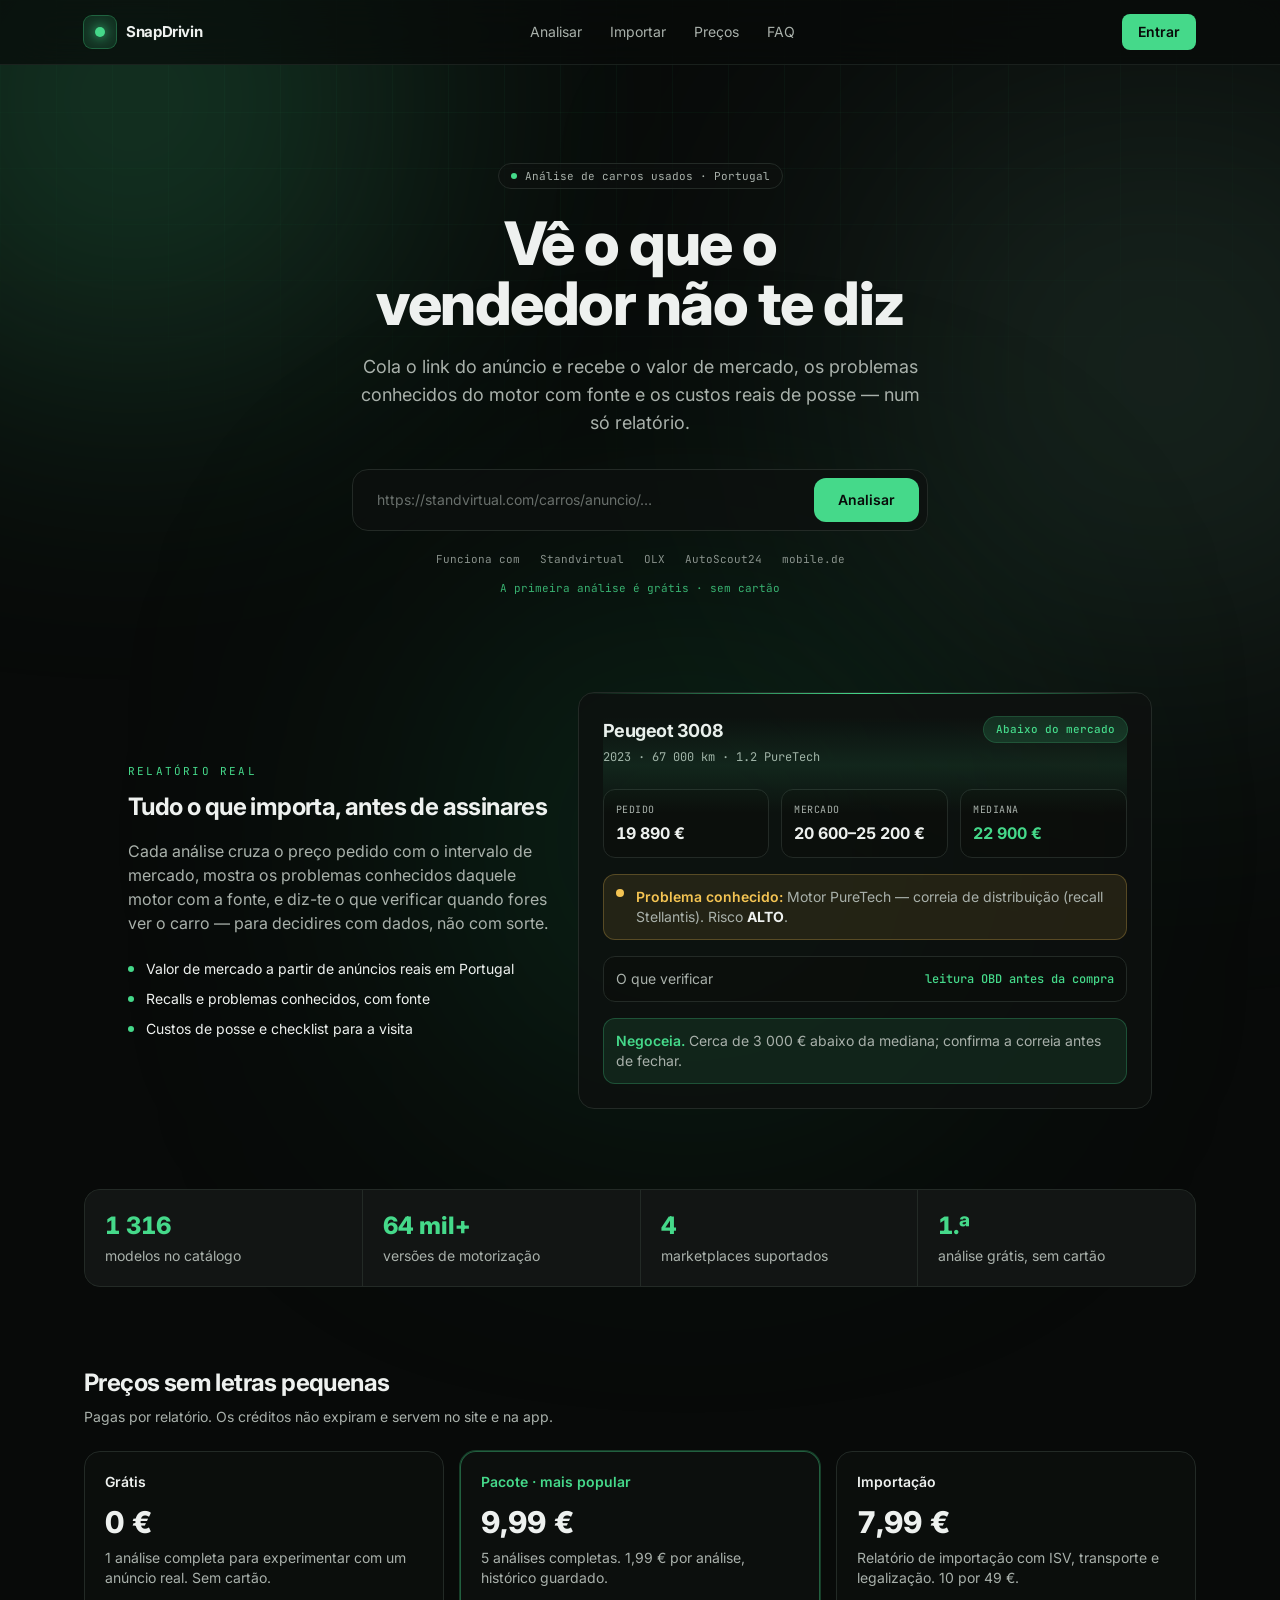
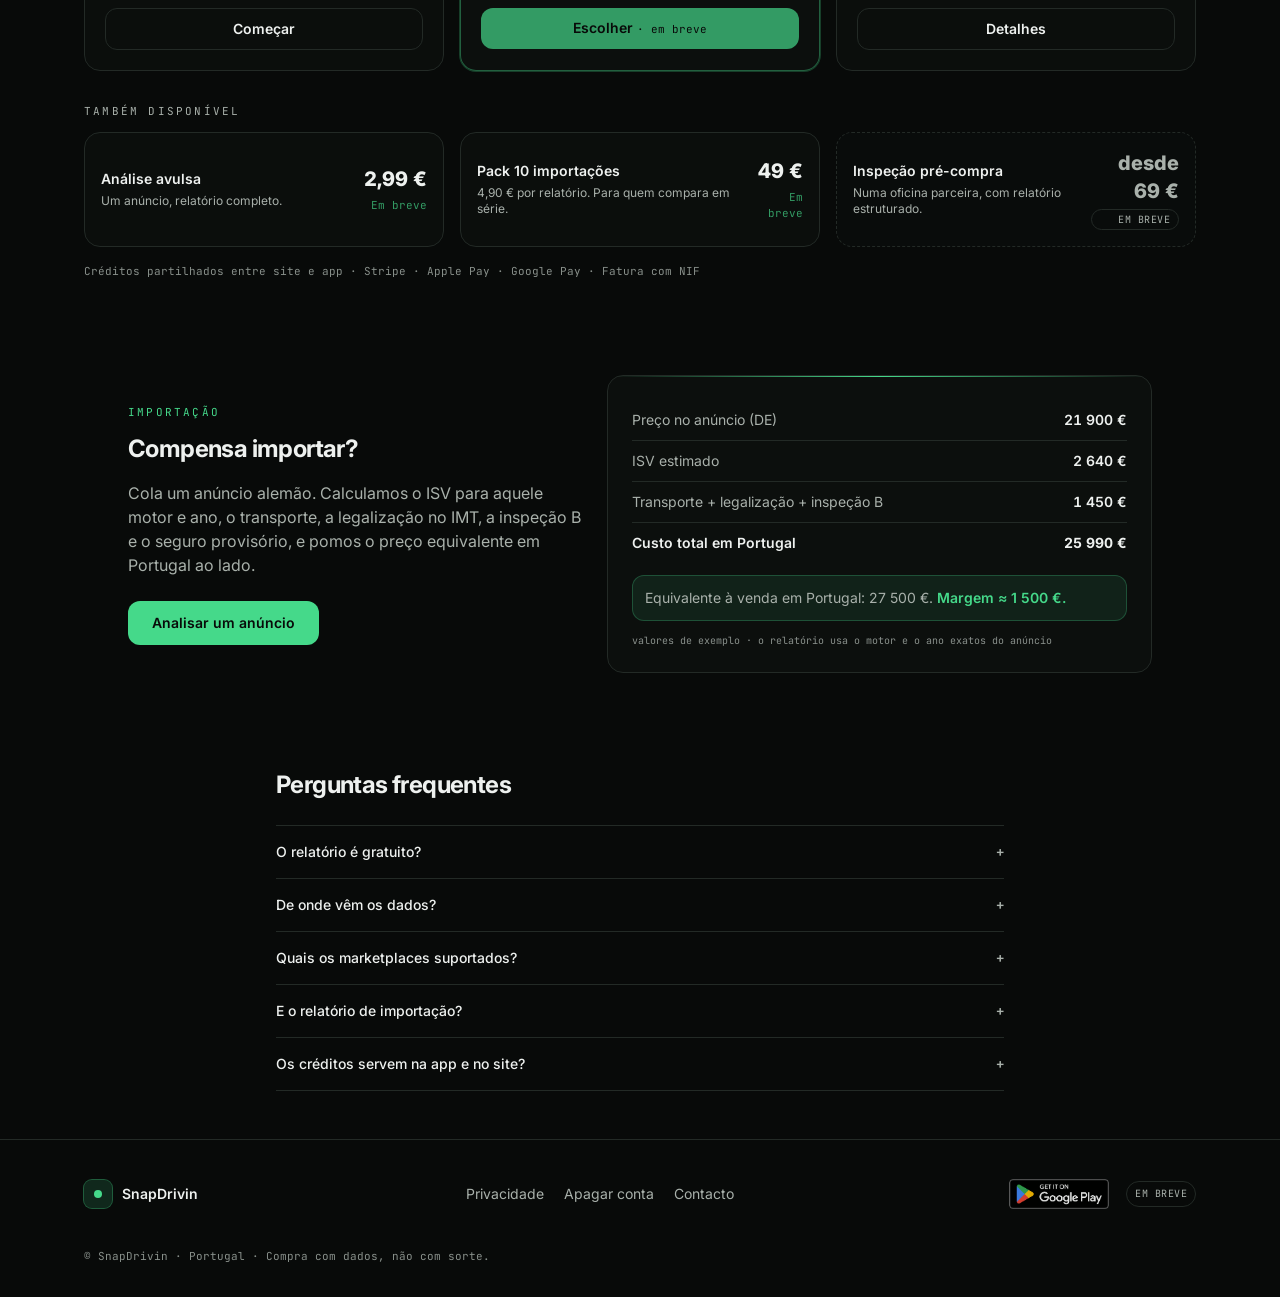
<file: index.html>
<!DOCTYPE html><html lang="pt"> <head><meta charset="utf-8"><meta name="viewport" content="width=device-width, initial-scale=1"><meta name="color-scheme" content="dark"><title>SnapDrivin — vê o que o vendedor não te diz</title><meta name="description" content="Cola o link do anúncio e recebe o valor de mercado, os problemas conhecidos do motor com fonte e os custos reais de posse — num só relatório."><link rel="canonical" href="https://snapdrivin.pt/"><link rel="icon" type="image/png" href="/favicon.png"><!-- Open Graph --><meta property="og:type" content="website"><meta property="og:site_name" content="SnapDrivin"><meta property="og:title" content="SnapDrivin — vê o que o vendedor não te diz"><meta property="og:description" content="Cola o link do anúncio e recebe o valor de mercado, os problemas conhecidos do motor com fonte e os custos reais de posse — num só relatório."><meta property="og:url" content="https://snapdrivin.pt/"><meta property="og:image" content="https://snapdrivin.pt/favicon.png"><meta property="og:locale" content="pt_PT"><!-- Twitter --><meta name="twitter:card" content="summary_large_image"><meta name="twitter:title" content="SnapDrivin — vê o que o vendedor não te diz"><meta name="twitter:description" content="Cola o link do anúncio e recebe o valor de mercado, os problemas conhecidos do motor com fonte e os custos reais de posse — num só relatório."><meta name="twitter:image" content="https://snapdrivin.pt/favicon.png"><!-- Fonts: Inter (body/display) + JetBrains Mono (mono) --><link rel="preconnect" href="https://fonts.googleapis.com"><link rel="preconnect" href="https://fonts.gstatic.com" crossorigin><link rel="stylesheet" href="https://fonts.googleapis.com/css2?family=Inter:wght@400;500;600;700;800&family=JetBrains+Mono:wght@400;500&display=swap"><link rel="stylesheet" href="/_astro/analisar.nRE-r0Nr.css"></head> <body class="bare">  <div class="min-h-screen bg-ink text-paper font-sans antialiased relative overflow-x-hidden"> <!-- glows --> <div class="pointer-events-none fixed inset-0 z-0"> <div class="absolute inset-0 bg-[linear-gradient(to_right,rgba(69,217,138,0.05)_1px,transparent_1px),linear-gradient(to_bottom,rgba(69,217,138,0.05)_1px,transparent_1px)] bg-[size:56px_56px] [mask-image:radial-gradient(ellipse_80%_60%_at_50%_0%,black,transparent)]"></div> <div class="absolute -top-40 -left-32 h-[520px] w-[520px] rounded-full bg-brine/25 blur-[140px]"></div> <div class="absolute top-[10%] -right-40 h-[560px] w-[560px] rounded-full bg-halo/15 blur-[160px]"></div> <div class="absolute bottom-[-20%] left-[35%] h-[480px] w-[480px] rounded-full bg-brine-deep/20 blur-[150px]"></div> </div> <div class="relative z-10"> <!-- HEADER --> <header class="sticky top-0 z-30 border-b border-line/70 bg-ink/70 backdrop-blur-xl"> <div class="mx-auto flex max-w-6xl items-center justify-between px-5 py-3.5"> <a href="#analisar" class="flex items-center gap-2.5"> <span class="grid size-8 place-items-center rounded-lg bg-brine/15 ring-1 ring-brine/40"><span class="size-2.5 rounded-full bg-brine shadow-[0_0_12px_2px_rgba(69,217,138,0.6)]"></span></span> <span class="text-[15px] font-bold tracking-tight">SnapDrivin</span> </a> <nav class="hidden items-center gap-7 text-sm text-mist md:flex"> <a href="#analisar" class="transition-colors hover:text-paper">Analisar</a> <a href="/importar/" class="transition-colors hover:text-paper">Importar</a> <a href="/precos/" class="transition-colors hover:text-paper">Preços</a> <a href="#faq" class="transition-colors hover:text-paper">FAQ</a> </nav> <div class="flex items-center gap-2"> <a href="#entrar" class="rounded-lg bg-brine px-4 py-2 text-sm font-semibold text-ink transition-colors hover:bg-halo">Entrar</a> <label for="m" class="grid size-9 cursor-pointer place-items-center rounded-lg border border-line bg-ink-soft/60 md:hidden"><span class="sr-only">Abrir menu</span><span class="block h-px w-4 bg-paper shadow-[0_5px_0_#eef1ef,0_-5px_0_#eef1ef]"></span></label> </div> </div> <input id="m" type="checkbox" class="hidden"> <div class="drawer hidden border-t border-line bg-ink/95 backdrop-blur-xl md:!hidden"> <nav class="mx-auto flex max-w-6xl flex-col px-5 py-2 text-[15px] text-mist"> <a href="#analisar" class="border-b border-line py-3.5 transition-colors hover:text-paper">Analisar</a> <a href="/importar/" class="border-b border-line py-3.5 transition-colors hover:text-paper">Importar</a> <a href="/precos/" class="border-b border-line py-3.5 transition-colors hover:text-paper">Preços</a> <a href="#faq" class="py-3.5 transition-colors hover:text-paper">FAQ</a> </nav> </div> </header> <main> <!-- HERO --> <section id="analisar" class="mx-auto max-w-6xl px-5 pt-16 pb-12 md:pt-24"> <div class="rise mx-auto max-w-2xl text-center" style="animation-delay:60ms"> <span class="inline-flex items-center gap-2 rounded-full border border-line bg-ink-soft/60 px-3 py-1 font-mono text-[11px] text-mist"><span class="size-1.5 rounded-full bg-brine"></span> Análise de carros
            usados · Portugal</span> <h1 class="mt-6 text-4xl font-extrabold leading-[1.05] tracking-tight text-balance md:text-6xl">
Vê o que o vendedor não te diz
</h1> <p class="mx-auto mt-5 max-w-xl text-pretty text-mist md:text-lg">
Cola o link do anúncio e recebe o valor de mercado, os problemas
            conhecidos do motor com fonte e os custos reais de posse — num só
            relatório.
</p> </div> <div class="rise mx-auto mt-8 max-w-xl" style="animation-delay:240ms"> <form id="analyze-form" method="get" action="/analisar" class="flex flex-col gap-2 rounded-2xl border border-line bg-ink-soft/70 p-2 backdrop-blur-md sm:flex-row"> <input name="url" type="url" inputmode="url" placeholder="https://standvirtual.com/carros/anuncio/…" aria-label="Link do anúncio" class="min-w-0 flex-1 rounded-xl bg-transparent px-4 py-3 text-sm text-paper outline-none placeholder:text-mist/60"> <button type="submit" class="rounded-xl bg-brine px-6 py-3 text-sm font-semibold text-ink transition-colors hover:bg-halo">Analisar</button> </form> <div class="mt-5 flex flex-wrap items-center justify-center gap-x-5 gap-y-2 font-mono text-[11px] text-mist/80"> <span>Funciona com</span><span>Standvirtual</span><span>OLX</span><span>AutoScout24</span><span>mobile.de</span> </div> <p class="mt-3 text-center font-mono text-[11px] text-brine/80">
A primeira análise é grátis · sem cartão
</p> </div> </section> <!-- REPORT --> <section id="relatorio" class="mx-auto max-w-6xl px-5 py-12"> <div class="rise mx-auto grid max-w-5xl gap-6 md:grid-cols-[1fr_1.35fr]" style="animation-delay:420ms"> <div class="flex flex-col justify-center"> <p class="font-mono text-[11px] uppercase tracking-[0.2em] text-brine">
Relatório real
</p> <h2 class="mt-3 text-2xl font-bold tracking-tight text-balance">
Tudo o que importa, antes de assinares
</h2> <p class="mt-4 text-pretty text-mist">
Cada análise cruza o preço pedido com o intervalo de mercado,
              mostra os problemas conhecidos daquele motor com a fonte, e diz-te
              o que verificar quando fores ver o carro — para decidires com
              dados, não com sorte.
</p> <ul class="mt-6 space-y-2.5 text-sm"> <li class="flex items-center gap-3"> <span class="size-1.5 rounded-full bg-brine"></span> Valor de mercado
                a partir de anúncios reais em Portugal
</li> <li class="flex items-center gap-3"> <span class="size-1.5 rounded-full bg-brine"></span> Recalls e problemas
                conhecidos, com fonte
</li> <li class="flex items-center gap-3"> <span class="size-1.5 rounded-full bg-brine"></span> Custos de posse
                e checklist para a visita
</li> </ul> </div> <div class="relative overflow-hidden rounded-2xl border border-line bg-ink-soft/80 p-6 backdrop-blur-md"> <div class="pointer-events-none absolute inset-x-0 top-0 h-px bg-gradient-to-r from-transparent via-brine to-transparent"></div> <div class="scan pointer-events-none absolute inset-x-6 h-24 bg-gradient-to-b from-transparent via-brine/10 to-transparent"></div> <div class="flex items-start justify-between"> <div> <p class="text-lg font-bold tracking-tight">Peugeot 3008</p> <p class="mt-1 font-mono text-xs text-mist">
2023 · 67 000 km · 1.2 PureTech
</p> </div> <span class="rounded-full bg-brine/15 px-3 py-1 font-mono text-[11px] font-medium text-brine ring-1 ring-brine/30">Abaixo do mercado</span> </div> <div class="mt-6 grid grid-cols-3 gap-3"> <div class="rounded-xl border border-line bg-ink/40 p-3"> <p class="font-mono text-[10px] uppercase tracking-wider text-mist">
Pedido
</p> <p class="fill mt-1 text-base font-bold tabular-nums">
19 890 €
</p> </div> <div class="rounded-xl border border-line bg-ink/40 p-3"> <p class="font-mono text-[10px] uppercase tracking-wider text-mist">
Mercado
</p> <p class="fill mt-1 text-base font-bold tabular-nums">
20 600–25 200 €
</p> </div> <div class="rounded-xl border border-line bg-ink/40 p-3"> <p class="font-mono text-[10px] uppercase tracking-wider text-mist">
Mediana
</p> <p class="fill mt-1 text-base font-bold tabular-nums text-brine">
22 900 €
</p> </div> </div> <div class="mt-4 flex items-start gap-3 rounded-xl border border-amber/25 bg-amber/10 p-3"> <span class="mt-0.5 size-2 shrink-0 rounded-full bg-amber"></span> <p class="text-sm"> <span class="font-semibold text-amber">Problema conhecido:</span> <span class="text-mist">Motor PureTech — correia de distribuição (recall Stellantis).
                  Risco <b class="text-paper">ALTO</b>.</span> </p> </div> <div class="mt-4 flex items-center justify-between rounded-xl border border-line bg-ink/40 px-3 py-3"> <span class="text-sm text-mist">O que verificar</span> <span class="font-mono text-xs font-medium text-brine">leitura OBD antes da compra</span> </div> <div class="mt-4 rounded-xl border border-brine/25 bg-brine/10 px-3 py-3 text-sm"> <span class="font-semibold text-brine">Negoceia.</span> <span class="text-mist">Cerca de 3 000 € abaixo da mediana; confirma a correia antes de
                fechar.</span> </div> </div> </div> </section> <!-- STATS --> <section class="mx-auto max-w-6xl px-5 py-8"> <div class="rise grid grid-cols-2 gap-px overflow-hidden rounded-2xl border border-line bg-line md:grid-cols-4" style="animation-delay:560ms"> <div class="bg-ink-soft/80 p-5"> <p class="text-2xl font-extrabold tabular-nums text-brine">1 316</p> <p class="mt-1 text-sm text-mist">modelos no catálogo</p> </div> <div class="bg-ink-soft/80 p-5"> <p class="text-2xl font-extrabold tabular-nums text-brine">
64 mil+
</p> <p class="mt-1 text-sm text-mist">versões de motorização</p> </div> <div class="bg-ink-soft/80 p-5"> <p class="text-2xl font-extrabold tabular-nums text-brine">4</p> <p class="mt-1 text-sm text-mist">marketplaces suportados</p> </div> <div class="bg-ink-soft/80 p-5"> <p class="text-2xl font-extrabold tabular-nums text-brine">1.ª</p> <p class="mt-1 text-sm text-mist">análise grátis, sem cartão</p> </div> </div> </section> <!-- PRICING --> <section id="precos" class="mx-auto max-w-6xl px-5 py-12"> <div class="rise" style="animation-delay:680ms"> <h2 class="text-2xl font-bold tracking-tight text-balance">
Preços sem letras pequenas
</h2> <p class="mt-2 text-sm text-mist">
Pagas por relatório. Os créditos não expiram e servem no site e na
            app.
</p> <div class="mt-6 grid gap-4 md:grid-cols-3"> <div class="rounded-2xl border border-line bg-ink-soft/60 p-5 backdrop-blur-md transition-colors hover:border-mist/40"> <p class="text-sm font-semibold">Grátis</p> <p class="mt-3 text-3xl font-extrabold tabular-nums">0 €</p> <p class="mt-2 text-sm text-mist">
1 análise completa para experimentar com um anúncio real. Sem
                cartão.
</p> <a href="#analisar" class="mt-5 block rounded-xl border border-line py-2.5 text-center text-sm font-semibold transition-colors hover:text-brine">Começar</a> </div> <div class="rounded-2xl border border-brine/40 bg-ink-soft/80 p-5 ring-1 ring-brine/25 transition-colors hover:border-brine/70"> <p class="text-sm font-semibold text-brine">
Pacote · mais popular
</p> <p class="mt-3 text-3xl font-extrabold tabular-nums">9,99 €</p> <p class="mt-2 text-sm text-mist">
5 análises completas. 1,99 € por análise, histórico guardado.
</p> <button type="button" disabled aria-disabled="true" title="em breve" class="mt-5 block w-full cursor-not-allowed rounded-xl bg-brine py-2.5 text-center text-sm font-semibold text-ink opacity-70">
Escolher  <span class="font-mono text-[11px] font-normal">
· em breve
</span> </button> </div> <div class="rounded-2xl border border-line bg-ink-soft/60 p-5 backdrop-blur-md transition-colors hover:border-mist/40"> <p class="text-sm font-semibold">Importação</p> <p class="mt-3 text-3xl font-extrabold tabular-nums">7,99 €</p> <p class="mt-2 text-sm text-mist">
Relatório de importação com ISV, transporte e legalização. 10
                por 49 €.
</p> <a href="#importar" class="mt-5 block rounded-xl border border-line py-2.5 text-center text-sm font-semibold transition-colors hover:text-brine">Detalhes</a> </div> </div> <p class="mt-8 font-mono text-[11px] uppercase tracking-[0.2em] text-mist">
Também disponível
</p> <div class="mt-3 grid gap-4 md:grid-cols-3"> <div class="flex items-center justify-between gap-4 rounded-2xl border border-line bg-ink-soft/60 p-4 backdrop-blur-md transition-colors hover:border-mist/40"> <div> <p class="text-sm font-semibold">Análise avulsa</p> <p class="mt-1 text-xs text-mist">
Um anúncio, relatório completo.
</p> </div> <div class="text-right"> <p class="text-xl font-extrabold tabular-nums">2,99 €</p> <span aria-disabled="true" title="em breve" class="mt-1 block cursor-not-allowed font-mono text-[11px] text-brine opacity-70">
Em breve
</span> </div> </div> <div class="flex items-center justify-between gap-4 rounded-2xl border border-line bg-ink-soft/60 p-4 backdrop-blur-md transition-colors hover:border-mist/40"> <div> <p class="text-sm font-semibold">Pack 10 importações</p> <p class="mt-1 text-xs text-mist">
4,90 € por relatório. Para quem compara em série.
</p> </div> <div class="text-right"> <p class="text-xl font-extrabold tabular-nums">49 €</p> <span aria-disabled="true" title="em breve" class="mt-1 block cursor-not-allowed font-mono text-[11px] text-brine opacity-70">
Em breve
</span> </div> </div> <div class="flex items-center justify-between gap-4 rounded-2xl border border-dashed border-line bg-ink-soft/40 p-4 backdrop-blur-md"> <div> <p class="text-sm font-semibold">Inspeção pré-compra</p> <p class="mt-1 text-xs text-mist">
Numa oficina parceira, com relatório estruturado.
</p> </div> <div class="text-right"> <p class="text-xl font-extrabold tabular-nums text-mist">
desde 69 €
</p> <span class="mt-1 block rounded-full border border-line px-2 py-0.5 font-mono text-[10px] uppercase tracking-wider text-mist">Em breve</span> </div> </div> </div> <p class="mt-4 font-mono text-[11px] text-mist/80">
Créditos partilhados entre site e app · Stripe · Apple Pay · Google
            Pay · Fatura com NIF
</p> </div> </section> <!-- IMPORT --> <section id="importar" class="mx-auto max-w-6xl px-5 py-12"> <div class="rise mx-auto grid max-w-5xl gap-6 md:grid-cols-[1fr_1.2fr]" style="animation-delay:740ms"> <div class="flex flex-col justify-center"> <p class="font-mono text-[11px] uppercase tracking-[0.2em] text-brine">
Importação
</p> <h2 class="mt-3 text-2xl font-bold tracking-tight text-balance">
Compensa importar?
</h2> <p class="mt-4 text-pretty text-mist">
Cola um anúncio alemão. Calculamos o ISV para aquele motor e ano,
              o transporte, a legalização no IMT, a inspeção B e o seguro
              provisório, e pomos o preço equivalente em Portugal ao lado.
</p> <a href="#analisar" class="mt-6 inline-block w-fit rounded-xl bg-brine px-6 py-3 text-sm font-semibold text-ink transition-colors hover:bg-halo">Analisar um anúncio</a> </div> <div class="relative overflow-hidden rounded-2xl border border-line bg-ink-soft/80 p-6 backdrop-blur-md"> <div class="pointer-events-none absolute inset-x-0 top-0 h-px bg-gradient-to-r from-transparent via-brine to-transparent"></div> <div class="space-y-0 text-sm"> <div class="flex justify-between border-b border-line py-2.5"> <span class="text-mist">Preço no anúncio (DE)</span><span class="tabular-nums font-semibold">21 900 €</span> </div> <div class="flex justify-between border-b border-line py-2.5"> <span class="text-mist">ISV estimado</span><span class="tabular-nums font-semibold">2 640 €</span> </div> <div class="flex justify-between border-b border-line py-2.5"> <span class="text-mist">Transporte + legalização + inspeção B</span><span class="tabular-nums font-semibold">1 450 €</span> </div> <div class="flex justify-between py-2.5"> <span class="font-semibold">Custo total em Portugal</span><span class="tabular-nums font-bold">25 990 €</span> </div> </div> <div class="mt-3 rounded-xl border border-brine/25 bg-brine/10 px-3 py-3 text-sm"> <span class="text-mist">Equivalente à venda em Portugal: 27 500 €.</span> <span class="font-semibold text-brine">Margem ≈ 1 500 €.</span> </div> <p class="mt-3 font-mono text-[10px] text-mist/80">
valores de exemplo · o relatório usa o motor e o ano exatos do
              anúncio
</p> </div> </div> </section> <!-- FAQ --> <section id="faq" class="mx-auto max-w-3xl px-5 py-12"> <div class="rise" style="animation-delay:780ms"> <h2 class="text-2xl font-bold tracking-tight text-balance">
Perguntas frequentes
</h2> <div class="mt-6 divide-y divide-line border-y border-line"> <details class="group py-4"> <summary class="flex cursor-pointer list-none items-center justify-between text-sm font-medium"><span>O relatório é gratuito?</span><span class="font-mono text-mist transition-transform group-open:rotate-45">+</span></summary> <p class="mt-3 text-sm text-mist">
A primeira análise é grátis, sem cartão. Depois pagas por
                relatório: 2,99 € a unidade ou 9,99 € por cinco. Os créditos não
                expiram.
</p> </details> <details class="group py-4"> <summary class="flex cursor-pointer list-none items-center justify-between text-sm font-medium"><span>De onde vêm os dados?</span><span class="font-mono text-mist transition-transform group-open:rotate-45">+</span></summary> <p class="mt-3 text-sm text-mist">
O preço de mercado vem de anúncios reais de carros semelhantes à
                venda em Portugal. Os problemas conhecidos vêm de fontes que
                podes verificar: recalls, fóruns de proprietários e manuais do
                fabricante.
</p> </details> <details class="group py-4"> <summary class="flex cursor-pointer list-none items-center justify-between text-sm font-medium"><span>Quais os marketplaces suportados?</span><span class="font-mono text-mist transition-transform group-open:rotate-45">+</span></summary> <p class="mt-3 text-sm text-mist">
Standvirtual, OLX, AutoScout24 e mobile.de. Basta colar o link
                do anúncio; se não for reconhecido, podes introduzir os dados à
                mão.
</p> </details> <details class="group py-4"> <summary class="flex cursor-pointer list-none items-center justify-between text-sm font-medium"><span>E o relatório de importação?</span><span class="font-mono text-mist transition-transform group-open:rotate-45">+</span></summary> <p class="mt-3 text-sm text-mist">
Para anúncios do AutoScout24 e mobile.de: ISV para o motor e ano,
                transporte, legalização, inspeção B e seguro provisório, com o
                preço equivalente em Portugal ao lado. 7,99 € por relatório ou
                10 por 49 €.
</p> </details> <details class="group py-4"> <summary class="flex cursor-pointer list-none items-center justify-between text-sm font-medium"><span>Os créditos servem na app e no site?</span><span class="font-mono text-mist transition-transform group-open:rotate-45">+</span></summary> <p class="mt-3 text-sm text-mist">
Sim. A conta é a mesma; o saldo e o histórico aparecem nos dois.
</p> </details> </div> </div> </section> </main> <!-- FOOTER --> <footer id="entrar" class="border-t border-line"> <div class="mx-auto flex max-w-6xl flex-col items-center justify-between gap-4 px-5 py-8 text-sm text-mist md:flex-row"> <div class="flex items-center gap-2.5"> <span class="grid size-7 place-items-center rounded-lg bg-brine/15 ring-1 ring-brine/40"><span class="size-2 rounded-full bg-brine"></span></span> <span class="font-semibold text-paper">SnapDrivin</span> </div> <nav class="flex items-center gap-5"> <a href="/privacy" class="py-2 transition-colors hover:text-paper">Privacidade</a> <a href="/delete-account" class="py-2 transition-colors hover:text-paper">Apagar conta</a> <a href="/contacto/" class="py-2 transition-colors hover:text-paper">Contacto</a> </nav> <div class="inline-flex items-center gap-2.5"> <img src="/google-play-badge.png" alt="Brevemente no Google Play" class="h-11 w-auto opacity-90"> <span class="rounded-full border border-line px-2 py-0.5 font-mono text-[10px] uppercase tracking-wider text-mist">
Em breve
</span> </div> </div> <p class="mx-auto max-w-6xl px-5 pb-8 text-center font-mono text-[11px] text-mist/80 md:text-left">
© SnapDrivin · Portugal · Compra com dados, não com sorte.
</p> </footer> </div> </div> <script type="module">function r(e){return`/analisar/?url=${encodeURIComponent(e)}`}const t=document.getElementById("analyze-form");t?.addEventListener("submit",e=>{const n=t.querySelector("input[name='url']")?.value.trim();n&&(e.preventDefault(),window.location.href=r(n))});</script>   </body> </html>
</file>
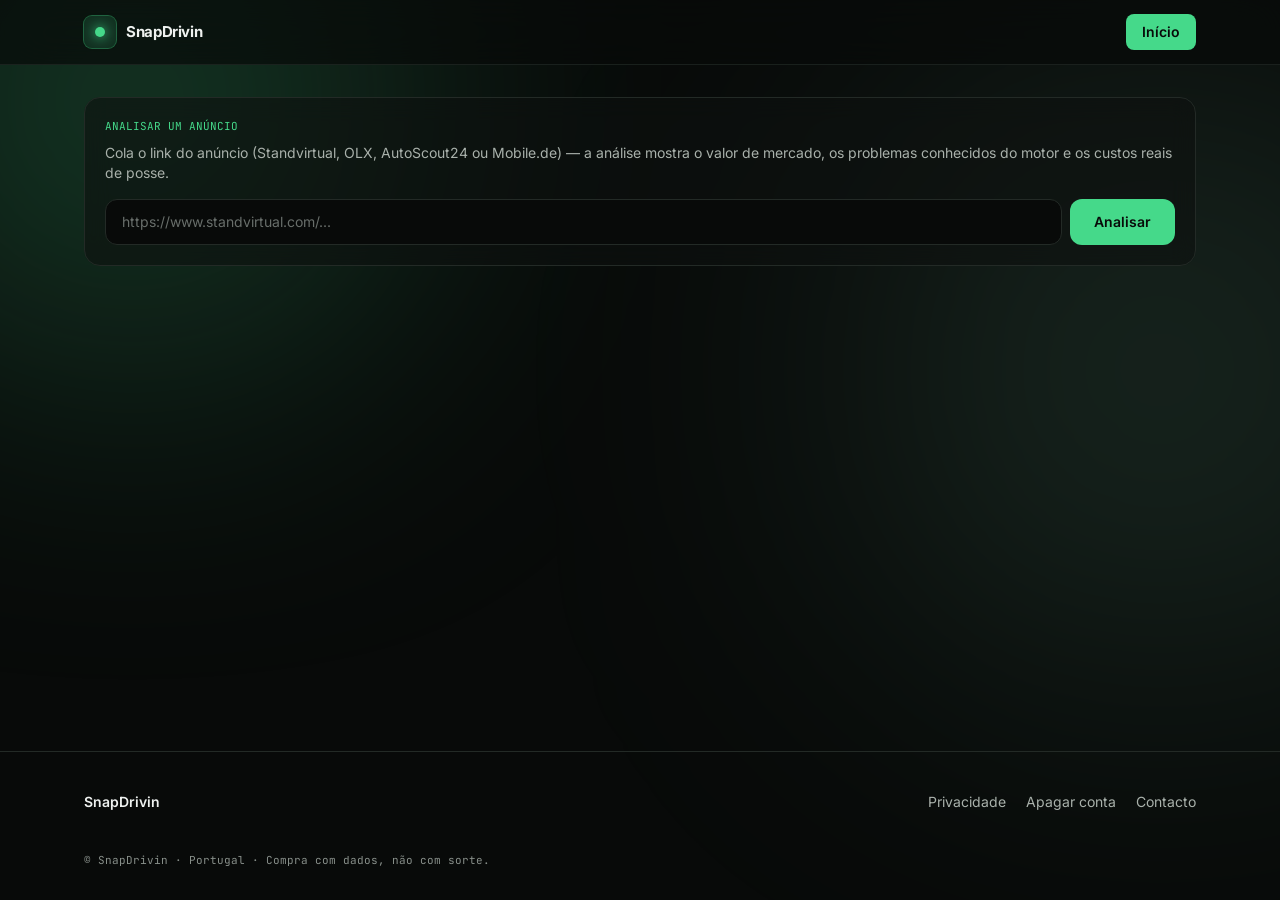
<file: analisar/index.html>
<!DOCTYPE html><html lang="pt"> <head><meta charset="utf-8"><meta name="viewport" content="width=device-width, initial-scale=1"><meta name="color-scheme" content="dark"><title>Analisar anúncio — SnapDrivin</title><meta name="description" content="Cola o link de um anúncio de carro usado e recebe o valor de mercado, os problemas conhecidos do motor e os custos reais de posse."><meta name="robots" content="noindex, nofollow"><link rel="canonical" href="https://snapdrivin.pt/analisar"><link rel="icon" type="image/png" href="/favicon.png"><!-- Open Graph --><meta property="og:type" content="website"><meta property="og:site_name" content="SnapDrivin"><meta property="og:title" content="Analisar anúncio — SnapDrivin"><meta property="og:description" content="Cola o link de um anúncio de carro usado e recebe o valor de mercado, os problemas conhecidos do motor e os custos reais de posse."><meta property="og:url" content="https://snapdrivin.pt/analisar"><meta property="og:image" content="https://snapdrivin.pt/favicon.png"><meta property="og:locale" content="pt_PT"><!-- Twitter --><meta name="twitter:card" content="summary_large_image"><meta name="twitter:title" content="Analisar anúncio — SnapDrivin"><meta name="twitter:description" content="Cola o link de um anúncio de carro usado e recebe o valor de mercado, os problemas conhecidos do motor e os custos reais de posse."><meta name="twitter:image" content="https://snapdrivin.pt/favicon.png"><!-- Fonts: Inter (body/display) + JetBrains Mono (mono) --><link rel="preconnect" href="https://fonts.googleapis.com"><link rel="preconnect" href="https://fonts.gstatic.com" crossorigin><link rel="stylesheet" href="https://fonts.googleapis.com/css2?family=Inter:wght@400;500;600;700;800&family=JetBrains+Mono:wght@400;500&display=swap"><link rel="stylesheet" href="/_astro/analisar.nRE-r0Nr.css"></head> <body class="bare">  <div class="min-h-screen bg-ink text-paper font-sans antialiased relative overflow-x-hidden"> <!-- glows --> <div class="pointer-events-none fixed inset-0 z-0"> <div class="absolute -top-40 -left-32 h-[520px] w-[520px] rounded-full bg-brine/25 blur-[140px]"></div> <div class="absolute top-[10%] -right-40 h-[560px] w-[560px] rounded-full bg-halo/15 blur-[160px]"></div> </div> <div class="relative z-10 flex min-h-screen flex-col"> <!-- HEADER --> <header class="sticky top-0 z-30 border-b border-line/70 bg-ink/70 backdrop-blur-xl"> <div class="mx-auto flex max-w-6xl items-center justify-between px-5 py-3.5"> <a href="/" class="flex items-center gap-2.5"> <span class="grid size-8 place-items-center rounded-lg bg-brine/15 ring-1 ring-brine/40"><span class="size-2.5 rounded-full bg-brine shadow-[0_0_12px_2px_rgba(69,217,138,0.6)]"></span></span> <span class="text-[15px] font-bold tracking-tight">SnapDrivin</span> </a> <a href="/" class="rounded-lg bg-brine px-4 py-2 text-sm font-semibold text-ink transition-colors hover:bg-halo">Início</a> </div> </header> <!-- REPORT ISLAND --> <main class="mx-auto w-full max-w-6xl flex-1 px-5 py-8"> <style>astro-island,astro-slot,astro-static-slot{display:contents}</style><script>(()=>{var e=async t=>{await(await t())()};(self.Astro||(self.Astro={})).only=e;window.dispatchEvent(new Event("astro:only"));})();</script><script>(()=>{var A=Object.defineProperty;var g=(i,o,a)=>o in i?A(i,o,{enumerable:!0,configurable:!0,writable:!0,value:a}):i[o]=a;var d=(i,o,a)=>g(i,typeof o!="symbol"?o+"":o,a);{let i={0:t=>m(t),1:t=>a(t),2:t=>new RegExp(t),3:t=>new Date(t),4:t=>new Map(a(t)),5:t=>new Set(a(t)),6:t=>BigInt(t),7:t=>new URL(t),8:t=>new Uint8Array(t),9:t=>new Uint16Array(t),10:t=>new Uint32Array(t),11:t=>1/0*t},o=t=>{let[l,e]=t;return l in i?i[l](e):void 0},a=t=>t.map(o),m=t=>typeof t!="object"||t===null?t:Object.fromEntries(Object.entries(t).map(([l,e])=>[l,o(e)]));class y extends HTMLElement{constructor(){super(...arguments);d(this,"Component");d(this,"hydrator");d(this,"hydrate",async()=>{var b;if(!this.hydrator||!this.isConnected)return;let e=(b=this.parentElement)==null?void 0:b.closest("astro-island[ssr]");if(e){e.addEventListener("astro:hydrate",this.hydrate,{once:!0});return}let c=this.querySelectorAll("astro-slot"),n={},h=this.querySelectorAll("template[data-astro-template]");for(let r of h){let s=r.closest(this.tagName);s!=null&&s.isSameNode(this)&&(n[r.getAttribute("data-astro-template")||"default"]=r.innerHTML,r.remove())}for(let r of c){let s=r.closest(this.tagName);s!=null&&s.isSameNode(this)&&(n[r.getAttribute("name")||"default"]=r.innerHTML)}let p;try{p=this.hasAttribute("props")?m(JSON.parse(this.getAttribute("props"))):{}}catch(r){let s=this.getAttribute("component-url")||"<unknown>",v=this.getAttribute("component-export");throw v&&(s+=` (export ${v})`),console.error(`[hydrate] Error parsing props for component ${s}`,this.getAttribute("props"),r),r}let u;await this.hydrator(this)(this.Component,p,n,{client:this.getAttribute("client")}),this.removeAttribute("ssr"),this.dispatchEvent(new CustomEvent("astro:hydrate"))});d(this,"unmount",()=>{this.isConnected||this.dispatchEvent(new CustomEvent("astro:unmount"))})}disconnectedCallback(){document.removeEventListener("astro:after-swap",this.unmount),document.addEventListener("astro:after-swap",this.unmount,{once:!0})}connectedCallback(){if(!this.hasAttribute("await-children")||document.readyState==="interactive"||document.readyState==="complete")this.childrenConnectedCallback();else{let e=()=>{document.removeEventListener("DOMContentLoaded",e),c.disconnect(),this.childrenConnectedCallback()},c=new MutationObserver(()=>{var n;((n=this.lastChild)==null?void 0:n.nodeType)===Node.COMMENT_NODE&&this.lastChild.nodeValue==="astro:end"&&(this.lastChild.remove(),e())});c.observe(this,{childList:!0}),document.addEventListener("DOMContentLoaded",e)}}async childrenConnectedCallback(){let e=this.getAttribute("before-hydration-url");e&&await import(e),this.start()}async start(){let e=JSON.parse(this.getAttribute("opts")),c=this.getAttribute("client");if(Astro[c]===void 0){window.addEventListener(`astro:${c}`,()=>this.start(),{once:!0});return}try{await Astro[c](async()=>{let n=this.getAttribute("renderer-url"),[h,{default:p}]=await Promise.all([import(this.getAttribute("component-url")),n?import(n):()=>()=>{}]),u=this.getAttribute("component-export")||"default";if(!u.includes("."))this.Component=h[u];else{this.Component=h;for(let f of u.split("."))this.Component=this.Component[f]}return this.hydrator=p,this.hydrate},e,this)}catch(n){console.error(`[astro-island] Error hydrating ${this.getAttribute("component-url")}`,n)}}attributeChangedCallback(){this.hydrate()}}d(y,"observedAttributes",["props"]),customElements.get("astro-island")||customElements.define("astro-island",y)}})();</script><astro-island uid="Z2fTBxH" component-url="/_astro/Analisar.BvgOyRf6.js" component-export="default" renderer-url="/_astro/client.DyaY0Adv.js" props="{}" ssr client="only" opts="{&quot;name&quot;:&quot;Analisar&quot;,&quot;value&quot;:&quot;preact&quot;}"></astro-island> <noscript> <p class="mt-4 text-sm text-mist">A análise precisa de JavaScript ativado.</p> </noscript> </main> <!-- FOOTER --> <footer class="border-t border-line"> <div class="mx-auto flex max-w-6xl flex-col items-center justify-between gap-4 px-5 py-8 text-sm text-mist md:flex-row"> <span class="font-semibold text-paper">SnapDrivin</span> <nav class="flex items-center gap-5"> <a href="/privacy" class="py-2 transition-colors hover:text-paper">Privacidade</a> <a href="/delete-account" class="py-2 transition-colors hover:text-paper">Apagar conta</a> <a href="/contacto/" class="py-2 transition-colors hover:text-paper">Contacto</a> </nav> </div> <p class="mx-auto max-w-6xl px-5 pb-8 text-center font-mono text-[11px] text-mist/80 md:text-left">
© SnapDrivin · Portugal · Compra com dados, não com sorte.
</p> </footer> </div> </div>   </body> </html>
</file>
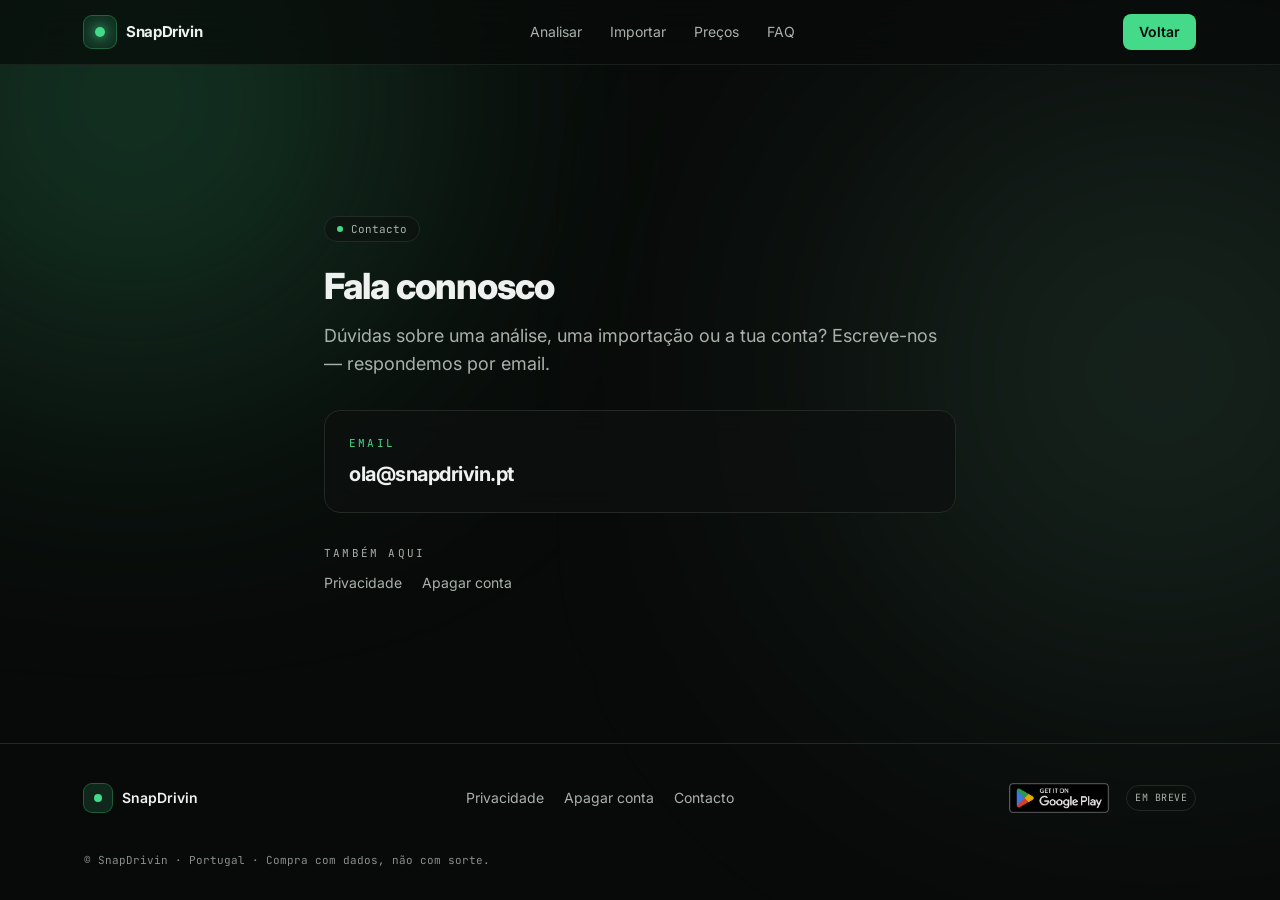
<file: contacto/index.html>
<!DOCTYPE html><html lang="pt"> <head><meta charset="utf-8"><meta name="viewport" content="width=device-width, initial-scale=1"><meta name="color-scheme" content="dark"><title>Contacto — SnapDrivin</title><meta name="description" content="Fala connosco. Dúvidas sobre uma análise, importação ou a tua conta — respondemos por email."><link rel="canonical" href="https://snapdrivin.pt/contacto"><link rel="icon" type="image/png" href="/favicon.png"><!-- Open Graph --><meta property="og:type" content="website"><meta property="og:site_name" content="SnapDrivin"><meta property="og:title" content="Contacto — SnapDrivin"><meta property="og:description" content="Fala connosco. Dúvidas sobre uma análise, importação ou a tua conta — respondemos por email."><meta property="og:url" content="https://snapdrivin.pt/contacto"><meta property="og:image" content="https://snapdrivin.pt/favicon.png"><meta property="og:locale" content="pt_PT"><!-- Twitter --><meta name="twitter:card" content="summary_large_image"><meta name="twitter:title" content="Contacto — SnapDrivin"><meta name="twitter:description" content="Fala connosco. Dúvidas sobre uma análise, importação ou a tua conta — respondemos por email."><meta name="twitter:image" content="https://snapdrivin.pt/favicon.png"><!-- Fonts: Inter (body/display) + JetBrains Mono (mono) --><link rel="preconnect" href="https://fonts.googleapis.com"><link rel="preconnect" href="https://fonts.gstatic.com" crossorigin><link rel="stylesheet" href="https://fonts.googleapis.com/css2?family=Inter:wght@400;500;600;700;800&family=JetBrains+Mono:wght@400;500&display=swap"><link rel="stylesheet" href="/_astro/analisar.nRE-r0Nr.css"></head> <body class="bare">  <div class="min-h-screen bg-ink text-paper font-sans antialiased relative overflow-x-hidden"> <!-- glows --> <div class="pointer-events-none fixed inset-0 z-0"> <div class="absolute -top-40 -left-32 h-[520px] w-[520px] rounded-full bg-brine/25 blur-[140px]"></div> <div class="absolute top-[10%] -right-40 h-[560px] w-[560px] rounded-full bg-halo/15 blur-[160px]"></div> </div> <div class="relative z-10 flex min-h-screen flex-col"> <!-- HEADER --> <header class="sticky top-0 z-30 border-b border-line/70 bg-ink/70 backdrop-blur-xl"> <div class="mx-auto flex max-w-6xl items-center justify-between px-5 py-3.5"> <a href="/" class="flex items-center gap-2.5"> <span class="grid size-8 place-items-center rounded-lg bg-brine/15 ring-1 ring-brine/40"><span class="size-2.5 rounded-full bg-brine shadow-[0_0_12px_2px_rgba(69,217,138,0.6)]"></span></span> <span class="text-[15px] font-bold tracking-tight">SnapDrivin</span> </a> <nav class="hidden items-center gap-7 text-sm text-mist md:flex"> <a href="/#analisar" class="transition-colors hover:text-paper">Analisar</a> <a href="/#importar" class="transition-colors hover:text-paper">Importar</a> <a href="/#precos" class="transition-colors hover:text-paper">Preços</a> <a href="/#faq" class="transition-colors hover:text-paper">FAQ</a> </nav> <div class="flex items-center gap-2"> <a href="/#analisar" class="rounded-lg bg-brine px-4 py-2 text-sm font-semibold text-ink transition-colors hover:bg-halo">Voltar</a> </div> </div> </header> <!-- CONTACT --> <main class="mx-auto flex w-full max-w-2xl flex-1 flex-col justify-center px-5 py-20"> <div class="rise" style="animation-delay:60ms"> <span class="inline-flex items-center gap-2 rounded-full border border-line bg-ink-soft/60 px-3 py-1 font-mono text-[11px] text-mist"><span class="size-1.5 rounded-full bg-brine"></span> Contacto</span> <h1 class="mt-6 text-3xl font-extrabold leading-[1.08] tracking-tight text-balance md:text-4xl">
Fala connosco
</h1> <p class="mt-4 text-pretty text-mist md:text-lg">
Dúvidas sobre uma análise, uma importação ou a tua conta? Escreve-nos
            — respondemos por email.
</p> <div class="mt-8 rounded-2xl border border-line bg-ink-soft/70 p-6 backdrop-blur-md"> <p class="font-mono text-[11px] uppercase tracking-[0.2em] text-brine">
Email
</p> <a href="mailto:ola@snapdrivin.pt" class="mt-2 block text-xl font-bold tracking-tight text-paper transition-colors hover:text-brine">ola@snapdrivin.pt</a> </div> <p class="mt-8 font-mono text-[11px] uppercase tracking-[0.2em] text-mist">
Também aqui
</p> <nav class="mt-3 flex flex-wrap items-center gap-x-5 gap-y-2 text-sm"> <a href="/privacy" class="text-mist transition-colors hover:text-paper">Privacidade</a> <a href="/delete-account" class="text-mist transition-colors hover:text-paper">Apagar conta</a> </nav> </div> </main> <!-- FOOTER --> <footer class="border-t border-line"> <div class="mx-auto flex max-w-6xl flex-col items-center justify-between gap-4 px-5 py-8 text-sm text-mist md:flex-row"> <div class="flex items-center gap-2.5"> <span class="grid size-7 place-items-center rounded-lg bg-brine/15 ring-1 ring-brine/40"><span class="size-2 rounded-full bg-brine"></span></span> <span class="font-semibold text-paper">SnapDrivin</span> </div> <nav class="flex items-center gap-5"> <a href="/privacy" class="py-2 transition-colors hover:text-paper">Privacidade</a> <a href="/delete-account" class="py-2 transition-colors hover:text-paper">Apagar conta</a> <a href="/contacto/" class="py-2 transition-colors hover:text-paper">Contacto</a> </nav> <div class="inline-flex items-center gap-2.5"> <img src="/google-play-badge.png" alt="Brevemente no Google Play" class="h-11 w-auto opacity-90"> <span class="rounded-full border border-line px-2 py-0.5 font-mono text-[10px] uppercase tracking-wider text-mist">
Em breve
</span> </div> </div> <p class="mx-auto max-w-6xl px-5 pb-8 text-center font-mono text-[11px] text-mist/80 md:text-left">
© SnapDrivin · Portugal · Compra com dados, não com sorte.
</p> </footer> </div> </div>   </body> </html>
</file>
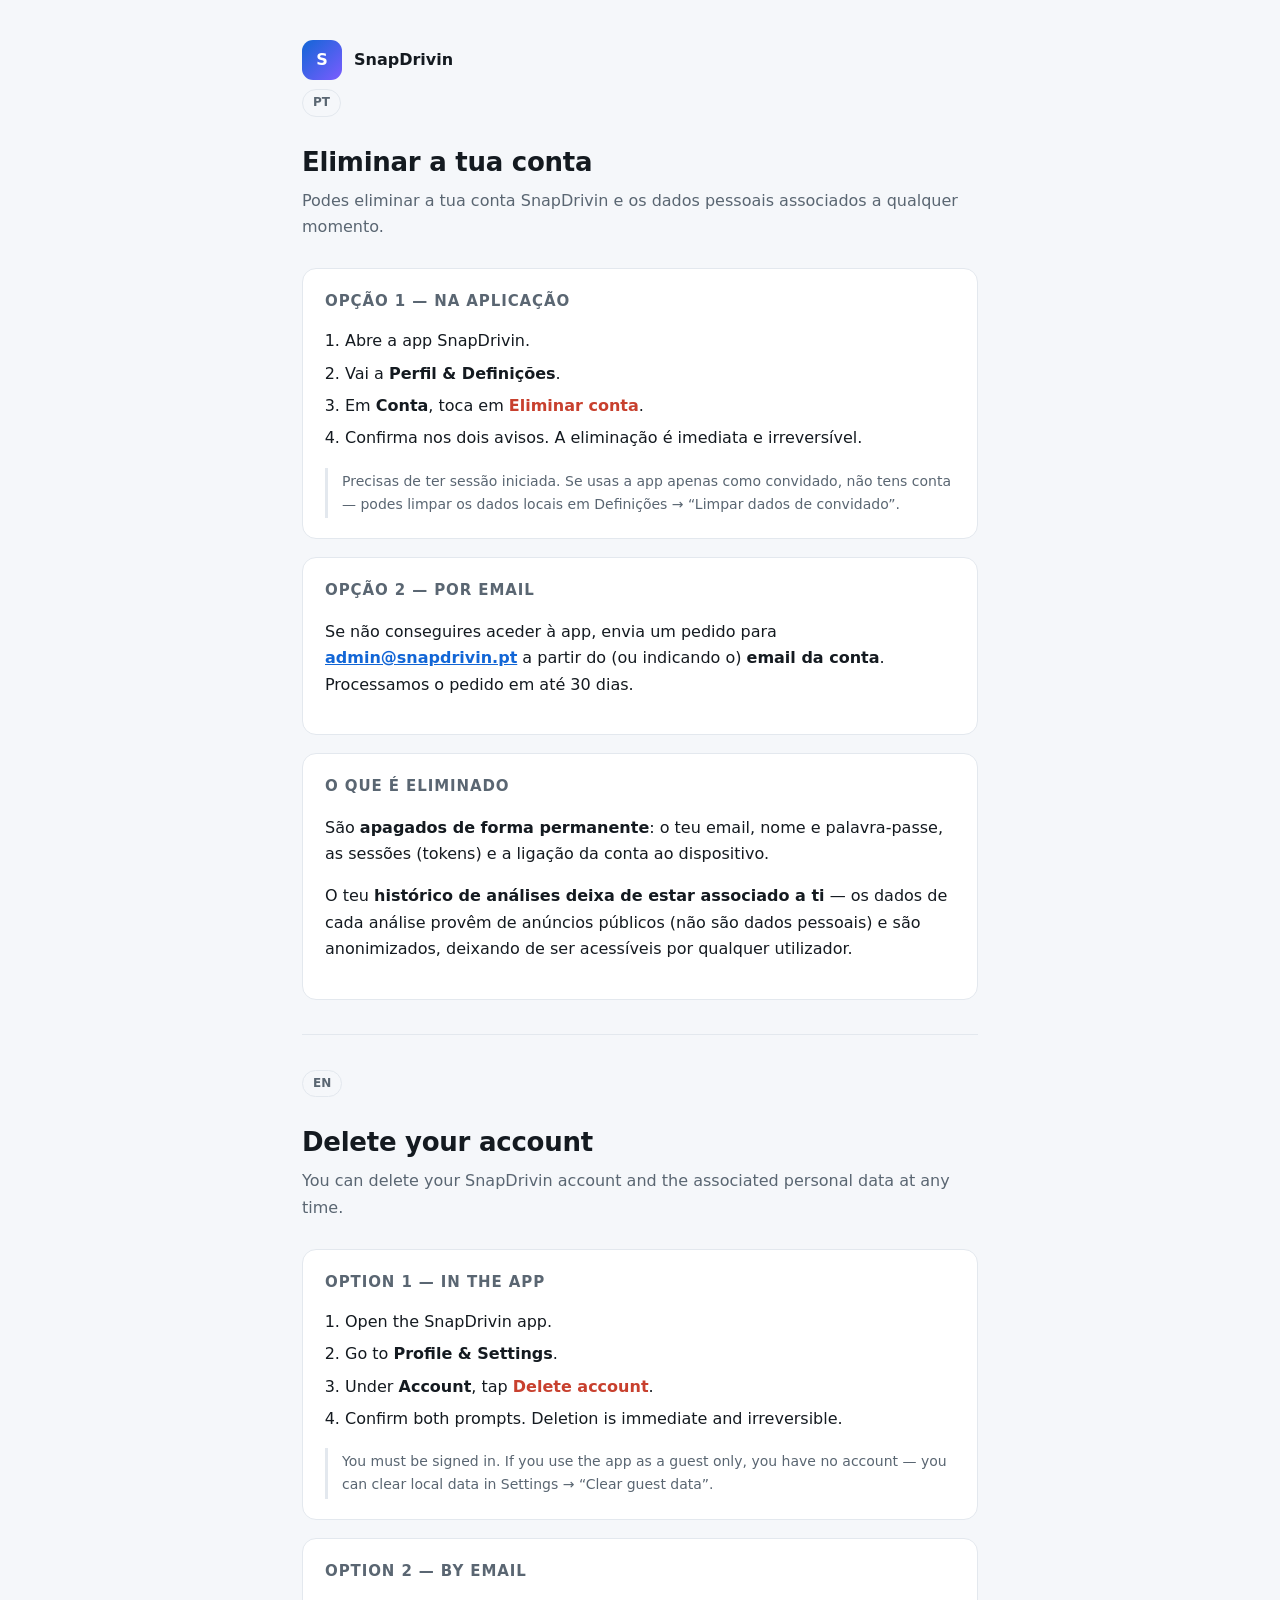
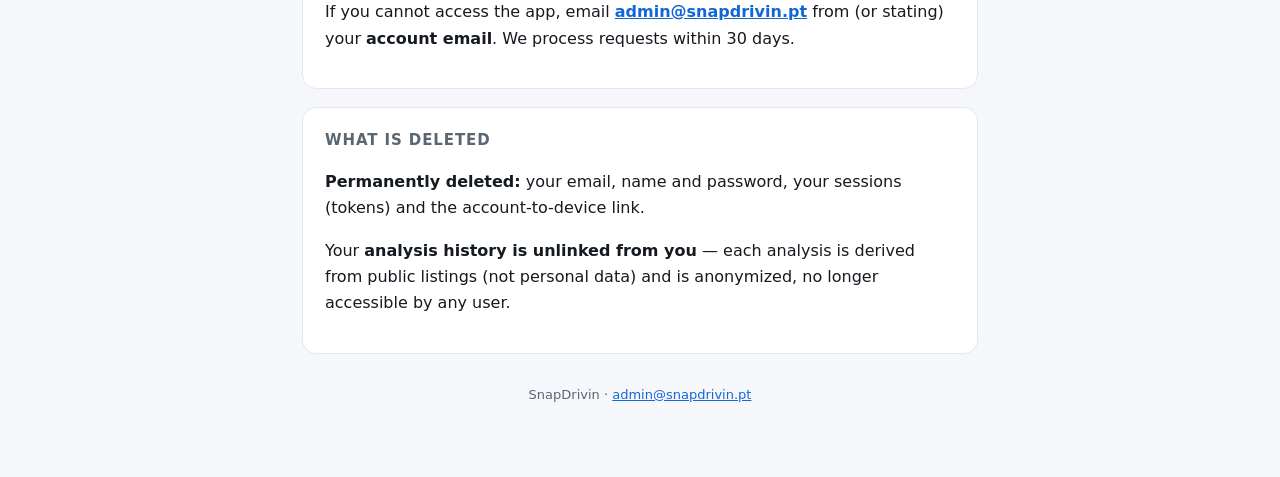
<file: delete-account/index.html>
<!doctype html>
<html lang="pt">
<head>
  <meta charset="utf-8">
  <meta name="viewport" content="width=device-width, initial-scale=1">
  <title>Eliminar conta · SnapDrivin</title>
  <meta name="description" content="Como eliminar a tua conta SnapDrivin e os dados associados — How to delete your SnapDrivin account and associated data.">
  <style>
    :root {
      --bg:#0f1216; --card:#171b21; --fg:#e7edf3; --mut:#9aa7b4; --acc:#4f9dff; --line:#252b33; --danger:#f0604d;
    }
    @media (prefers-color-scheme: light) {
      :root { --bg:#f5f7fa; --card:#ffffff; --fg:#141a20; --mut:#5a6672; --acc:#1266d6; --line:#e3e8ee; --danger:#c8402e; }
    }
    * { box-sizing:border-box; }
    body { margin:0; background:var(--bg); color:var(--fg); font:16px/1.65 -apple-system,BlinkMacSystemFont,"Segoe UI",Roboto,system-ui,sans-serif; }
    .wrap { max-width:720px; margin:0 auto; padding:40px 22px 72px; }
    header { display:flex; align-items:center; gap:12px; margin-bottom:8px; }
    .logo { width:40px; height:40px; border-radius:11px; background:linear-gradient(135deg,var(--acc),#7b5cff); display:flex; align-items:center; justify-content:center; font-weight:800; color:#fff; }
    h1 { font-size:26px; margin:18px 0 4px; letter-spacing:-.01em; }
    .sub { color:var(--mut); margin:0 0 28px; }
    .card { background:var(--card); border:1px solid var(--line); border-radius:14px; padding:20px 22px; margin:0 0 18px; }
    h2 { font-size:15px; text-transform:uppercase; letter-spacing:.06em; color:var(--mut); margin:0 0 14px; }
    h3 { font-size:17px; margin:18px 0 6px; }
    ol { margin:8px 0 0; padding-left:20px; } li { margin:6px 0; }
    a { color:var(--acc); }
    .mail { font-weight:700; }
    .note { font-size:14px; color:var(--mut); border-left:3px solid var(--line); padding:2px 0 2px 14px; margin:16px 0 0; }
    .lang { display:inline-block; font-size:12px; font-weight:700; color:var(--mut); border:1px solid var(--line); border-radius:999px; padding:3px 10px; margin-bottom:6px; }
    hr { border:none; border-top:1px solid var(--line); margin:34px 0; }
    footer { color:var(--mut); font-size:13px; text-align:center; margin-top:30px; }
    .del { color:var(--danger); font-weight:700; }
  </style>
</head>
<body>
  <div class="wrap">
    <header>
      <div class="logo">S</div>
      <strong>SnapDrivin</strong>
    </header>

    <!-- ───────────────────────── Português ───────────────────────── -->
    <span class="lang">PT</span>
    <h1>Eliminar a tua conta</h1>
    <p class="sub">Podes eliminar a tua conta SnapDrivin e os dados pessoais associados a qualquer momento.</p>

    <div class="card">
      <h2>Opção 1 — Na aplicação</h2>
      <ol>
        <li>Abre a app SnapDrivin.</li>
        <li>Vai a <strong>Perfil &amp; Definições</strong>.</li>
        <li>Em <strong>Conta</strong>, toca em <span class="del">Eliminar conta</span>.</li>
        <li>Confirma nos dois avisos. A eliminação é imediata e irreversível.</li>
      </ol>
      <p class="note">Precisas de ter sessão iniciada. Se usas a app apenas como convidado, não tens conta — podes limpar os dados locais em Definições → “Limpar dados de convidado”.</p>
    </div>

    <div class="card">
      <h2>Opção 2 — Por email</h2>
      <p>Se não conseguires aceder à app, envia um pedido para
        <a class="mail" href="mailto:admin@snapdrivin.pt?subject=Eliminar%20conta%20SnapDrivin">admin@snapdrivin.pt</a>
        a partir do (ou indicando o) <strong>email da conta</strong>. Processamos o pedido em até 30 dias.</p>
    </div>

    <div class="card">
      <h2>O que é eliminado</h2>
      <p>São <strong>apagados de forma permanente</strong>: o teu email, nome e palavra-passe, as sessões (tokens) e a ligação da conta ao dispositivo.</p>
      <p>O teu <strong>histórico de análises deixa de estar associado a ti</strong> — os dados de cada análise provêm de anúncios públicos (não são dados pessoais) e são anonimizados, deixando de ser acessíveis por qualquer utilizador.</p>
    </div>

    <hr>

    <!-- ───────────────────────── English ───────────────────────── -->
    <span class="lang">EN</span>
    <h1>Delete your account</h1>
    <p class="sub">You can delete your SnapDrivin account and the associated personal data at any time.</p>

    <div class="card">
      <h2>Option 1 — In the app</h2>
      <ol>
        <li>Open the SnapDrivin app.</li>
        <li>Go to <strong>Profile &amp; Settings</strong>.</li>
        <li>Under <strong>Account</strong>, tap <span class="del">Delete account</span>.</li>
        <li>Confirm both prompts. Deletion is immediate and irreversible.</li>
      </ol>
      <p class="note">You must be signed in. If you use the app as a guest only, you have no account — you can clear local data in Settings → “Clear guest data”.</p>
    </div>

    <div class="card">
      <h2>Option 2 — By email</h2>
      <p>If you cannot access the app, email
        <a class="mail" href="mailto:admin@snapdrivin.pt?subject=Delete%20SnapDrivin%20account">admin@snapdrivin.pt</a>
        from (or stating) your <strong>account email</strong>. We process requests within 30 days.</p>
    </div>

    <div class="card">
      <h2>What is deleted</h2>
      <p><strong>Permanently deleted:</strong> your email, name and password, your sessions (tokens) and the account-to-device link.</p>
      <p>Your <strong>analysis history is unlinked from you</strong> — each analysis is derived from public listings (not personal data) and is anonymized, no longer accessible by any user.</p>
    </div>

    <footer>SnapDrivin · <a href="mailto:admin@snapdrivin.pt">admin@snapdrivin.pt</a></footer>
  </div>
</body>
</html>
</file>
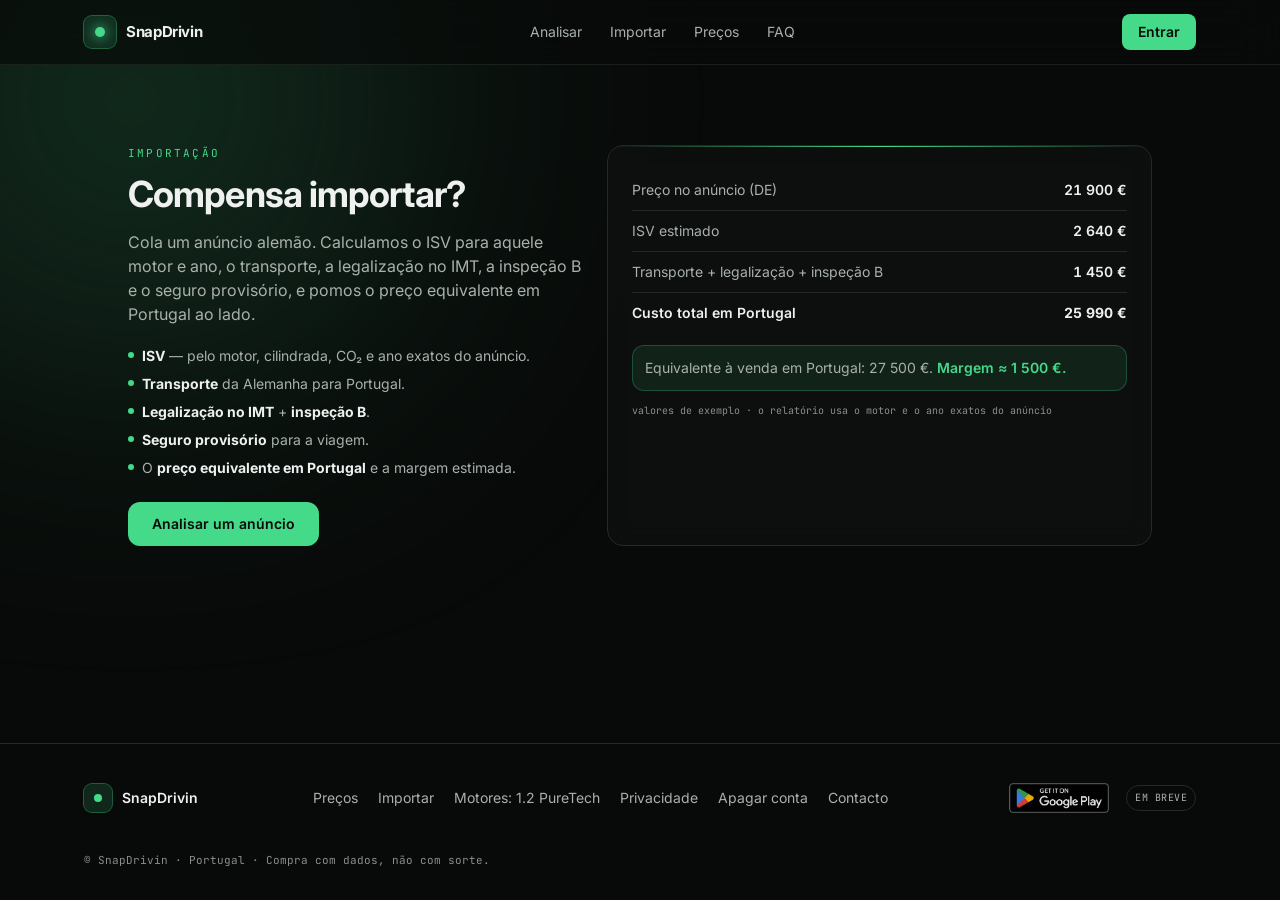
<file: importar/index.html>
<!DOCTYPE html><html lang="pt"> <head><meta charset="utf-8"><meta name="viewport" content="width=device-width, initial-scale=1"><meta name="color-scheme" content="dark"><title>Importar um carro — SnapDrivin</title><meta name="description" content="Cola um anúncio alemão e vê se compensa importar: ISV, transporte, legalização no IMT, inspeção B e seguro provisório, com o preço equivalente em Portugal ao lado."><link rel="canonical" href="https://snapdrivin.pt/importar"><link rel="icon" type="image/png" href="/favicon.png"><!-- Open Graph --><meta property="og:type" content="website"><meta property="og:site_name" content="SnapDrivin"><meta property="og:title" content="Importar um carro — SnapDrivin"><meta property="og:description" content="Cola um anúncio alemão e vê se compensa importar: ISV, transporte, legalização no IMT, inspeção B e seguro provisório, com o preço equivalente em Portugal ao lado."><meta property="og:url" content="https://snapdrivin.pt/importar"><meta property="og:image" content="https://snapdrivin.pt/favicon.png"><meta property="og:locale" content="pt_PT"><!-- Twitter --><meta name="twitter:card" content="summary_large_image"><meta name="twitter:title" content="Importar um carro — SnapDrivin"><meta name="twitter:description" content="Cola um anúncio alemão e vê se compensa importar: ISV, transporte, legalização no IMT, inspeção B e seguro provisório, com o preço equivalente em Portugal ao lado."><meta name="twitter:image" content="https://snapdrivin.pt/favicon.png"><!-- Fonts: Inter (body/display) + JetBrains Mono (mono) --><link rel="preconnect" href="https://fonts.googleapis.com"><link rel="preconnect" href="https://fonts.gstatic.com" crossorigin><link rel="stylesheet" href="https://fonts.googleapis.com/css2?family=Inter:wght@400;500;600;700;800&family=JetBrains+Mono:wght@400;500&display=swap"><link rel="stylesheet" href="/_astro/analisar.nRE-r0Nr.css"></head> <body class="bare">  <div class="min-h-screen bg-ink text-paper font-sans antialiased relative overflow-x-hidden"> <!-- glows --> <div class="pointer-events-none fixed inset-0 z-0"> <div class="absolute -top-40 -left-32 h-[520px] w-[520px] rounded-full bg-brine/20 blur-[140px]"></div> <div class="absolute top-[10%] -right-40 h-[560px] w-[560px] rounded-full bg-halo/12 blur-[160px]"></div> </div> <div class="relative z-10 flex min-h-screen flex-col"> <header class="sticky top-0 z-30 border-b border-line/70 bg-ink/70 backdrop-blur-xl"> <div class="mx-auto flex max-w-6xl items-center justify-between px-5 py-3.5"> <a href="/" class="flex items-center gap-2.5"> <span class="grid size-8 place-items-center rounded-lg bg-brine/15 ring-1 ring-brine/40"><span class="size-2.5 rounded-full bg-brine shadow-[0_0_12px_2px_rgba(69,217,138,0.6)]"></span></span> <span class="text-[15px] font-bold tracking-tight">SnapDrivin</span> </a> <nav class="hidden items-center gap-7 text-sm text-mist md:flex"> <a href="/#analisar" class="transition-colors hover:text-paper">Analisar</a> <a href="/importar/" class="transition-colors hover:text-paper">Importar</a> <a href="/precos/" class="transition-colors hover:text-paper">Preços</a> <a href="/#faq" class="transition-colors hover:text-paper">FAQ</a> </nav> <div class="flex items-center gap-2"> <a href="/#entrar" class="rounded-lg bg-brine px-4 py-2 text-sm font-semibold text-ink transition-colors hover:bg-halo">Entrar</a> <label for="m" class="grid size-9 cursor-pointer place-items-center rounded-lg border border-line bg-ink-soft/60 md:hidden"><span class="sr-only">Abrir menu</span><span class="block h-px w-4 bg-paper shadow-[0_5px_0_#eef1ef,0_-5px_0_#eef1ef]"></span></label> </div> </div> <input id="m" type="checkbox" class="hidden"> <div class="drawer hidden border-t border-line bg-ink/95 backdrop-blur-xl md:!hidden"> <nav class="mx-auto flex max-w-6xl flex-col px-5 py-2 text-[15px] text-mist"> <a href="/#analisar" class="border-b border-line py-3.5 transition-colors hover:text-paper">Analisar</a> <a href="/importar/" class="border-b border-line py-3.5 transition-colors hover:text-paper">Importar</a> <a href="/precos/" class="border-b border-line py-3.5 transition-colors hover:text-paper">Preços</a> <a href="/#faq" class="py-3.5 transition-colors hover:text-paper">FAQ</a> </nav> </div> </header> <main class="flex-1"> <section class="mx-auto max-w-6xl px-5 pt-16 pb-12 md:pt-20"> <div class="rise mx-auto grid max-w-5xl gap-6 md:grid-cols-[1fr_1.2fr]"> <div class="flex flex-col justify-center"> <p class="font-mono text-[11px] uppercase tracking-[0.2em] text-brine">Importação</p> <h1 class="mt-3 text-3xl font-bold tracking-tight text-balance md:text-4xl">Compensa importar?</h1> <p class="mt-4 text-pretty text-mist">
Cola um anúncio alemão. Calculamos o ISV para aquele motor e ano, o transporte, a legalização no IMT, a inspeção B e o seguro provisório, e pomos o preço equivalente em Portugal ao lado.
</p> <ul class="mt-5 space-y-2 text-sm text-mist"> <li class="flex items-start gap-2"><span class="mt-1.5 size-1.5 shrink-0 rounded-full bg-brine"></span> <span><strong class="text-paper">ISV</strong> — pelo motor, cilindrada, CO₂ e ano exatos do anúncio.</span></li> <li class="flex items-start gap-2"><span class="mt-1.5 size-1.5 shrink-0 rounded-full bg-brine"></span> <span><strong class="text-paper">Transporte</strong> da Alemanha para Portugal.</span></li> <li class="flex items-start gap-2"><span class="mt-1.5 size-1.5 shrink-0 rounded-full bg-brine"></span> <span><strong class="text-paper">Legalização no IMT</strong> + <strong class="text-paper">inspeção B</strong>.</span></li> <li class="flex items-start gap-2"><span class="mt-1.5 size-1.5 shrink-0 rounded-full bg-brine"></span> <span><strong class="text-paper">Seguro provisório</strong> para a viagem.</span></li> <li class="flex items-start gap-2"><span class="mt-1.5 size-1.5 shrink-0 rounded-full bg-brine"></span> <span>O <strong class="text-paper">preço equivalente em Portugal</strong> e a margem estimada.</span></li> </ul> <a href="/analisar/" class="mt-6 inline-block w-fit rounded-xl bg-brine px-6 py-3 text-sm font-semibold text-ink transition-colors hover:bg-halo">Analisar um anúncio</a> </div> <div class="relative overflow-hidden rounded-2xl border border-line bg-ink-soft/80 p-6 backdrop-blur-md"> <div class="pointer-events-none absolute inset-x-0 top-0 h-px bg-gradient-to-r from-transparent via-brine to-transparent"></div> <div class="space-y-0 text-sm"> <div class="flex justify-between border-b border-line py-2.5"> <span class="text-mist">Preço no anúncio (DE)</span><span class="tabular-nums font-semibold">21 900 €</span> </div> <div class="flex justify-between border-b border-line py-2.5"> <span class="text-mist">ISV estimado</span><span class="tabular-nums font-semibold">2 640 €</span> </div> <div class="flex justify-between border-b border-line py-2.5"> <span class="text-mist">Transporte + legalização + inspeção B</span><span class="tabular-nums font-semibold">1 450 €</span> </div> <div class="flex justify-between py-2.5"> <span class="font-semibold">Custo total em Portugal</span><span class="tabular-nums font-bold">25 990 €</span> </div> </div> <div class="mt-3 rounded-xl border border-brine/25 bg-brine/10 px-3 py-3 text-sm"> <span class="text-mist">Equivalente à venda em Portugal: 27 500 €.</span> <span class="font-semibold text-brine">Margem ≈ 1 500 €.</span> </div> <p class="mt-3 font-mono text-[10px] text-mist/80">valores de exemplo · o relatório usa o motor e o ano exatos do anúncio</p> </div> </div> </section> </main> <footer id="entrar" class="border-t border-line"> <div class="mx-auto flex max-w-6xl flex-col items-center justify-between gap-4 px-5 py-8 text-sm text-mist md:flex-row"> <div class="flex items-center gap-2.5"> <span class="grid size-7 place-items-center rounded-lg bg-brine/15 ring-1 ring-brine/40"><span class="size-2 rounded-full bg-brine"></span></span> <span class="font-semibold text-paper">SnapDrivin</span> </div> <nav class="flex items-center gap-5"> <a href="/precos/" class="py-2 transition-colors hover:text-paper">Preços</a> <a href="/importar/" class="py-2 transition-colors hover:text-paper">Importar</a> <a href="/motores/1-2-puretech/" class="py-2 transition-colors hover:text-paper">Motores: 1.2 PureTech</a> <a href="/privacy" class="py-2 transition-colors hover:text-paper">Privacidade</a> <a href="/delete-account" class="py-2 transition-colors hover:text-paper">Apagar conta</a> <a href="/contacto/" class="py-2 transition-colors hover:text-paper">Contacto</a> </nav> <div class="inline-flex items-center gap-2.5"> <img src="/google-play-badge.png" alt="Brevemente no Google Play" class="h-11 w-auto opacity-90"> <span class="rounded-full border border-line px-2 py-0.5 font-mono text-[10px] uppercase tracking-wider text-mist">
Em breve
</span> </div> </div> <p class="mx-auto max-w-6xl px-5 pb-8 text-center font-mono text-[11px] text-mist/80 md:text-left">
© SnapDrivin · Portugal · Compra com dados, não com sorte.
</p> </footer> </div> </div>   </body> </html>
</file>
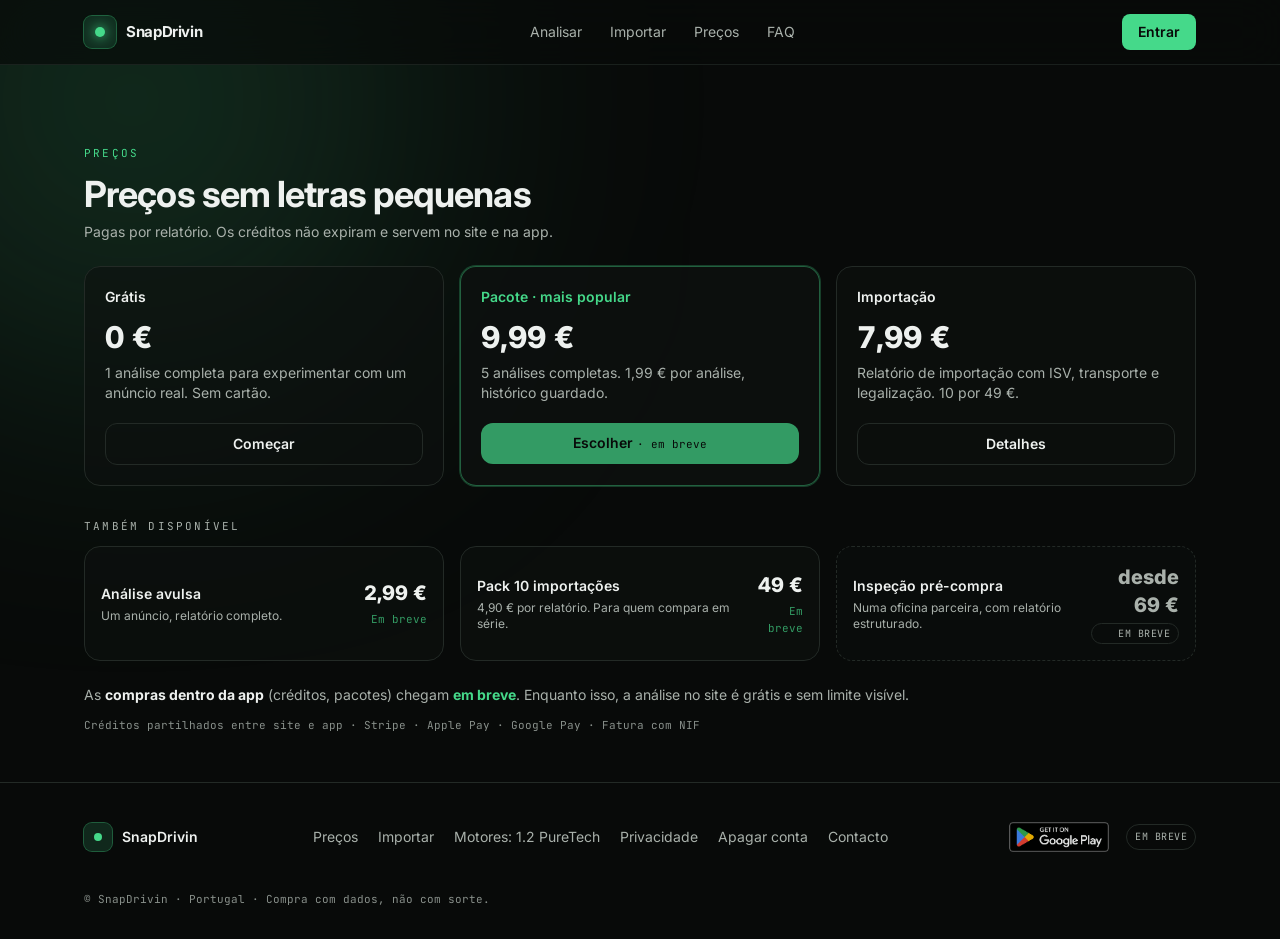
<file: precos/index.html>
<!DOCTYPE html><html lang="pt"> <head><meta charset="utf-8"><meta name="viewport" content="width=device-width, initial-scale=1"><meta name="color-scheme" content="dark"><title>Preços — SnapDrivin</title><meta name="description" content="Pagas por relatório, sem letras pequenas. Créditos partilhados entre o site e a app; análise de anúncios e relatórios de importação."><link rel="canonical" href="https://snapdrivin.pt/precos"><link rel="icon" type="image/png" href="/favicon.png"><!-- Open Graph --><meta property="og:type" content="website"><meta property="og:site_name" content="SnapDrivin"><meta property="og:title" content="Preços — SnapDrivin"><meta property="og:description" content="Pagas por relatório, sem letras pequenas. Créditos partilhados entre o site e a app; análise de anúncios e relatórios de importação."><meta property="og:url" content="https://snapdrivin.pt/precos"><meta property="og:image" content="https://snapdrivin.pt/favicon.png"><meta property="og:locale" content="pt_PT"><!-- Twitter --><meta name="twitter:card" content="summary_large_image"><meta name="twitter:title" content="Preços — SnapDrivin"><meta name="twitter:description" content="Pagas por relatório, sem letras pequenas. Créditos partilhados entre o site e a app; análise de anúncios e relatórios de importação."><meta name="twitter:image" content="https://snapdrivin.pt/favicon.png"><!-- Fonts: Inter (body/display) + JetBrains Mono (mono) --><link rel="preconnect" href="https://fonts.googleapis.com"><link rel="preconnect" href="https://fonts.gstatic.com" crossorigin><link rel="stylesheet" href="https://fonts.googleapis.com/css2?family=Inter:wght@400;500;600;700;800&family=JetBrains+Mono:wght@400;500&display=swap"><link rel="stylesheet" href="/_astro/analisar.nRE-r0Nr.css"></head> <body class="bare">  <div class="min-h-screen bg-ink text-paper font-sans antialiased relative overflow-x-hidden"> <!-- glows --> <div class="pointer-events-none fixed inset-0 z-0"> <div class="absolute -top-40 -left-32 h-[520px] w-[520px] rounded-full bg-brine/20 blur-[140px]"></div> <div class="absolute top-[10%] -right-40 h-[560px] w-[560px] rounded-full bg-halo/12 blur-[160px]"></div> </div> <div class="relative z-10 flex min-h-screen flex-col"> <header class="sticky top-0 z-30 border-b border-line/70 bg-ink/70 backdrop-blur-xl"> <div class="mx-auto flex max-w-6xl items-center justify-between px-5 py-3.5"> <a href="/" class="flex items-center gap-2.5"> <span class="grid size-8 place-items-center rounded-lg bg-brine/15 ring-1 ring-brine/40"><span class="size-2.5 rounded-full bg-brine shadow-[0_0_12px_2px_rgba(69,217,138,0.6)]"></span></span> <span class="text-[15px] font-bold tracking-tight">SnapDrivin</span> </a> <nav class="hidden items-center gap-7 text-sm text-mist md:flex"> <a href="/#analisar" class="transition-colors hover:text-paper">Analisar</a> <a href="/importar/" class="transition-colors hover:text-paper">Importar</a> <a href="/precos/" class="transition-colors hover:text-paper">Preços</a> <a href="/#faq" class="transition-colors hover:text-paper">FAQ</a> </nav> <div class="flex items-center gap-2"> <a href="/#entrar" class="rounded-lg bg-brine px-4 py-2 text-sm font-semibold text-ink transition-colors hover:bg-halo">Entrar</a> <label for="m" class="grid size-9 cursor-pointer place-items-center rounded-lg border border-line bg-ink-soft/60 md:hidden"><span class="sr-only">Abrir menu</span><span class="block h-px w-4 bg-paper shadow-[0_5px_0_#eef1ef,0_-5px_0_#eef1ef]"></span></label> </div> </div> <input id="m" type="checkbox" class="hidden"> <div class="drawer hidden border-t border-line bg-ink/95 backdrop-blur-xl md:!hidden"> <nav class="mx-auto flex max-w-6xl flex-col px-5 py-2 text-[15px] text-mist"> <a href="/#analisar" class="border-b border-line py-3.5 transition-colors hover:text-paper">Analisar</a> <a href="/importar/" class="border-b border-line py-3.5 transition-colors hover:text-paper">Importar</a> <a href="/precos/" class="border-b border-line py-3.5 transition-colors hover:text-paper">Preços</a> <a href="/#faq" class="py-3.5 transition-colors hover:text-paper">FAQ</a> </nav> </div> </header> <main class="flex-1"> <section class="mx-auto max-w-6xl px-5 pt-16 pb-12 md:pt-20"> <div class="rise"> <p class="font-mono text-[11px] uppercase tracking-[0.2em] text-brine">Preços</p> <h1 class="mt-3 text-3xl font-bold tracking-tight text-balance md:text-4xl">Preços sem letras pequenas</h1> <p class="mt-2 text-sm text-mist">Pagas por relatório. Os créditos não expiram e servem no site e na app.</p> <div class="mt-6 grid gap-4 md:grid-cols-3"> <div class="rounded-2xl border border-line bg-ink-soft/60 p-5 backdrop-blur-md transition-colors hover:border-mist/40"> <p class="text-sm font-semibold">Grátis</p> <p class="mt-3 text-3xl font-extrabold tabular-nums">0 €</p> <p class="mt-2 text-sm text-mist">1 análise completa para experimentar com um anúncio real. Sem cartão.</p> <a href="/#analisar" class="mt-5 block rounded-xl border border-line py-2.5 text-center text-sm font-semibold transition-colors hover:text-brine">Começar</a> </div> <div class="rounded-2xl border border-brine/40 bg-ink-soft/80 p-5 ring-1 ring-brine/25 transition-colors hover:border-brine/70"> <p class="text-sm font-semibold text-brine">Pacote · mais popular</p> <p class="mt-3 text-3xl font-extrabold tabular-nums">9,99 €</p> <p class="mt-2 text-sm text-mist">5 análises completas. 1,99 € por análise, histórico guardado.</p> <button type="button" disabled aria-disabled="true" title="em breve" class="mt-5 block w-full cursor-not-allowed rounded-xl bg-brine py-2.5 text-center text-sm font-semibold text-ink opacity-70">
Escolher <span class="font-mono text-[11px] font-normal">· em breve</span> </button> </div> <div class="rounded-2xl border border-line bg-ink-soft/60 p-5 backdrop-blur-md transition-colors hover:border-mist/40"> <p class="text-sm font-semibold">Importação</p> <p class="mt-3 text-3xl font-extrabold tabular-nums">7,99 €</p> <p class="mt-2 text-sm text-mist">Relatório de importação com ISV, transporte e legalização. 10 por 49 €.</p> <a href="/importar/" class="mt-5 block rounded-xl border border-line py-2.5 text-center text-sm font-semibold transition-colors hover:text-brine">Detalhes</a> </div> </div> <p class="mt-8 font-mono text-[11px] uppercase tracking-[0.2em] text-mist">Também disponível</p> <div class="mt-3 grid gap-4 md:grid-cols-3"> <div class="flex items-center justify-between gap-4 rounded-2xl border border-line bg-ink-soft/60 p-4 backdrop-blur-md transition-colors hover:border-mist/40"> <div> <p class="text-sm font-semibold">Análise avulsa</p> <p class="mt-1 text-xs text-mist">Um anúncio, relatório completo.</p> </div> <div class="text-right"> <p class="text-xl font-extrabold tabular-nums">2,99 €</p> <span aria-disabled="true" title="em breve" class="mt-1 block cursor-not-allowed font-mono text-[11px] text-brine opacity-70">Em breve</span> </div> </div> <div class="flex items-center justify-between gap-4 rounded-2xl border border-line bg-ink-soft/60 p-4 backdrop-blur-md transition-colors hover:border-mist/40"> <div> <p class="text-sm font-semibold">Pack 10 importações</p> <p class="mt-1 text-xs text-mist">4,90 € por relatório. Para quem compara em série.</p> </div> <div class="text-right"> <p class="text-xl font-extrabold tabular-nums">49 €</p> <span aria-disabled="true" title="em breve" class="mt-1 block cursor-not-allowed font-mono text-[11px] text-brine opacity-70">Em breve</span> </div> </div> <div class="flex items-center justify-between gap-4 rounded-2xl border border-dashed border-line bg-ink-soft/40 p-4 backdrop-blur-md"> <div> <p class="text-sm font-semibold">Inspeção pré-compra</p> <p class="mt-1 text-xs text-mist">Numa oficina parceira, com relatório estruturado.</p> </div> <div class="text-right"> <p class="text-xl font-extrabold tabular-nums text-mist">desde 69 €</p> <span class="mt-1 block rounded-full border border-line px-2 py-0.5 font-mono text-[10px] uppercase tracking-wider text-mist">Em breve</span> </div> </div> </div> <p class="mt-6 text-sm text-mist">
As <strong class="text-paper">compras dentro da app</strong> (créditos, pacotes) chegam <strong class="text-brine">em breve</strong>. Enquanto isso, a análise no site é grátis e sem limite visível.
</p> <p class="mt-3 font-mono text-[11px] text-mist/80">
Créditos partilhados entre site e app · Stripe · Apple Pay · Google Pay · Fatura com NIF
</p> </div> </section> </main> <footer id="entrar" class="border-t border-line"> <div class="mx-auto flex max-w-6xl flex-col items-center justify-between gap-4 px-5 py-8 text-sm text-mist md:flex-row"> <div class="flex items-center gap-2.5"> <span class="grid size-7 place-items-center rounded-lg bg-brine/15 ring-1 ring-brine/40"><span class="size-2 rounded-full bg-brine"></span></span> <span class="font-semibold text-paper">SnapDrivin</span> </div> <nav class="flex items-center gap-5"> <a href="/precos/" class="py-2 transition-colors hover:text-paper">Preços</a> <a href="/importar/" class="py-2 transition-colors hover:text-paper">Importar</a> <a href="/motores/1-2-puretech/" class="py-2 transition-colors hover:text-paper">Motores: 1.2 PureTech</a> <a href="/privacy" class="py-2 transition-colors hover:text-paper">Privacidade</a> <a href="/delete-account" class="py-2 transition-colors hover:text-paper">Apagar conta</a> <a href="/contacto/" class="py-2 transition-colors hover:text-paper">Contacto</a> </nav> <div class="inline-flex items-center gap-2.5"> <img src="/google-play-badge.png" alt="Brevemente no Google Play" class="h-11 w-auto opacity-90"> <span class="rounded-full border border-line px-2 py-0.5 font-mono text-[10px] uppercase tracking-wider text-mist">
Em breve
</span> </div> </div> <p class="mx-auto max-w-6xl px-5 pb-8 text-center font-mono text-[11px] text-mist/80 md:text-left">
© SnapDrivin · Portugal · Compra com dados, não com sorte.
</p> </footer> </div> </div>   </body> </html>
</file>
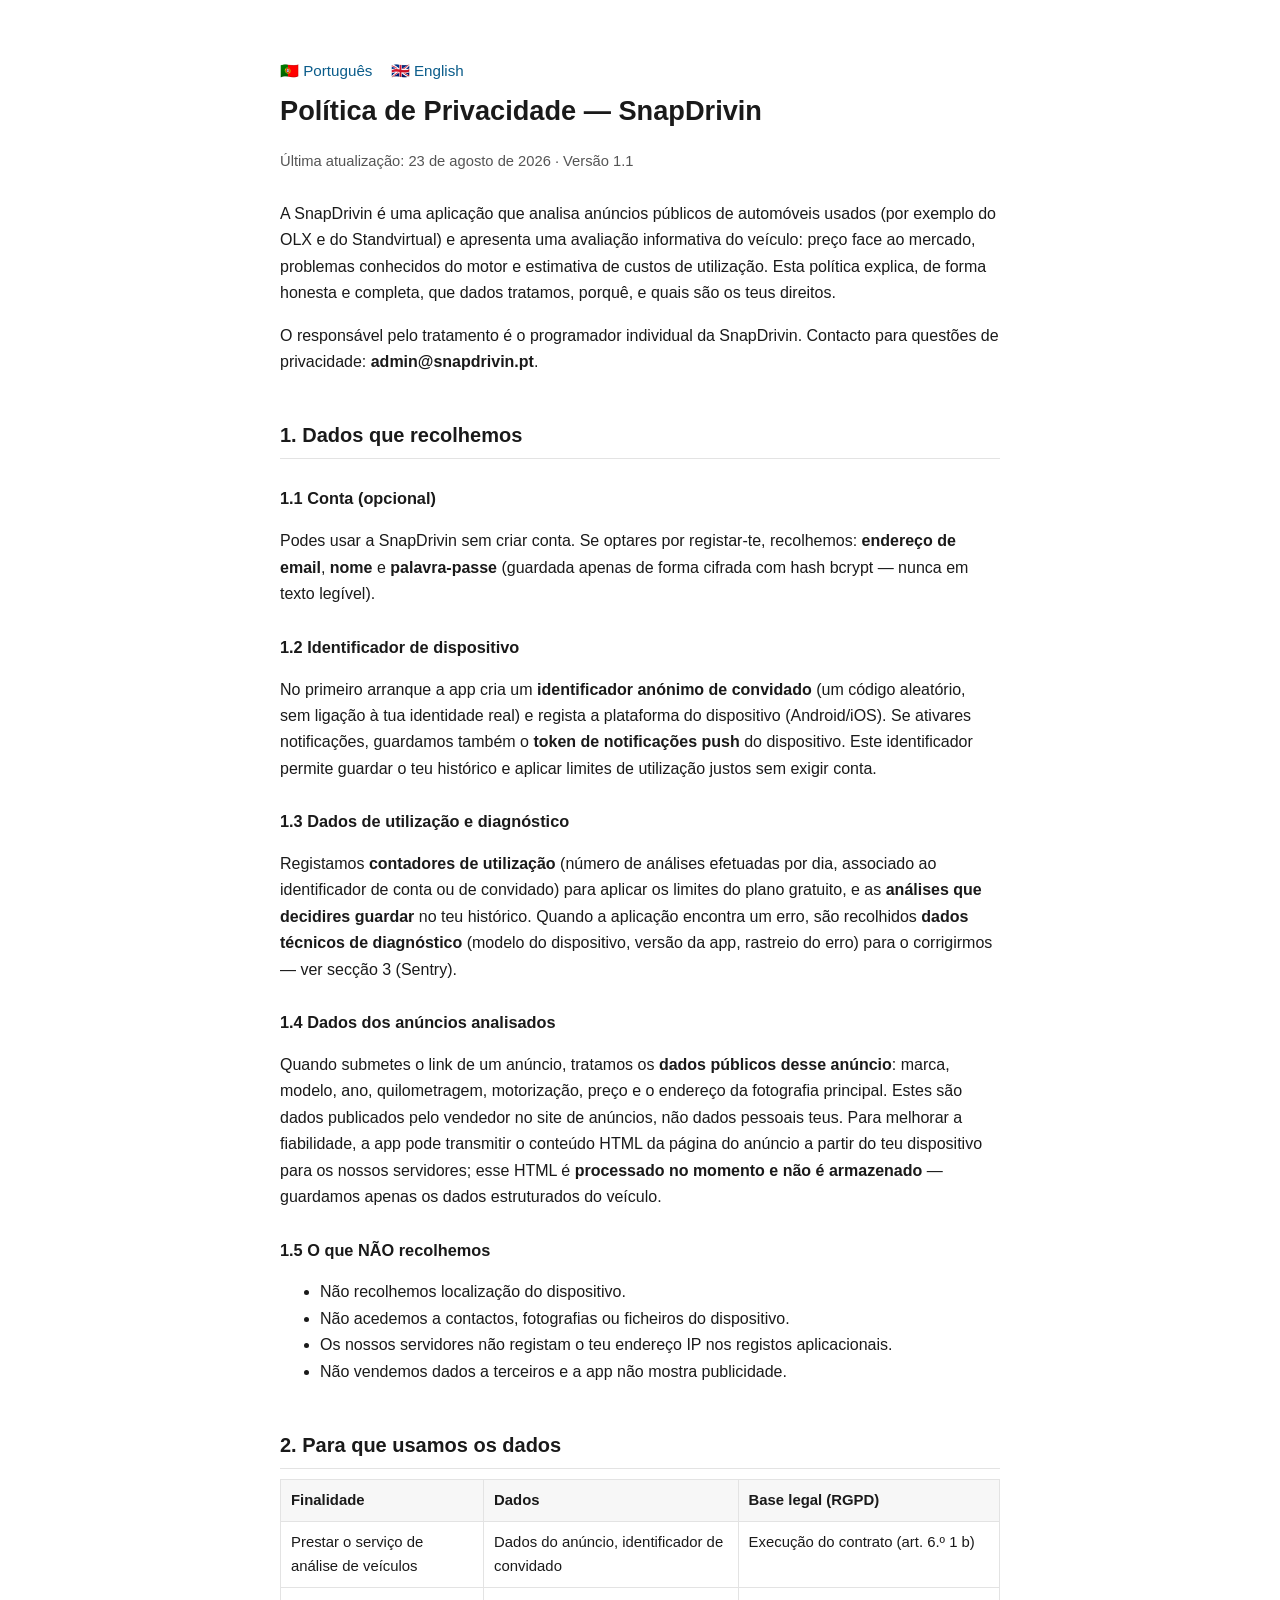
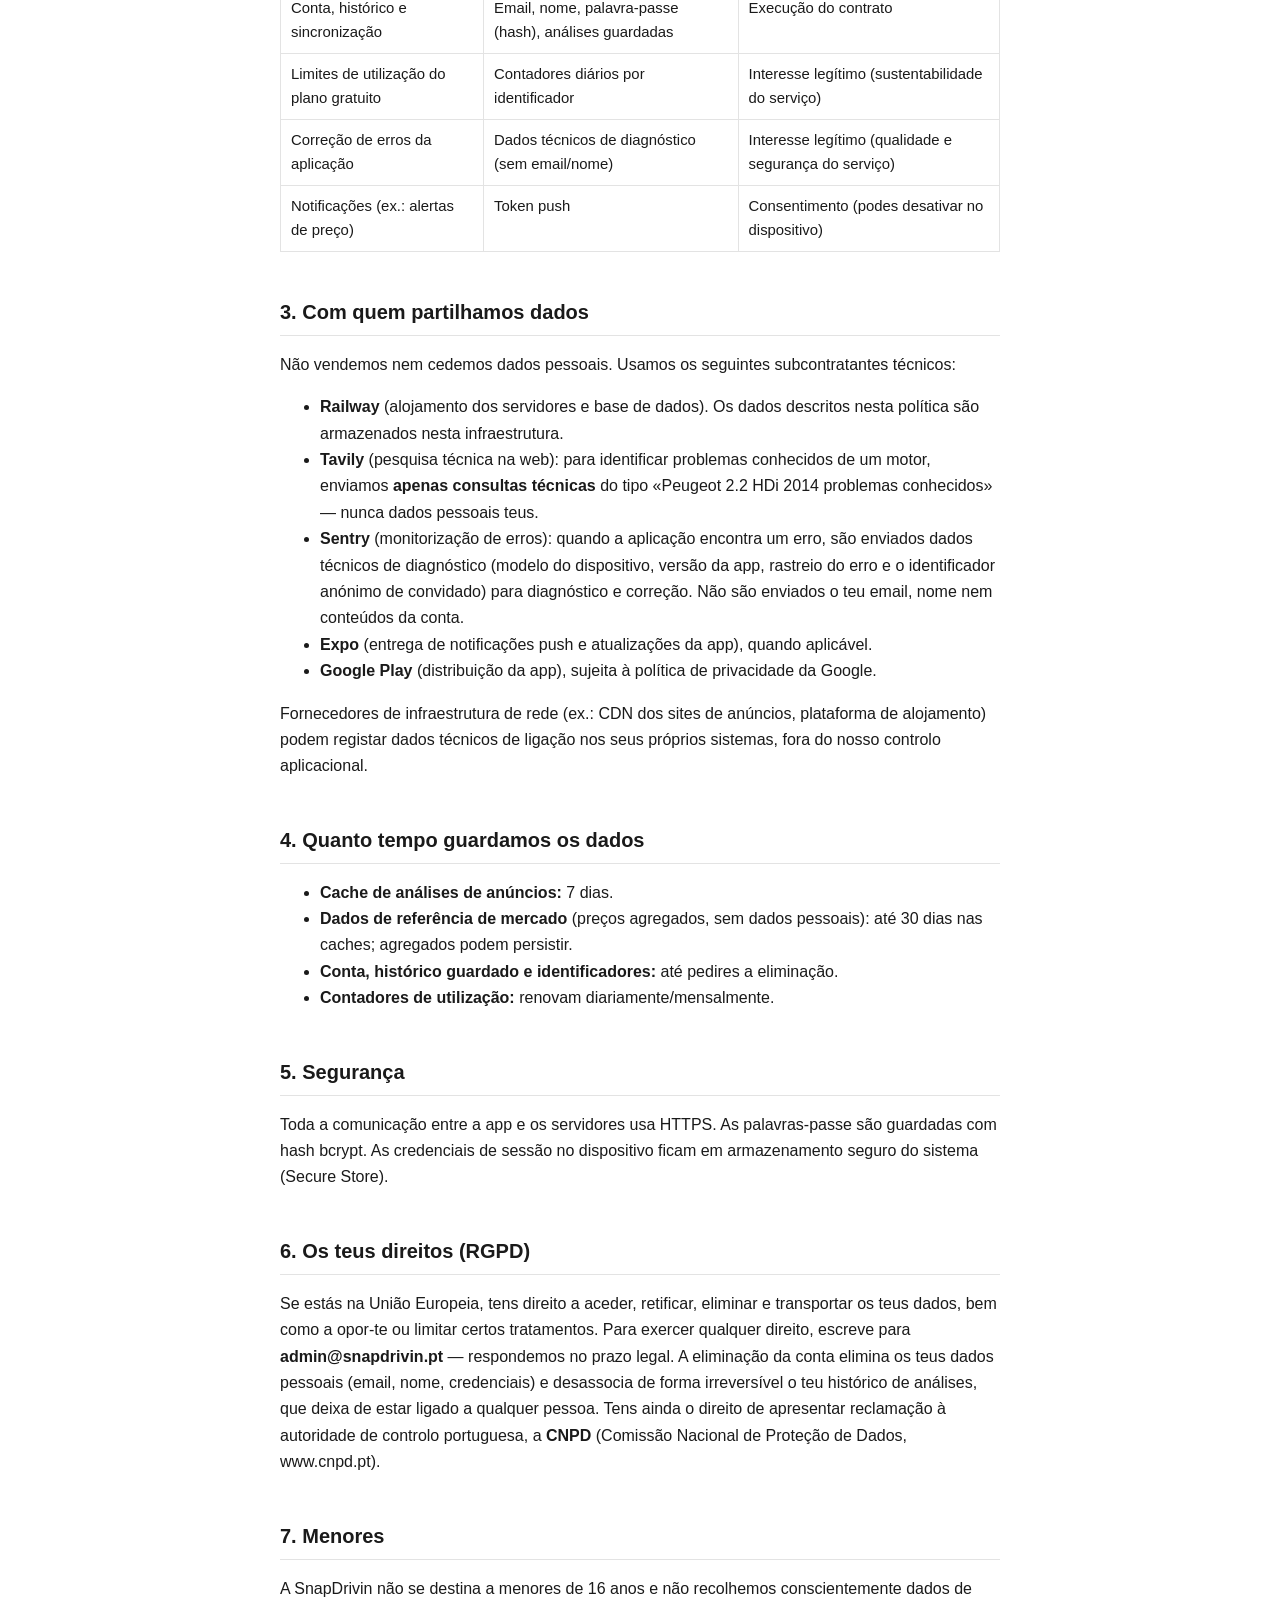
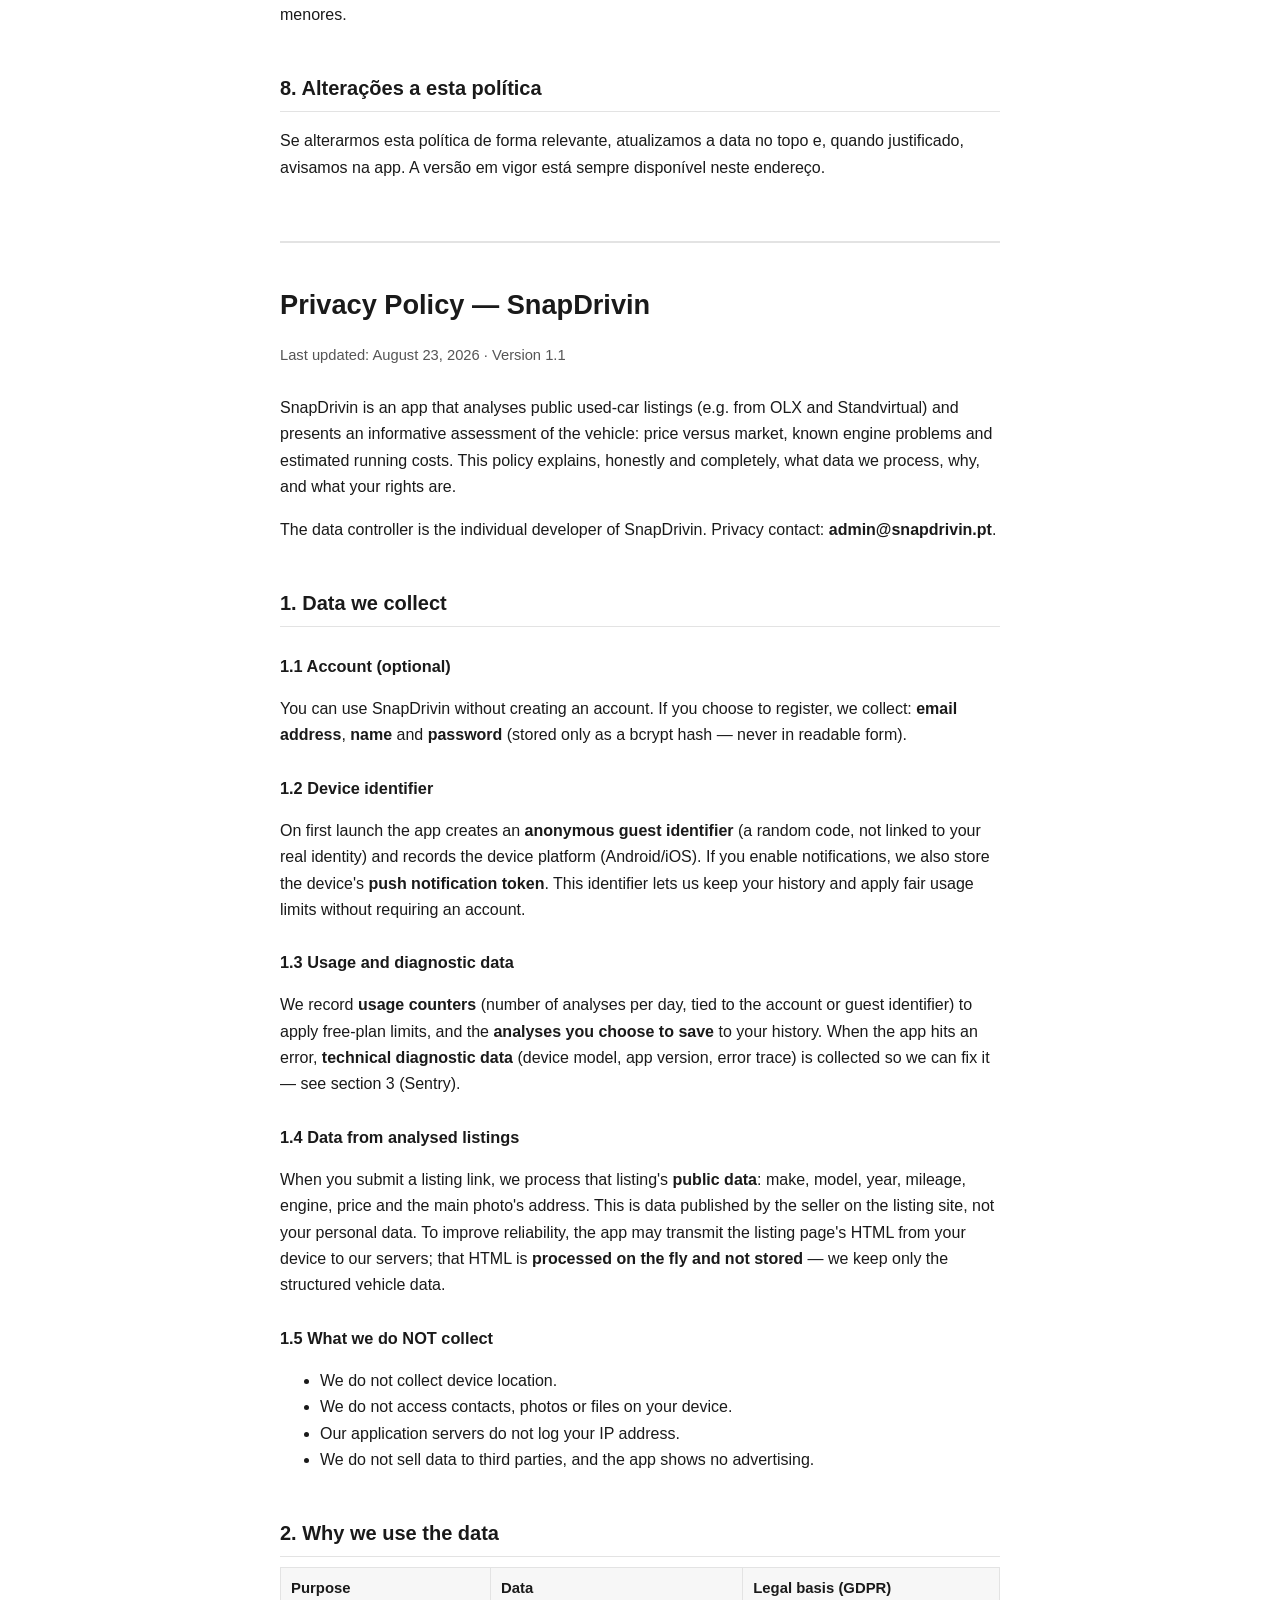
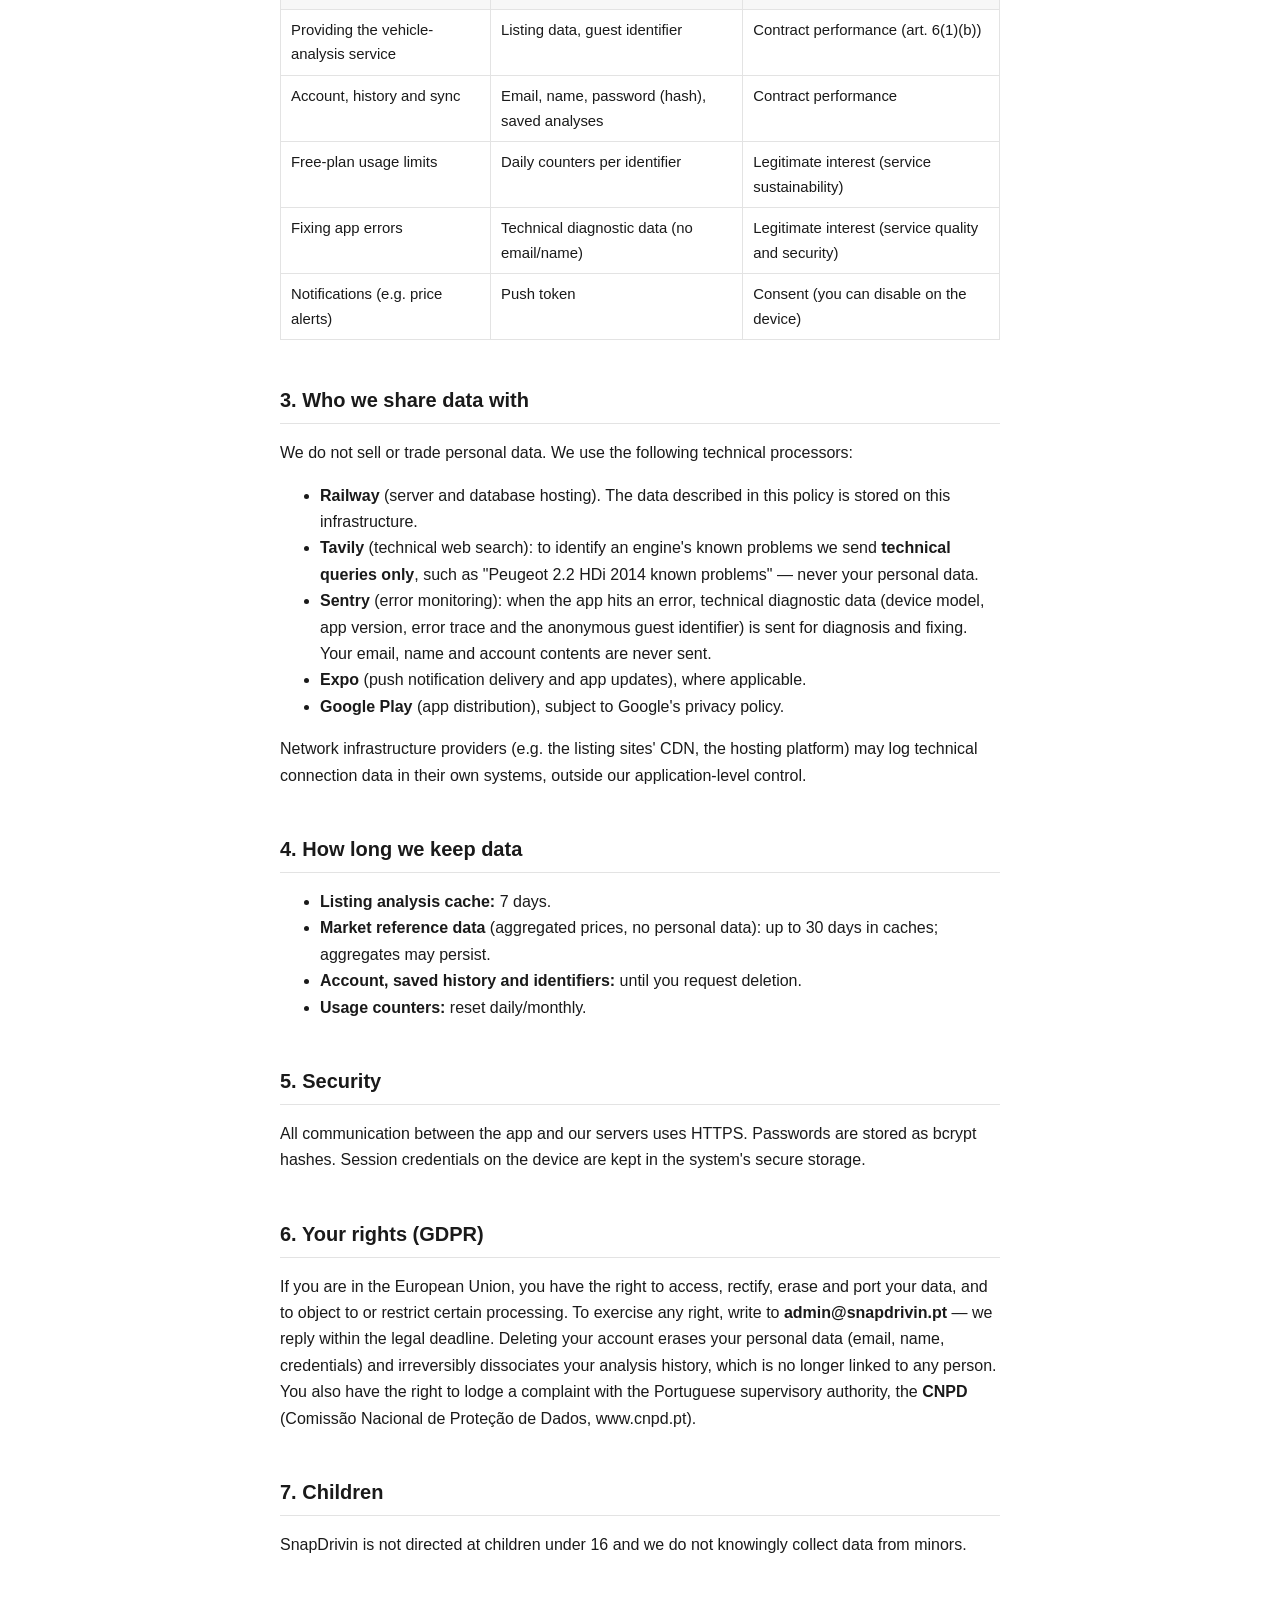
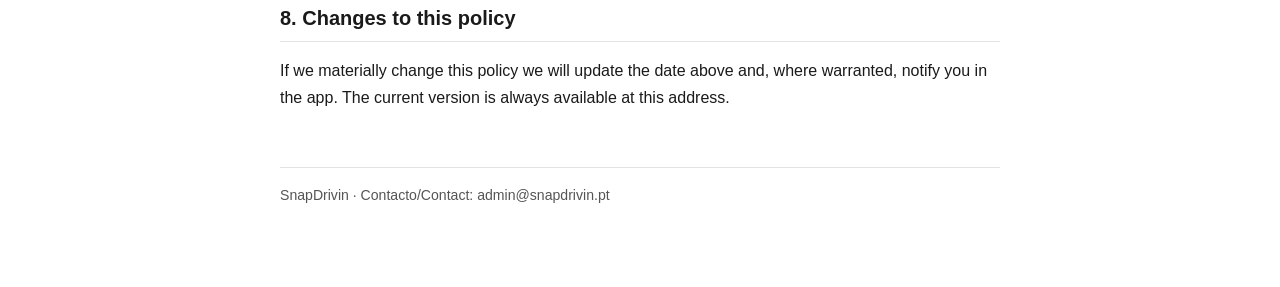
<file: privacy/index.html>
<!doctype html>
<html lang="pt">
<head>
<meta charset="utf-8">
<meta name="viewport" content="width=device-width, initial-scale=1">
<title>SnapDrivin — Política de Privacidade / Privacy Policy</title>
<style>
  :root { --ink:#1a1a1a; --muted:#555; --line:#e3e3e3; --accent:#0a5c8a; --bg:#ffffff; }
  * { box-sizing:border-box; }
  body { margin:0; background:var(--bg); color:var(--ink);
         font:16px/1.65 -apple-system, BlinkMacSystemFont, "Segoe UI", Roboto, Helvetica, Arial, sans-serif; }
  main { max-width:760px; margin:0 auto; padding:40px 20px 80px; }
  h1 { font-size:1.7rem; margin:0 0 4px; }
  h2 { font-size:1.25rem; margin:2.2em 0 .5em; border-bottom:1px solid var(--line); padding-bottom:6px; }
  h3 { font-size:1.02rem; margin:1.6em 0 .4em; }
  p, li { color:var(--ink); }
  .meta { color:var(--muted); font-size:.92rem; margin-bottom:28px; }
  .lang-switch { margin:18px 0 6px; font-size:.95rem; }
  .lang-switch a { color:var(--accent); text-decoration:none; margin-right:14px; }
  .lang-switch a:hover { text-decoration:underline; }
  table { border-collapse:collapse; width:100%; font-size:.93rem; margin:10px 0 4px; }
  th, td { border:1px solid var(--line); padding:8px 10px; text-align:left; vertical-align:top; }
  th { background:#f7f7f7; }
  .divider { margin:60px 0 40px; border:none; border-top:2px solid var(--line); }
  footer { margin-top:56px; color:var(--muted); font-size:.88rem; border-top:1px solid var(--line); padding-top:16px; }
</style>
</head>
<body>
<main>

<div class="lang-switch"><a href="#pt">🇵🇹 Português</a> <a href="#en">🇬🇧 English</a></div>

<!-- ============================== PORTUGUÊS ============================== -->
<section id="pt">
<h1>Política de Privacidade — SnapDrivin</h1>
<p class="meta">Última atualização: 23 de agosto de 2026 · Versão 1.1</p>

<p>A SnapDrivin é uma aplicação que analisa anúncios públicos de automóveis usados (por exemplo do OLX e do Standvirtual) e apresenta uma avaliação informativa do veículo: preço face ao mercado, problemas conhecidos do motor e estimativa de custos de utilização. Esta política explica, de forma honesta e completa, que dados tratamos, porquê, e quais são os teus direitos.</p>

<p>O responsável pelo tratamento é o programador individual da SnapDrivin. Contacto para questões de privacidade: <strong>admin@snapdrivin.pt</strong>.</p>

<h2>1. Dados que recolhemos</h2>

<h3>1.1 Conta (opcional)</h3>
<p>Podes usar a SnapDrivin sem criar conta. Se optares por registar-te, recolhemos: <strong>endereço de email</strong>, <strong>nome</strong> e <strong>palavra-passe</strong> (guardada apenas de forma cifrada com hash bcrypt — nunca em texto legível).</p>

<h3>1.2 Identificador de dispositivo</h3>
<p>No primeiro arranque a app cria um <strong>identificador anónimo de convidado</strong> (um código aleatório, sem ligação à tua identidade real) e regista a plataforma do dispositivo (Android/iOS). Se ativares notificações, guardamos também o <strong>token de notificações push</strong> do dispositivo. Este identificador permite guardar o teu histórico e aplicar limites de utilização justos sem exigir conta.</p>

<h3>1.3 Dados de utilização e diagnóstico</h3>
<p>Registamos <strong>contadores de utilização</strong> (número de análises efetuadas por dia, associado ao identificador de conta ou de convidado) para aplicar os limites do plano gratuito, e as <strong>análises que decidires guardar</strong> no teu histórico. Quando a aplicação encontra um erro, são recolhidos <strong>dados técnicos de diagnóstico</strong> (modelo do dispositivo, versão da app, rastreio do erro) para o corrigirmos — ver secção 3 (Sentry).</p>

<h3>1.4 Dados dos anúncios analisados</h3>
<p>Quando submetes o link de um anúncio, tratamos os <strong>dados públicos desse anúncio</strong>: marca, modelo, ano, quilometragem, motorização, preço e o endereço da fotografia principal. Estes são dados publicados pelo vendedor no site de anúncios, não dados pessoais teus. Para melhorar a fiabilidade, a app pode transmitir o conteúdo HTML da página do anúncio a partir do teu dispositivo para os nossos servidores; esse HTML é <strong>processado no momento e não é armazenado</strong> — guardamos apenas os dados estruturados do veículo.</p>

<h3>1.5 O que NÃO recolhemos</h3>
<ul>
  <li>Não recolhemos localização do dispositivo.</li>
  <li>Não acedemos a contactos, fotografias ou ficheiros do dispositivo.</li>
  <li>Os nossos servidores não registam o teu endereço IP nos registos aplicacionais.</li>
  <li>Não vendemos dados a terceiros e a app não mostra publicidade.</li>
</ul>

<h2>2. Para que usamos os dados</h2>
<table>
  <tr><th>Finalidade</th><th>Dados</th><th>Base legal (RGPD)</th></tr>
  <tr><td>Prestar o serviço de análise de veículos</td><td>Dados do anúncio, identificador de convidado</td><td>Execução do contrato (art. 6.º 1 b)</td></tr>
  <tr><td>Conta, histórico e sincronização</td><td>Email, nome, palavra-passe (hash), análises guardadas</td><td>Execução do contrato</td></tr>
  <tr><td>Limites de utilização do plano gratuito</td><td>Contadores diários por identificador</td><td>Interesse legítimo (sustentabilidade do serviço)</td></tr>
  <tr><td>Correção de erros da aplicação</td><td>Dados técnicos de diagnóstico (sem email/nome)</td><td>Interesse legítimo (qualidade e segurança do serviço)</td></tr>
  <tr><td>Notificações (ex.: alertas de preço)</td><td>Token push</td><td>Consentimento (podes desativar no dispositivo)</td></tr>
</table>

<h2>3. Com quem partilhamos dados</h2>
<p>Não vendemos nem cedemos dados pessoais. Usamos os seguintes subcontratantes técnicos:</p>
<ul>
  <li><strong>Railway</strong> (alojamento dos servidores e base de dados). Os dados descritos nesta política são armazenados nesta infraestrutura.</li>
  <li><strong>Tavily</strong> (pesquisa técnica na web): para identificar problemas conhecidos de um motor, enviamos <strong>apenas consultas técnicas</strong> do tipo «Peugeot 2.2 HDi 2014 problemas conhecidos» — nunca dados pessoais teus.</li>
  <li><strong>Sentry</strong> (monitorização de erros): quando a aplicação encontra um erro, são enviados dados técnicos de diagnóstico (modelo do dispositivo, versão da app, rastreio do erro e o identificador anónimo de convidado) para diagnóstico e correção. Não são enviados o teu email, nome nem conteúdos da conta.</li>
  <li><strong>Expo</strong> (entrega de notificações push e atualizações da app), quando aplicável.</li>
  <li><strong>Google Play</strong> (distribuição da app), sujeita à política de privacidade da Google.</li>
</ul>
<p>Fornecedores de infraestrutura de rede (ex.: CDN dos sites de anúncios, plataforma de alojamento) podem registar dados técnicos de ligação nos seus próprios sistemas, fora do nosso controlo aplicacional.</p>

<h2>4. Quanto tempo guardamos os dados</h2>
<ul>
  <li><strong>Cache de análises de anúncios:</strong> 7 dias.</li>
  <li><strong>Dados de referência de mercado</strong> (preços agregados, sem dados pessoais): até 30 dias nas caches; agregados podem persistir.</li>
  <li><strong>Conta, histórico guardado e identificadores:</strong> até pedires a eliminação.</li>
  <li><strong>Contadores de utilização:</strong> renovam diariamente/mensalmente.</li>
</ul>

<h2>5. Segurança</h2>
<p>Toda a comunicação entre a app e os servidores usa HTTPS. As palavras-passe são guardadas com hash bcrypt. As credenciais de sessão no dispositivo ficam em armazenamento seguro do sistema (Secure Store).</p>

<h2>6. Os teus direitos (RGPD)</h2>
<p>Se estás na União Europeia, tens direito a aceder, retificar, eliminar e transportar os teus dados, bem como a opor-te ou limitar certos tratamentos. Para exercer qualquer direito, escreve para <strong>admin@snapdrivin.pt</strong> — respondemos no prazo legal. A eliminação da conta elimina os teus dados pessoais (email, nome, credenciais) e desassocia de forma irreversível o teu histórico de análises, que deixa de estar ligado a qualquer pessoa. Tens ainda o direito de apresentar reclamação à autoridade de controlo portuguesa, a <strong>CNPD</strong> (Comissão Nacional de Proteção de Dados, www.cnpd.pt).</p>

<h2>7. Menores</h2>
<p>A SnapDrivin não se destina a menores de 16 anos e não recolhemos conscientemente dados de menores.</p>

<h2>8. Alterações a esta política</h2>
<p>Se alterarmos esta política de forma relevante, atualizamos a data no topo e, quando justificado, avisamos na app. A versão em vigor está sempre disponível neste endereço.</p>
</section>

<hr class="divider">

<!-- ============================== ENGLISH ============================== -->
<section id="en" lang="en">
<h1>Privacy Policy — SnapDrivin</h1>
<p class="meta">Last updated: August 23, 2026 · Version 1.1</p>

<p>SnapDrivin is an app that analyses public used-car listings (e.g. from OLX and Standvirtual) and presents an informative assessment of the vehicle: price versus market, known engine problems and estimated running costs. This policy explains, honestly and completely, what data we process, why, and what your rights are.</p>

<p>The data controller is the individual developer of SnapDrivin. Privacy contact: <strong>admin@snapdrivin.pt</strong>.</p>

<h2>1. Data we collect</h2>

<h3>1.1 Account (optional)</h3>
<p>You can use SnapDrivin without creating an account. If you choose to register, we collect: <strong>email address</strong>, <strong>name</strong> and <strong>password</strong> (stored only as a bcrypt hash — never in readable form).</p>

<h3>1.2 Device identifier</h3>
<p>On first launch the app creates an <strong>anonymous guest identifier</strong> (a random code, not linked to your real identity) and records the device platform (Android/iOS). If you enable notifications, we also store the device's <strong>push notification token</strong>. This identifier lets us keep your history and apply fair usage limits without requiring an account.</p>

<h3>1.3 Usage and diagnostic data</h3>
<p>We record <strong>usage counters</strong> (number of analyses per day, tied to the account or guest identifier) to apply free-plan limits, and the <strong>analyses you choose to save</strong> to your history. When the app hits an error, <strong>technical diagnostic data</strong> (device model, app version, error trace) is collected so we can fix it — see section 3 (Sentry).</p>

<h3>1.4 Data from analysed listings</h3>
<p>When you submit a listing link, we process that listing's <strong>public data</strong>: make, model, year, mileage, engine, price and the main photo's address. This is data published by the seller on the listing site, not your personal data. To improve reliability, the app may transmit the listing page's HTML from your device to our servers; that HTML is <strong>processed on the fly and not stored</strong> — we keep only the structured vehicle data.</p>

<h3>1.5 What we do NOT collect</h3>
<ul>
  <li>We do not collect device location.</li>
  <li>We do not access contacts, photos or files on your device.</li>
  <li>Our application servers do not log your IP address.</li>
  <li>We do not sell data to third parties, and the app shows no advertising.</li>
</ul>

<h2>2. Why we use the data</h2>
<table>
  <tr><th>Purpose</th><th>Data</th><th>Legal basis (GDPR)</th></tr>
  <tr><td>Providing the vehicle-analysis service</td><td>Listing data, guest identifier</td><td>Contract performance (art. 6(1)(b))</td></tr>
  <tr><td>Account, history and sync</td><td>Email, name, password (hash), saved analyses</td><td>Contract performance</td></tr>
  <tr><td>Free-plan usage limits</td><td>Daily counters per identifier</td><td>Legitimate interest (service sustainability)</td></tr>
  <tr><td>Fixing app errors</td><td>Technical diagnostic data (no email/name)</td><td>Legitimate interest (service quality and security)</td></tr>
  <tr><td>Notifications (e.g. price alerts)</td><td>Push token</td><td>Consent (you can disable on the device)</td></tr>
</table>

<h2>3. Who we share data with</h2>
<p>We do not sell or trade personal data. We use the following technical processors:</p>
<ul>
  <li><strong>Railway</strong> (server and database hosting). The data described in this policy is stored on this infrastructure.</li>
  <li><strong>Tavily</strong> (technical web search): to identify an engine's known problems we send <strong>technical queries only</strong>, such as "Peugeot 2.2 HDi 2014 known problems" — never your personal data.</li>
  <li><strong>Sentry</strong> (error monitoring): when the app hits an error, technical diagnostic data (device model, app version, error trace and the anonymous guest identifier) is sent for diagnosis and fixing. Your email, name and account contents are never sent.</li>
  <li><strong>Expo</strong> (push notification delivery and app updates), where applicable.</li>
  <li><strong>Google Play</strong> (app distribution), subject to Google's privacy policy.</li>
</ul>
<p>Network infrastructure providers (e.g. the listing sites' CDN, the hosting platform) may log technical connection data in their own systems, outside our application-level control.</p>

<h2>4. How long we keep data</h2>
<ul>
  <li><strong>Listing analysis cache:</strong> 7 days.</li>
  <li><strong>Market reference data</strong> (aggregated prices, no personal data): up to 30 days in caches; aggregates may persist.</li>
  <li><strong>Account, saved history and identifiers:</strong> until you request deletion.</li>
  <li><strong>Usage counters:</strong> reset daily/monthly.</li>
</ul>

<h2>5. Security</h2>
<p>All communication between the app and our servers uses HTTPS. Passwords are stored as bcrypt hashes. Session credentials on the device are kept in the system's secure storage.</p>

<h2>6. Your rights (GDPR)</h2>
<p>If you are in the European Union, you have the right to access, rectify, erase and port your data, and to object to or restrict certain processing. To exercise any right, write to <strong>admin@snapdrivin.pt</strong> — we reply within the legal deadline. Deleting your account erases your personal data (email, name, credentials) and irreversibly dissociates your analysis history, which is no longer linked to any person. You also have the right to lodge a complaint with the Portuguese supervisory authority, the <strong>CNPD</strong> (Comissão Nacional de Proteção de Dados, www.cnpd.pt).</p>

<h2>7. Children</h2>
<p>SnapDrivin is not directed at children under 16 and we do not knowingly collect data from minors.</p>

<h2>8. Changes to this policy</h2>
<p>If we materially change this policy we will update the date above and, where warranted, notify you in the app. The current version is always available at this address.</p>
</section>

<footer>
SnapDrivin · Contacto/Contact: admin@snapdrivin.pt
</footer>

</main>
</body>
</html>
</file>
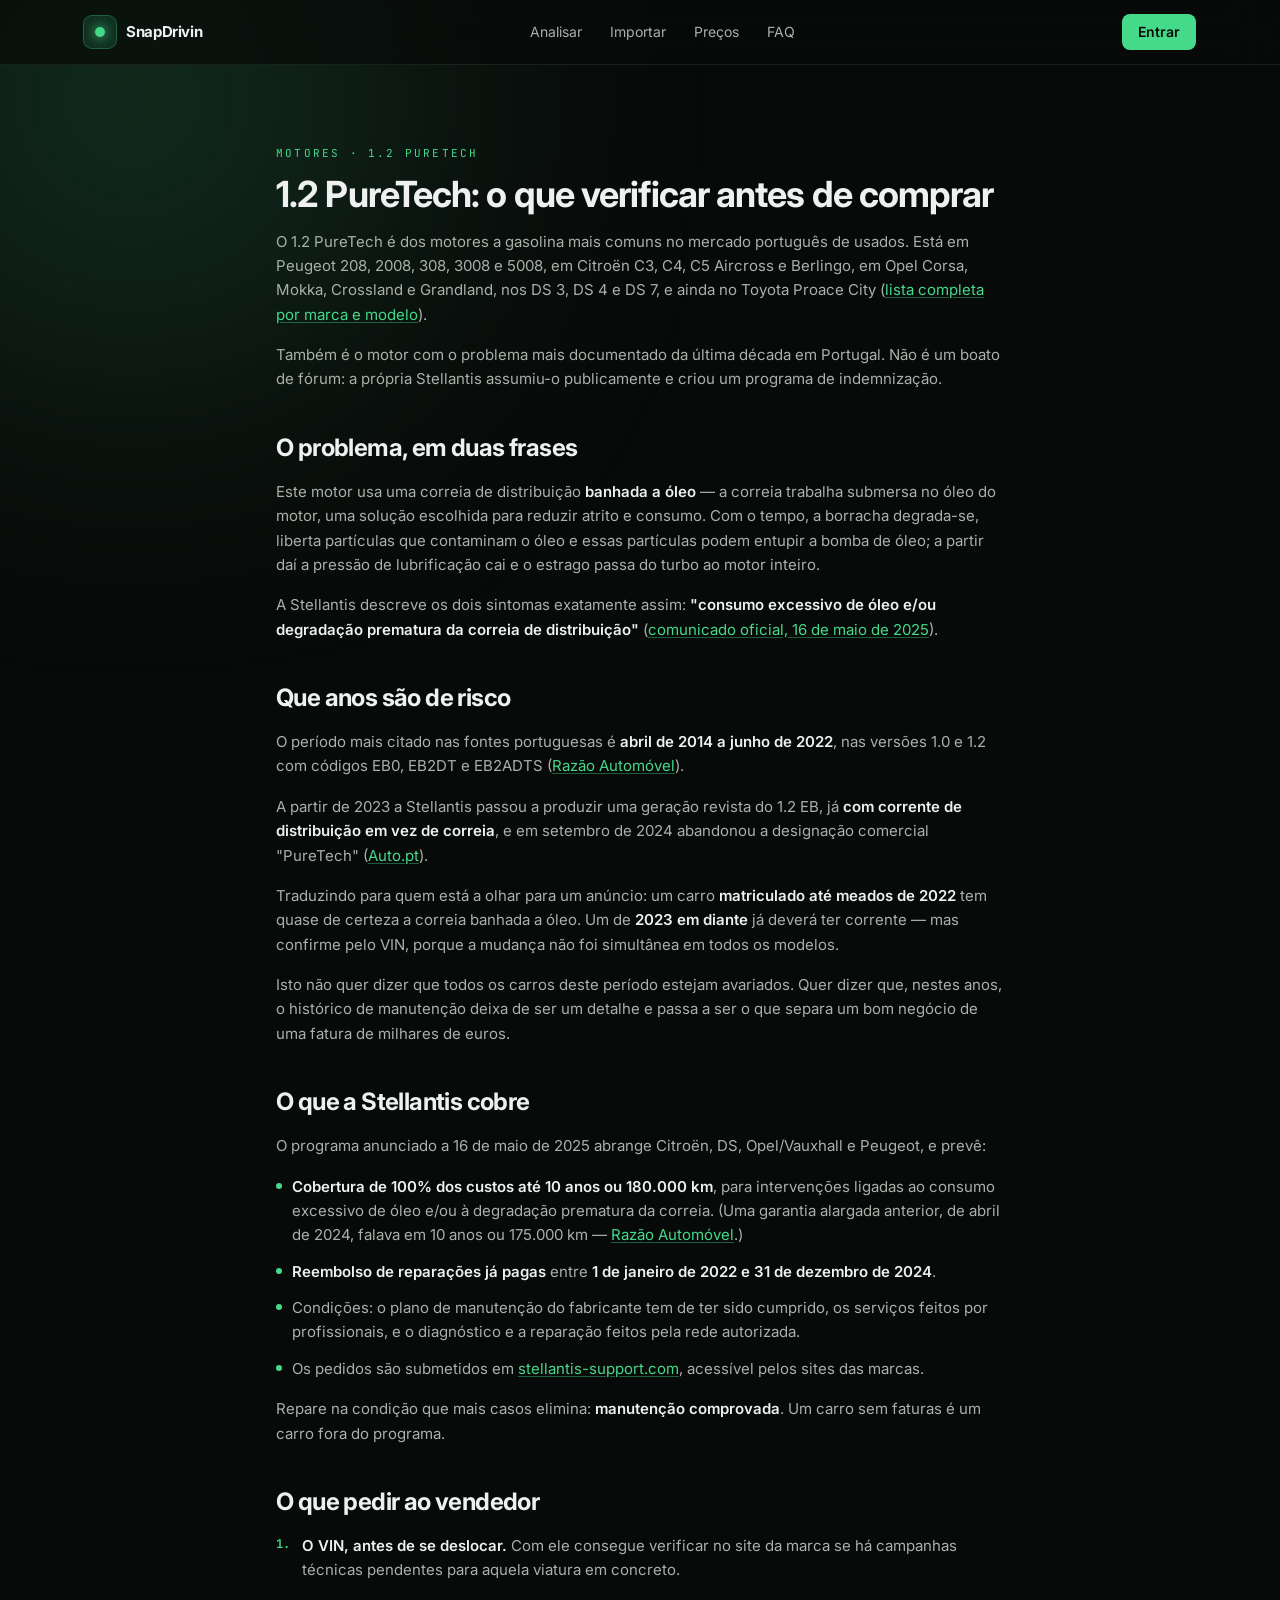
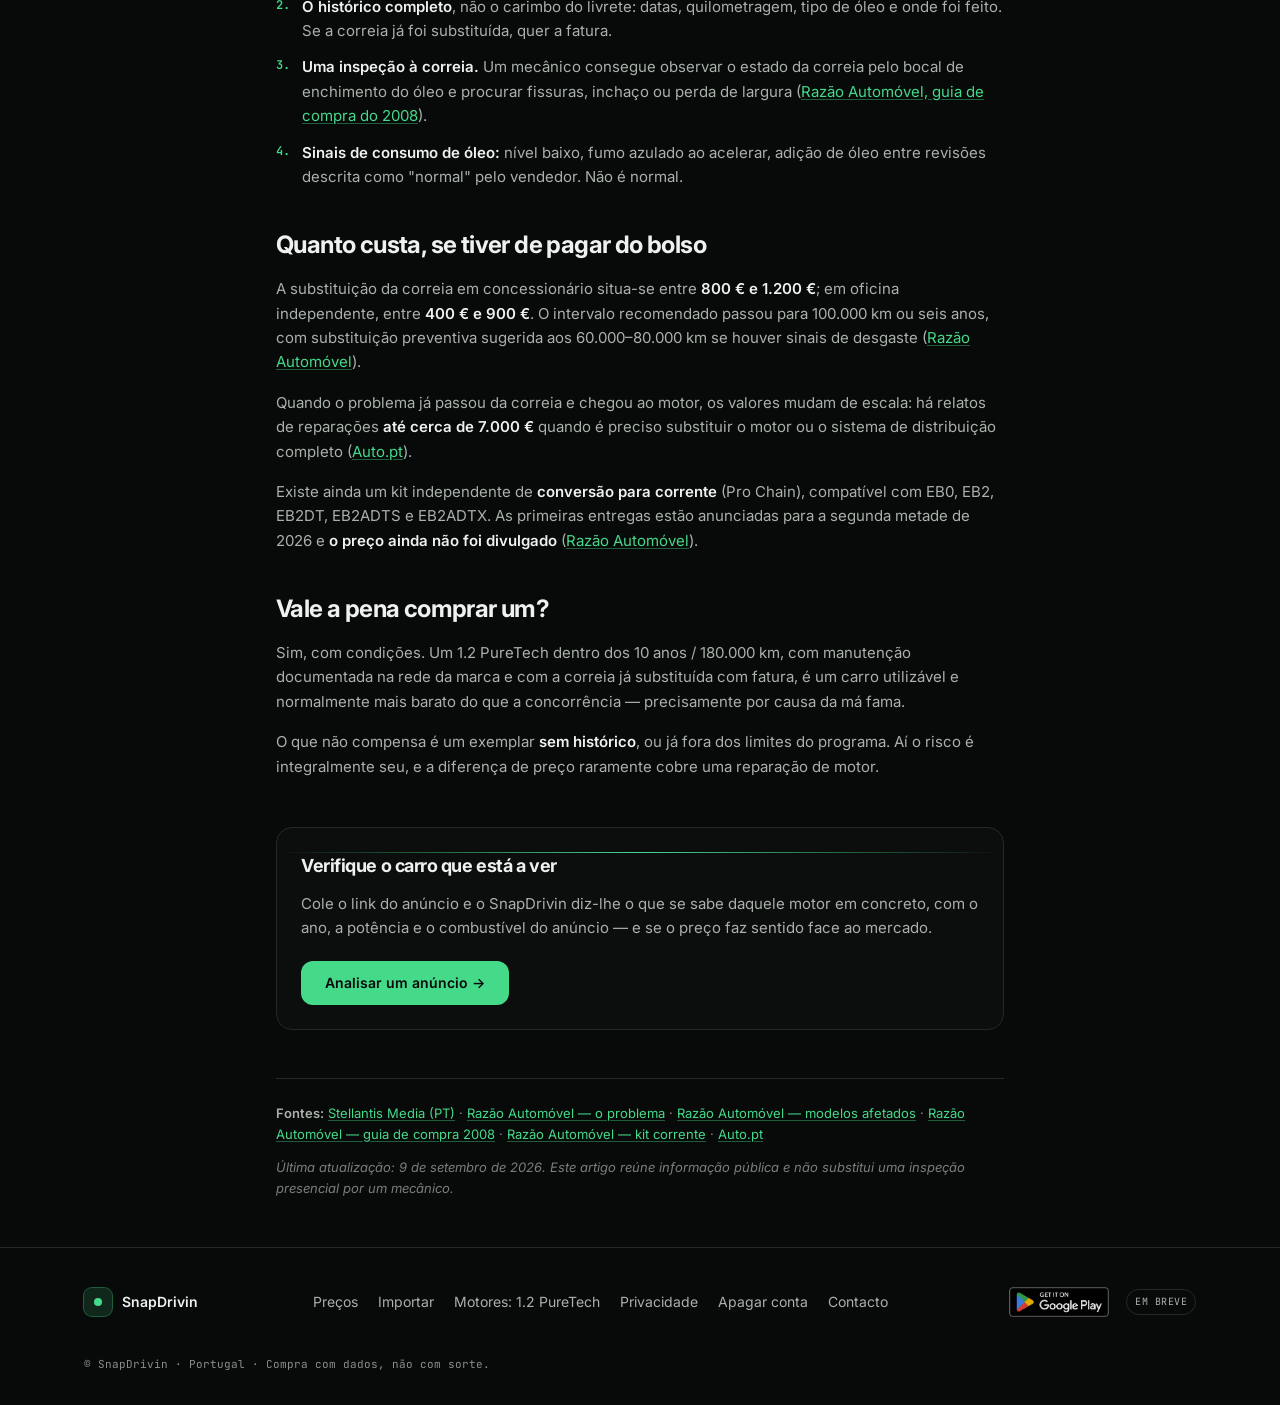
<file: motores/1-2-puretech/index.html>
<!DOCTYPE html><html lang="pt"> <head><meta charset="utf-8"><meta name="viewport" content="width=device-width, initial-scale=1"><meta name="color-scheme" content="dark"><title>1.2 PureTech: o que verificar antes de comprar (2014–2022)</title><meta name="description" content="A correia de distribuição banhada a óleo do 1.2 PureTech degrada-se e pode contaminar a lubrificação. O que a Stellantis assumiu, que anos são de risco e o que pedir ao vendedor — com fontes."><link rel="canonical" href="https://snapdrivin.pt/motores/1-2-puretech/"><link rel="icon" type="image/png" href="/favicon.png"><!-- Open Graph --><meta property="og:type" content="website"><meta property="og:site_name" content="SnapDrivin"><meta property="og:title" content="1.2 PureTech: o que verificar antes de comprar (2014–2022)"><meta property="og:description" content="A correia de distribuição banhada a óleo do 1.2 PureTech degrada-se e pode contaminar a lubrificação. O que a Stellantis assumiu, que anos são de risco e o que pedir ao vendedor — com fontes."><meta property="og:url" content="https://snapdrivin.pt/motores/1-2-puretech/"><meta property="og:image" content="https://snapdrivin.pt/favicon.png"><meta property="og:locale" content="pt_PT"><!-- Twitter --><meta name="twitter:card" content="summary_large_image"><meta name="twitter:title" content="1.2 PureTech: o que verificar antes de comprar (2014–2022)"><meta name="twitter:description" content="A correia de distribuição banhada a óleo do 1.2 PureTech degrada-se e pode contaminar a lubrificação. O que a Stellantis assumiu, que anos são de risco e o que pedir ao vendedor — com fontes."><meta name="twitter:image" content="https://snapdrivin.pt/favicon.png"><!-- Fonts: Inter (body/display) + JetBrains Mono (mono) --><link rel="preconnect" href="https://fonts.googleapis.com"><link rel="preconnect" href="https://fonts.gstatic.com" crossorigin><link rel="stylesheet" href="https://fonts.googleapis.com/css2?family=Inter:wght@400;500;600;700;800&family=JetBrains+Mono:wght@400;500&display=swap"><link rel="stylesheet" href="/_astro/analisar.nRE-r0Nr.css"></head> <body class="bare">  <div class="min-h-screen bg-ink text-paper font-sans antialiased relative overflow-x-hidden"> <!-- glows --> <div class="pointer-events-none fixed inset-0 z-0"> <div class="absolute -top-40 -left-32 h-[520px] w-[520px] rounded-full bg-brine/20 blur-[140px]"></div> <div class="absolute top-[10%] -right-40 h-[560px] w-[560px] rounded-full bg-halo/12 blur-[160px]"></div> </div> <div class="relative z-10 flex min-h-screen flex-col"> <header class="sticky top-0 z-30 border-b border-line/70 bg-ink/70 backdrop-blur-xl"> <div class="mx-auto flex max-w-6xl items-center justify-between px-5 py-3.5"> <a href="/" class="flex items-center gap-2.5"> <span class="grid size-8 place-items-center rounded-lg bg-brine/15 ring-1 ring-brine/40"><span class="size-2.5 rounded-full bg-brine shadow-[0_0_12px_2px_rgba(69,217,138,0.6)]"></span></span> <span class="text-[15px] font-bold tracking-tight">SnapDrivin</span> </a> <nav class="hidden items-center gap-7 text-sm text-mist md:flex"> <a href="/#analisar" class="transition-colors hover:text-paper">Analisar</a> <a href="/importar/" class="transition-colors hover:text-paper">Importar</a> <a href="/precos/" class="transition-colors hover:text-paper">Preços</a> <a href="/#faq" class="transition-colors hover:text-paper">FAQ</a> </nav> <div class="flex items-center gap-2"> <a href="/#entrar" class="rounded-lg bg-brine px-4 py-2 text-sm font-semibold text-ink transition-colors hover:bg-halo">Entrar</a> <label for="m" class="grid size-9 cursor-pointer place-items-center rounded-lg border border-line bg-ink-soft/60 md:hidden"><span class="sr-only">Abrir menu</span><span class="block h-px w-4 bg-paper shadow-[0_5px_0_#eef1ef,0_-5px_0_#eef1ef]"></span></label> </div> </div> <input id="m" type="checkbox" class="hidden"> <div class="drawer hidden border-t border-line bg-ink/95 backdrop-blur-xl md:!hidden"> <nav class="mx-auto flex max-w-6xl flex-col px-5 py-2 text-[15px] text-mist"> <a href="/#analisar" class="border-b border-line py-3.5 transition-colors hover:text-paper">Analisar</a> <a href="/importar/" class="border-b border-line py-3.5 transition-colors hover:text-paper">Importar</a> <a href="/precos/" class="border-b border-line py-3.5 transition-colors hover:text-paper">Preços</a> <a href="/#faq" class="py-3.5 transition-colors hover:text-paper">FAQ</a> </nav> </div> </header> <main class="flex-1"> <article class="rise mx-auto max-w-3xl px-5 pt-16 pb-12 md:pt-20"> <p class="font-mono text-[11px] uppercase tracking-[0.2em] text-brine">Motores · 1.2 PureTech</p> <h1 class="mt-3 text-3xl font-bold tracking-tight text-balance md:text-4xl">
1.2 PureTech: o que verificar antes de comprar
</h1> <p class="mt-4 text-[15px] leading-relaxed text-mist">
O 1.2 PureTech é dos motores a gasolina mais comuns no mercado português de usados. Está em Peugeot 208, 2008, 308, 3008 e 5008, em Citroën C3, C4, C5 Aircross e Berlingo, em Opel Corsa, Mokka, Crossland e Grandland, nos DS 3, DS 4 e DS 7, e ainda no Toyota Proace City (<a class="text-brine underline underline-offset-2 decoration-brine/40 transition-colors hover:text-halo" href="https://www.razaoautomovel.com/noticias/lista-completa-dos-modelos-afetados-com-motor-puretech/" target="_blank" rel="noopener">lista completa por marca e modelo</a>).
</p> <p class="mt-4 text-[15px] leading-relaxed text-mist">
Também é o motor com o problema mais documentado da última década em Portugal. Não é um boato de fórum: a própria Stellantis assumiu-o publicamente e criou um programa de indemnização.
</p> <h2 class="mt-10 text-xl font-bold tracking-tight text-paper md:text-2xl">O problema, em duas frases</h2> <p class="mt-4 text-[15px] leading-relaxed text-mist">
Este motor usa uma correia de distribuição <strong class="font-semibold text-paper">banhada a óleo</strong> — a correia trabalha submersa no óleo do motor, uma solução escolhida para reduzir atrito e consumo. Com o tempo, a borracha degrada-se, liberta partículas que contaminam o óleo e essas partículas podem entupir a bomba de óleo; a partir daí a pressão de lubrificação cai e o estrago passa do turbo ao motor inteiro.
</p> <p class="mt-4 text-[15px] leading-relaxed text-mist">
A Stellantis descreve os dois sintomas exatamente assim: <strong class="font-semibold text-paper">"consumo excessivo de óleo e/ou degradação prematura da correia de distribuição"</strong> (<a class="text-brine underline underline-offset-2 decoration-brine/40 transition-colors hover:text-halo" href="https://www.media.stellantis.com/pt-pt/peugeot/press/stellantis-alarga-a-politica-de-indemnizacao-dos-clientes-europeus-relativamente-as-geracoes-anteriores-de-motores-puretech-1-0-e-1-2" target="_blank" rel="noopener">comunicado oficial, 16 de maio de 2025</a>).
</p> <h2 class="mt-10 text-xl font-bold tracking-tight text-paper md:text-2xl">Que anos são de risco</h2> <p class="mt-4 text-[15px] leading-relaxed text-mist">
O período mais citado nas fontes portuguesas é <strong class="font-semibold text-paper">abril de 2014 a junho de 2022</strong>, nas versões 1.0 e 1.2 com códigos EB0, EB2DT e EB2ADTS (<a class="text-brine underline underline-offset-2 decoration-brine/40 transition-colors hover:text-halo" href="https://www.razaoautomovel.com/noticias/lista-completa-dos-modelos-afetados-com-motor-puretech/" target="_blank" rel="noopener">Razão Automóvel</a>).
</p> <p class="mt-4 text-[15px] leading-relaxed text-mist">
A partir de 2023 a Stellantis passou a produzir uma geração revista do 1.2 EB, já <strong class="font-semibold text-paper">com corrente de distribuição em vez de correia</strong>, e em setembro de 2024 abandonou a designação comercial "PureTech" (<a class="text-brine underline underline-offset-2 decoration-brine/40 transition-colors hover:text-halo" href="https://www.auto.pt/noticias/o-fim-dos-motores-1-2-puretech-conheca-a-historia" target="_blank" rel="noopener">Auto.pt</a>).
</p> <p class="mt-4 text-[15px] leading-relaxed text-mist">
Traduzindo para quem está a olhar para um anúncio: um carro <strong class="font-semibold text-paper">matriculado até meados de 2022</strong> tem quase de certeza a correia banhada a óleo. Um de <strong class="font-semibold text-paper">2023 em diante</strong> já deverá ter corrente — mas confirme pelo VIN, porque a mudança não foi simultânea em todos os modelos.
</p> <p class="mt-4 text-[15px] leading-relaxed text-mist">
Isto não quer dizer que todos os carros deste período estejam avariados. Quer dizer que, nestes anos, o histórico de manutenção deixa de ser um detalhe e passa a ser o que separa um bom negócio de uma fatura de milhares de euros.
</p> <h2 class="mt-10 text-xl font-bold tracking-tight text-paper md:text-2xl">O que a Stellantis cobre</h2> <p class="mt-4 text-[15px] leading-relaxed text-mist">
O programa anunciado a 16 de maio de 2025 abrange Citroën, DS, Opel/Vauxhall e Peugeot, e prevê:
</p> <ul class="mt-4 space-y-3 text-[15px] leading-relaxed text-mist"> <li class="flex items-start gap-2.5"><span class="mt-2 size-1.5 shrink-0 rounded-full bg-brine"></span> <span><strong class="font-semibold text-paper">Cobertura de 100% dos custos até 10 anos ou 180.000 km</strong>, para intervenções ligadas ao consumo excessivo de óleo e/ou à degradação prematura da correia. (Uma garantia alargada anterior, de abril de 2024, falava em 10 anos ou 175.000 km — <a class="text-brine underline underline-offset-2 decoration-brine/40 transition-colors hover:text-halo" href="https://www.razaoautomovel.com/noticias/motores-puretech-stellantis-problemas/" target="_blank" rel="noopener">Razão Automóvel</a>.)</span></li> <li class="flex items-start gap-2.5"><span class="mt-2 size-1.5 shrink-0 rounded-full bg-brine"></span> <span><strong class="font-semibold text-paper">Reembolso de reparações já pagas</strong> entre <strong class="font-semibold text-paper">1 de janeiro de 2022 e 31 de dezembro de 2024</strong>.</span></li> <li class="flex items-start gap-2.5"><span class="mt-2 size-1.5 shrink-0 rounded-full bg-brine"></span> <span>Condições: o plano de manutenção do fabricante tem de ter sido cumprido, os serviços feitos por profissionais, e o diagnóstico e a reparação feitos pela rede autorizada.</span></li> <li class="flex items-start gap-2.5"><span class="mt-2 size-1.5 shrink-0 rounded-full bg-brine"></span> <span>Os pedidos são submetidos em <a class="text-brine underline underline-offset-2 decoration-brine/40 transition-colors hover:text-halo" href="https://stellantis-support.com" target="_blank" rel="noopener">stellantis-support.com</a>, acessível pelos sites das marcas.</span></li> </ul> <p class="mt-4 text-[15px] leading-relaxed text-mist">
Repare na condição que mais casos elimina: <strong class="font-semibold text-paper">manutenção comprovada</strong>. Um carro sem faturas é um carro fora do programa.
</p> <h2 class="mt-10 text-xl font-bold tracking-tight text-paper md:text-2xl">O que pedir ao vendedor</h2> <ol class="mt-4 space-y-3 text-[15px] leading-relaxed text-mist"> <li class="flex items-start gap-3"><span class="mt-0.5 font-mono text-xs font-semibold text-brine">1.</span> <span><strong class="font-semibold text-paper">O VIN, antes de se deslocar.</strong> Com ele consegue verificar no site da marca se há campanhas técnicas pendentes para aquela viatura em concreto.</span></li> <li class="flex items-start gap-3"><span class="mt-0.5 font-mono text-xs font-semibold text-brine">2.</span> <span><strong class="font-semibold text-paper">O histórico completo</strong>, não o carimbo do livrete: datas, quilometragem, tipo de óleo e onde foi feito. Se a correia já foi substituída, quer a fatura.</span></li> <li class="flex items-start gap-3"><span class="mt-0.5 font-mono text-xs font-semibold text-brine">3.</span> <span><strong class="font-semibold text-paper">Uma inspeção à correia.</strong> Um mecânico consegue observar o estado da correia pelo bocal de enchimento do óleo e procurar fissuras, inchaço ou perda de largura (<a class="text-brine underline underline-offset-2 decoration-brine/40 transition-colors hover:text-halo" href="https://www.razaoautomovel.com/testes/ensaio/guia-de-compra-peugeot-2008-1-2-puretech-usado-2019-2023-portugal/introducao/" target="_blank" rel="noopener">Razão Automóvel, guia de compra do 2008</a>).</span></li> <li class="flex items-start gap-3"><span class="mt-0.5 font-mono text-xs font-semibold text-brine">4.</span> <span><strong class="font-semibold text-paper">Sinais de consumo de óleo:</strong> nível baixo, fumo azulado ao acelerar, adição de óleo entre revisões descrita como "normal" pelo vendedor. Não é normal.</span></li> </ol> <h2 class="mt-10 text-xl font-bold tracking-tight text-paper md:text-2xl">Quanto custa, se tiver de pagar do bolso</h2> <p class="mt-4 text-[15px] leading-relaxed text-mist">
A substituição da correia em concessionário situa-se entre <strong class="font-semibold text-paper">800 € e 1.200 €</strong>; em oficina independente, entre <strong class="font-semibold text-paper">400 € e 900 €</strong>. O intervalo recomendado passou para 100.000 km ou seis anos, com substituição preventiva sugerida aos 60.000–80.000 km se houver sinais de desgaste (<a class="text-brine underline underline-offset-2 decoration-brine/40 transition-colors hover:text-halo" href="https://www.razaoautomovel.com/testes/ensaio/guia-de-compra-peugeot-2008-1-2-puretech-usado-2019-2023-portugal/introducao/" target="_blank" rel="noopener">Razão Automóvel</a>).
</p> <p class="mt-4 text-[15px] leading-relaxed text-mist">
Quando o problema já passou da correia e chegou ao motor, os valores mudam de escala: há relatos de reparações <strong class="font-semibold text-paper">até cerca de 7.000 €</strong> quando é preciso substituir o motor ou o sistema de distribuição completo (<a class="text-brine underline underline-offset-2 decoration-brine/40 transition-colors hover:text-halo" href="https://www.auto.pt/noticias/o-fim-dos-motores-1-2-puretech-conheca-a-historia" target="_blank" rel="noopener">Auto.pt</a>).
</p> <p class="mt-4 text-[15px] leading-relaxed text-mist">
Existe ainda um kit independente de <strong class="font-semibold text-paper">conversão para corrente</strong> (Pro Chain), compatível com EB0, EB2, EB2DT, EB2ADTS e EB2ADTX. As primeiras entregas estão anunciadas para a segunda metade de 2026 e <strong class="font-semibold text-paper">o preço ainda não foi divulgado</strong> (<a class="text-brine underline underline-offset-2 decoration-brine/40 transition-colors hover:text-halo" href="https://www.razaoautomovel.com/noticias/problemas-motor-puretech-kit-distribuicao-corrente/" target="_blank" rel="noopener">Razão Automóvel</a>).
</p> <h2 class="mt-10 text-xl font-bold tracking-tight text-paper md:text-2xl">Vale a pena comprar um?</h2> <p class="mt-4 text-[15px] leading-relaxed text-mist">
Sim, com condições. Um 1.2 PureTech dentro dos 10 anos / 180.000 km, com manutenção documentada na rede da marca e com a correia já substituída com fatura, é um carro utilizável e normalmente mais barato do que a concorrência — precisamente por causa da má fama.
</p> <p class="mt-4 text-[15px] leading-relaxed text-mist">
O que não compensa é um exemplar <strong class="font-semibold text-paper">sem histórico</strong>, ou já fora dos limites do programa. Aí o risco é integralmente seu, e a diferença de preço raramente cobre uma reparação de motor.
</p> <!-- CTA (opção A): link interno simples, sem JS. analisar_open é registado no destino. --> <div class="mt-12 rounded-2xl border border-line bg-ink-soft/70 p-6 backdrop-blur-md"> <div class="pointer-events-none absolute inset-x-0 h-px bg-gradient-to-r from-transparent via-brine to-transparent"></div> <h2 class="text-lg font-bold tracking-tight text-paper">Verifique o carro que está a ver</h2> <p class="mt-3 text-[15px] leading-relaxed text-mist">
Cole o link do anúncio e o SnapDrivin diz-lhe o que se sabe daquele motor em concreto, com o ano, a potência e o combustível do anúncio — e se o preço faz sentido face ao mercado.
</p> <a href="/analisar/" class="mt-5 inline-block w-fit rounded-xl bg-brine px-6 py-3 text-sm font-semibold text-ink transition-colors hover:bg-halo">Analisar um anúncio →</a> </div> <div class="mt-12 border-t border-line pt-6"> <p class="text-[13px] leading-relaxed text-mist/80"> <strong class="font-semibold text-mist">Fontes:</strong> <a class="text-brine underline underline-offset-2 decoration-brine/40 transition-colors hover:text-halo" href="https://www.media.stellantis.com/pt-pt/peugeot/press/stellantis-alarga-a-politica-de-indemnizacao-dos-clientes-europeus-relativamente-as-geracoes-anteriores-de-motores-puretech-1-0-e-1-2" target="_blank" rel="noopener">Stellantis Media (PT)</a> ·
<a class="text-brine underline underline-offset-2 decoration-brine/40 transition-colors hover:text-halo" href="https://www.razaoautomovel.com/noticias/motores-puretech-stellantis-problemas/" target="_blank" rel="noopener">Razão Automóvel — o problema</a> ·
<a class="text-brine underline underline-offset-2 decoration-brine/40 transition-colors hover:text-halo" href="https://www.razaoautomovel.com/noticias/lista-completa-dos-modelos-afetados-com-motor-puretech/" target="_blank" rel="noopener">Razão Automóvel — modelos afetados</a> ·
<a class="text-brine underline underline-offset-2 decoration-brine/40 transition-colors hover:text-halo" href="https://www.razaoautomovel.com/testes/ensaio/guia-de-compra-peugeot-2008-1-2-puretech-usado-2019-2023-portugal/introducao/" target="_blank" rel="noopener">Razão Automóvel — guia de compra 2008</a> ·
<a class="text-brine underline underline-offset-2 decoration-brine/40 transition-colors hover:text-halo" href="https://www.razaoautomovel.com/noticias/problemas-motor-puretech-kit-distribuicao-corrente/" target="_blank" rel="noopener">Razão Automóvel — kit corrente</a> ·
<a class="text-brine underline underline-offset-2 decoration-brine/40 transition-colors hover:text-halo" href="https://www.auto.pt/noticias/o-fim-dos-motores-1-2-puretech-conheca-a-historia" target="_blank" rel="noopener">Auto.pt</a> </p> <p class="mt-3 text-[13px] italic leading-relaxed text-mist/70">
Última atualização: 9 de setembro de 2026. Este artigo reúne informação pública e não substitui uma inspeção presencial por um mecânico.
</p> </div> </article> </main> <footer id="entrar" class="border-t border-line"> <div class="mx-auto flex max-w-6xl flex-col items-center justify-between gap-4 px-5 py-8 text-sm text-mist md:flex-row"> <div class="flex items-center gap-2.5"> <span class="grid size-7 place-items-center rounded-lg bg-brine/15 ring-1 ring-brine/40"><span class="size-2 rounded-full bg-brine"></span></span> <span class="font-semibold text-paper">SnapDrivin</span> </div> <nav class="flex items-center gap-5"> <a href="/precos/" class="py-2 transition-colors hover:text-paper">Preços</a> <a href="/importar/" class="py-2 transition-colors hover:text-paper">Importar</a> <a href="/motores/1-2-puretech/" class="py-2 transition-colors hover:text-paper">Motores: 1.2 PureTech</a> <a href="/privacy" class="py-2 transition-colors hover:text-paper">Privacidade</a> <a href="/delete-account" class="py-2 transition-colors hover:text-paper">Apagar conta</a> <a href="/contacto/" class="py-2 transition-colors hover:text-paper">Contacto</a> </nav> <div class="inline-flex items-center gap-2.5"> <img src="/google-play-badge.png" alt="Brevemente no Google Play" class="h-11 w-auto opacity-90"> <span class="rounded-full border border-line px-2 py-0.5 font-mono text-[10px] uppercase tracking-wider text-mist">
Em breve
</span> </div> </div> <p class="mx-auto max-w-6xl px-5 pb-8 text-center font-mono text-[11px] text-mist/80 md:text-left">
© SnapDrivin · Portugal · Compra com dados, não com sorte.
</p> </footer> </div> </div>   </body> </html>
</file>
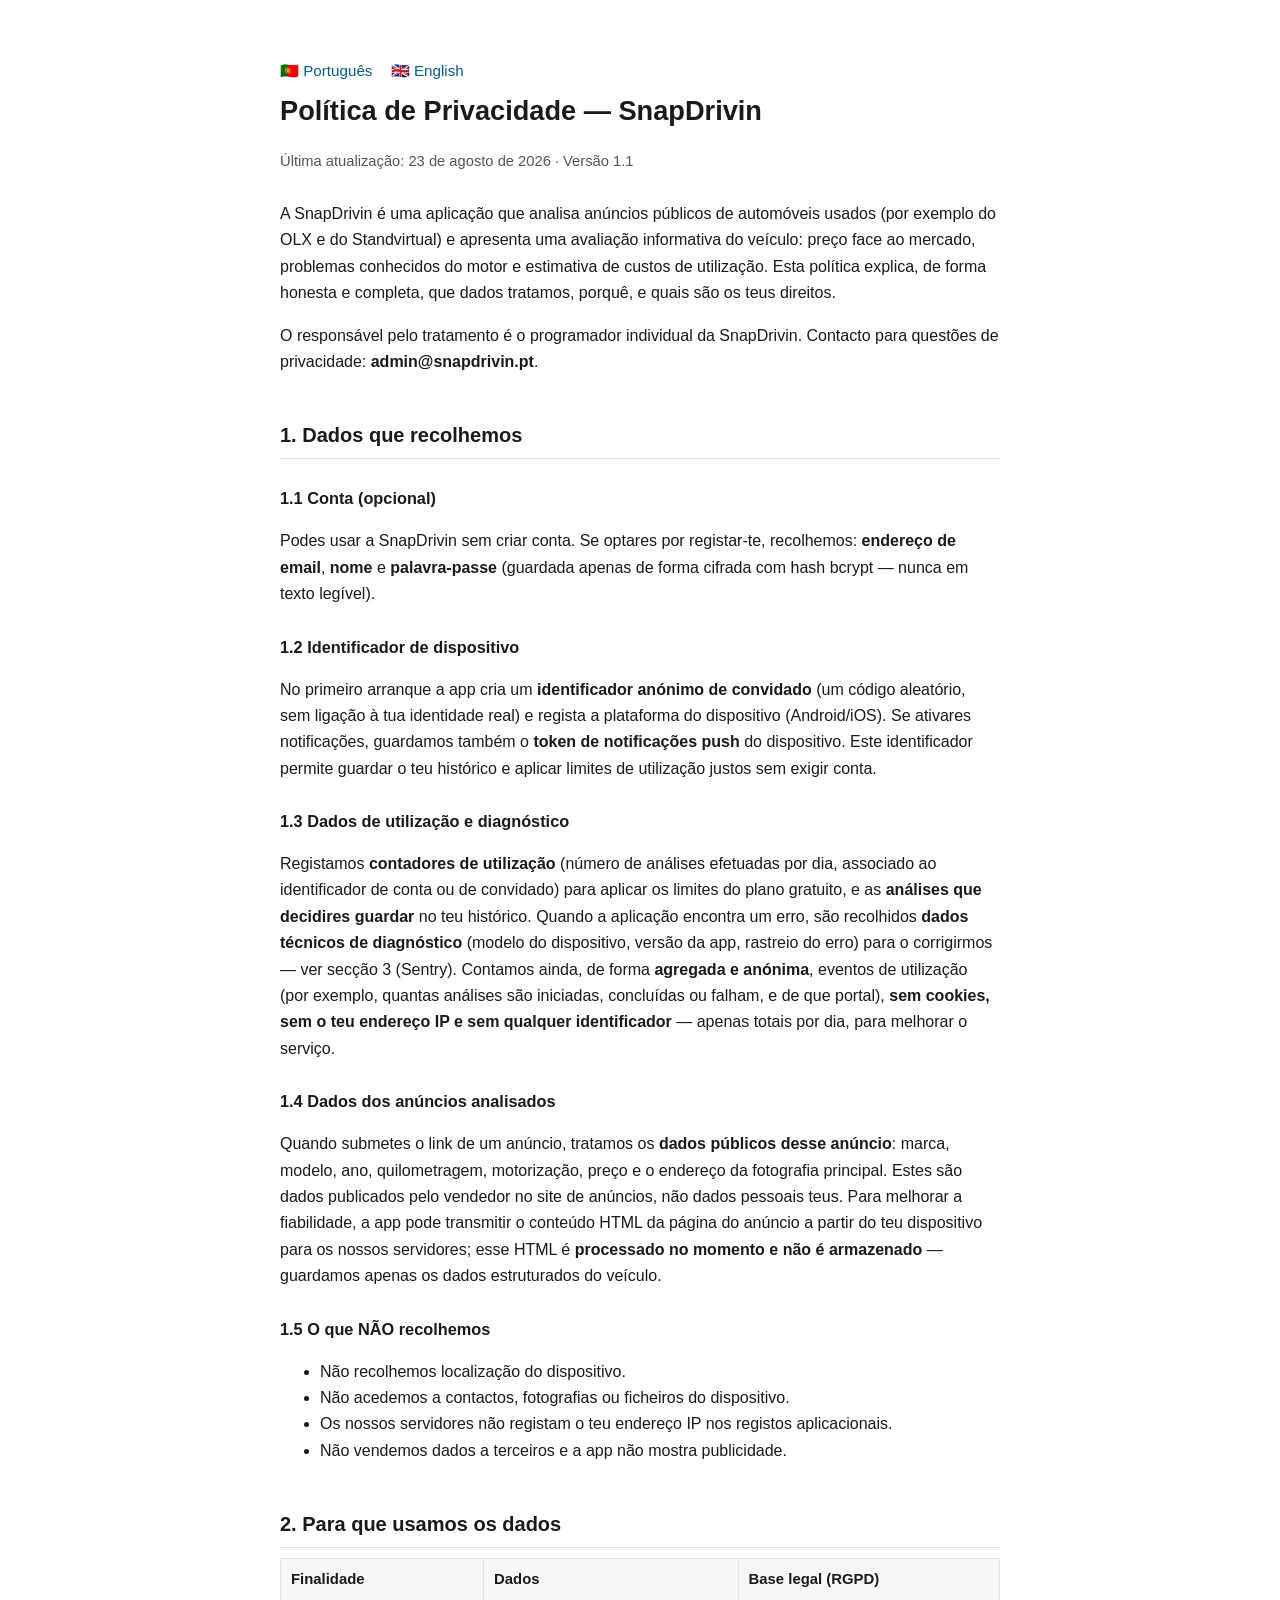
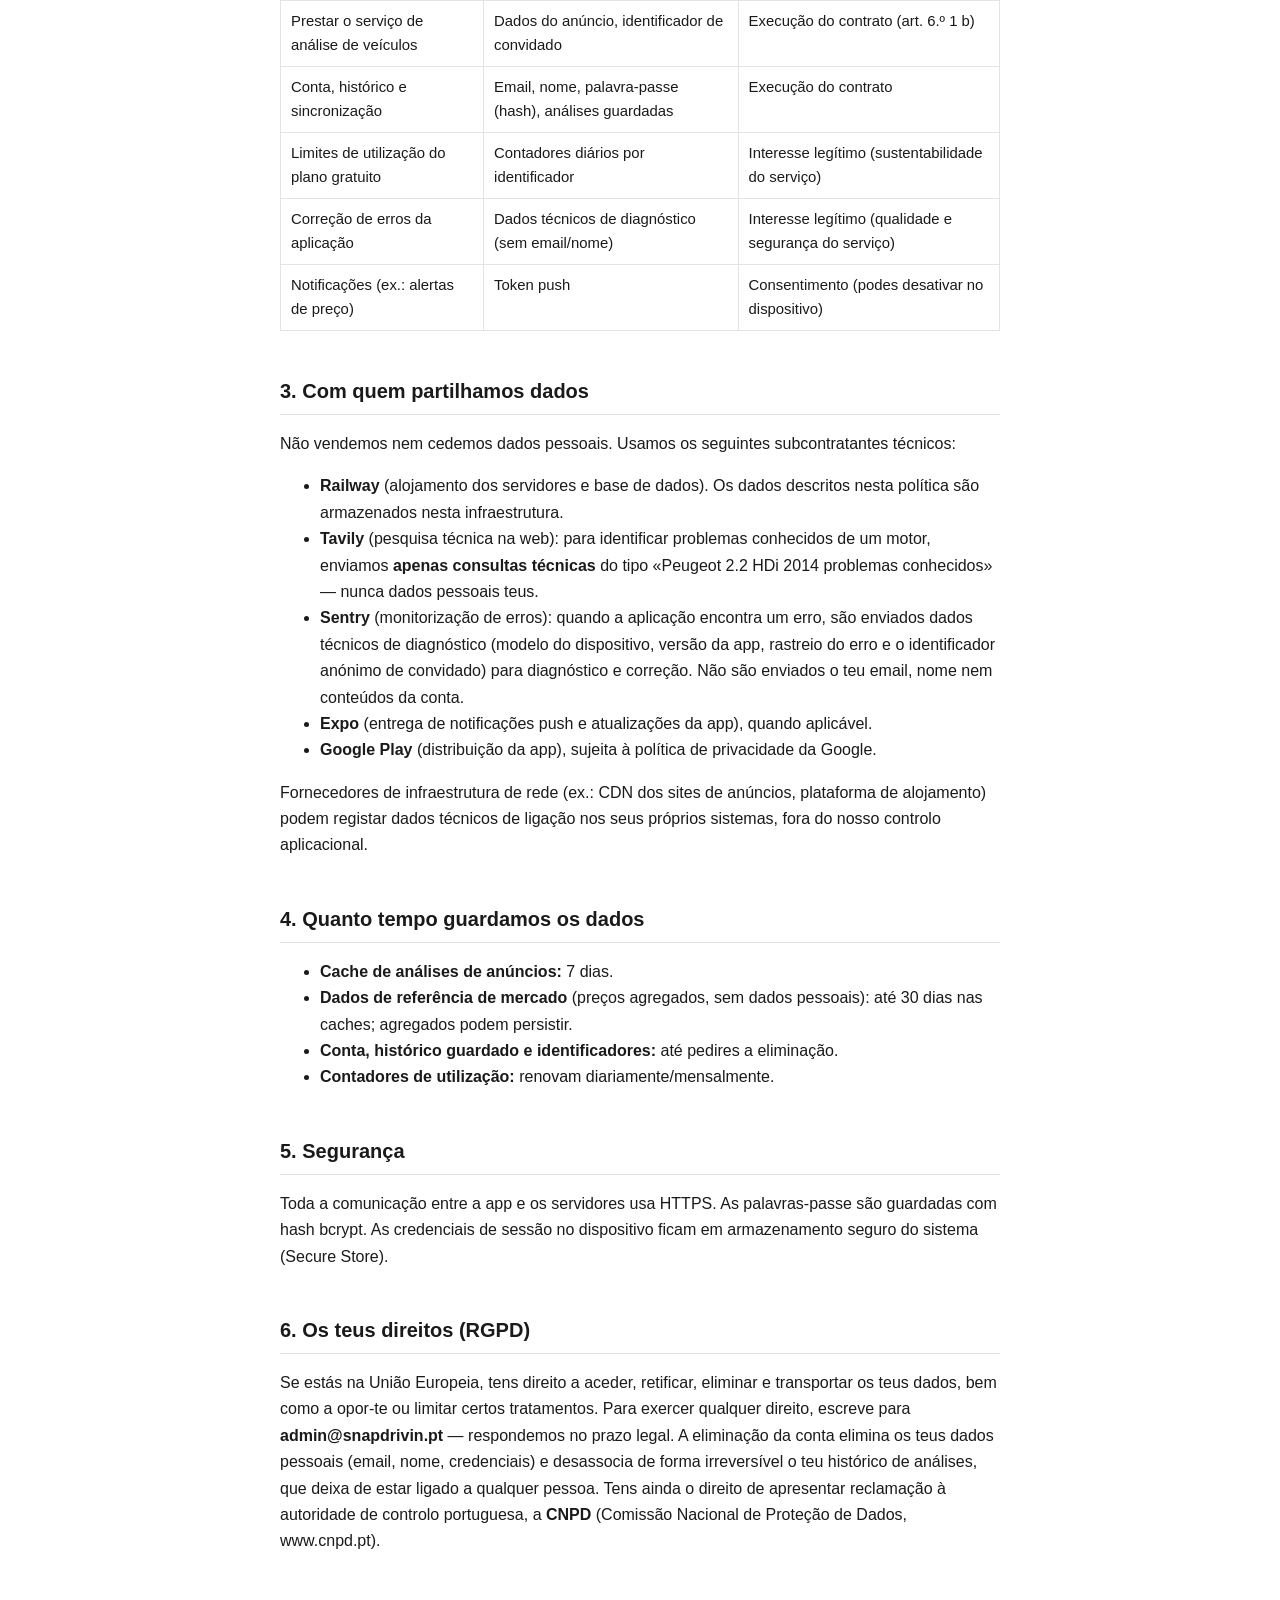
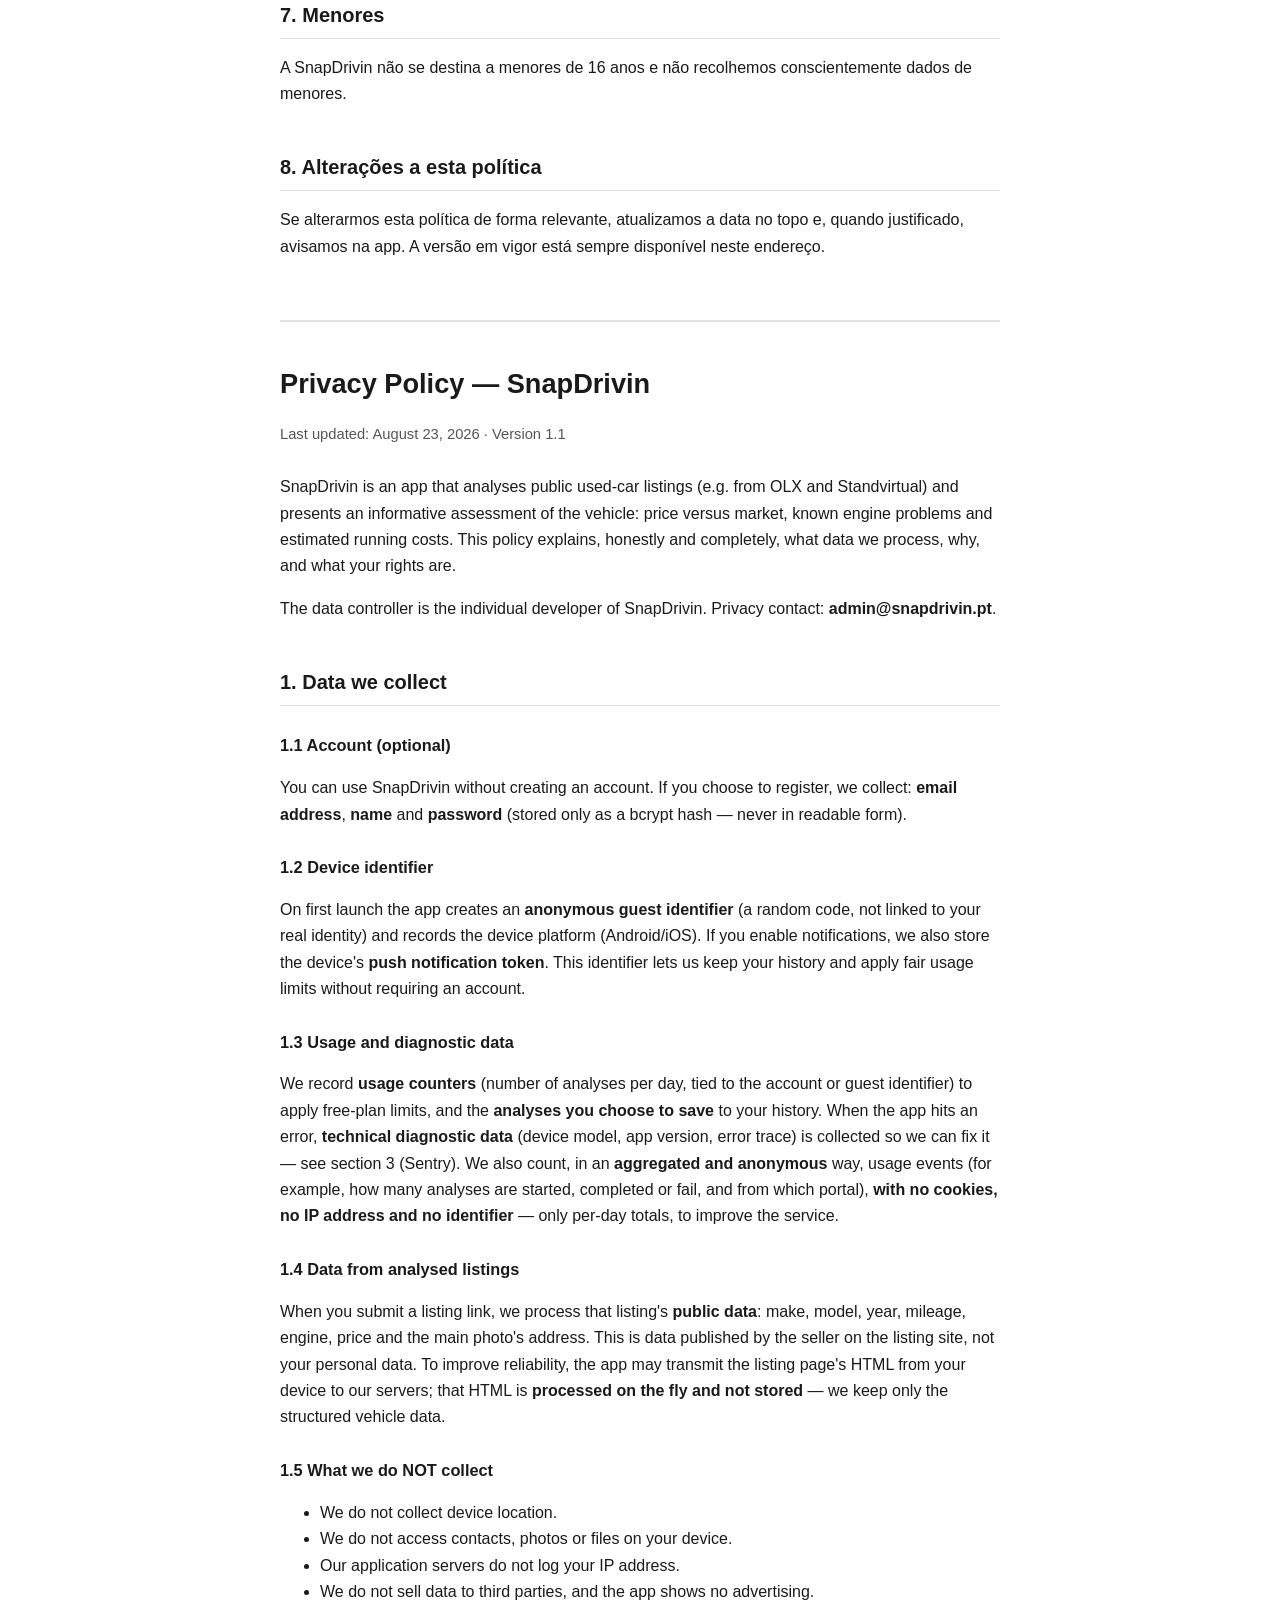
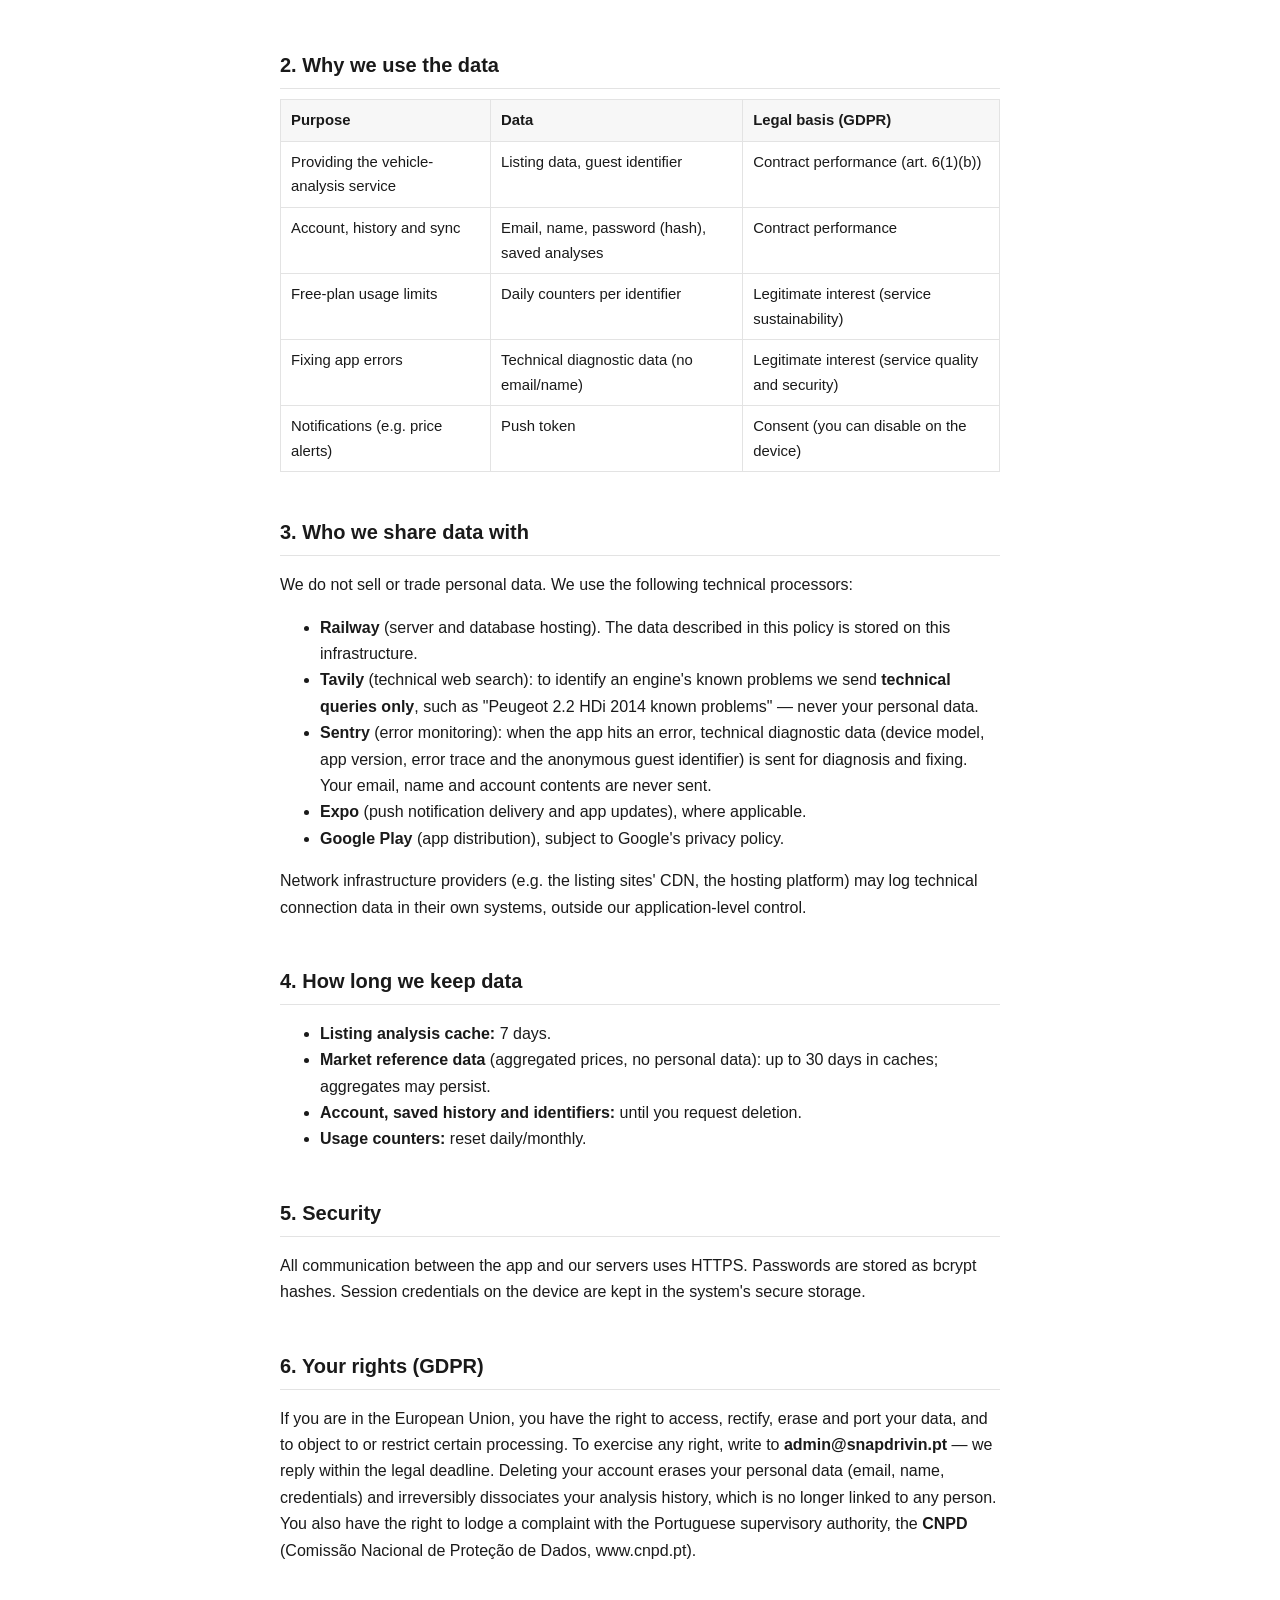
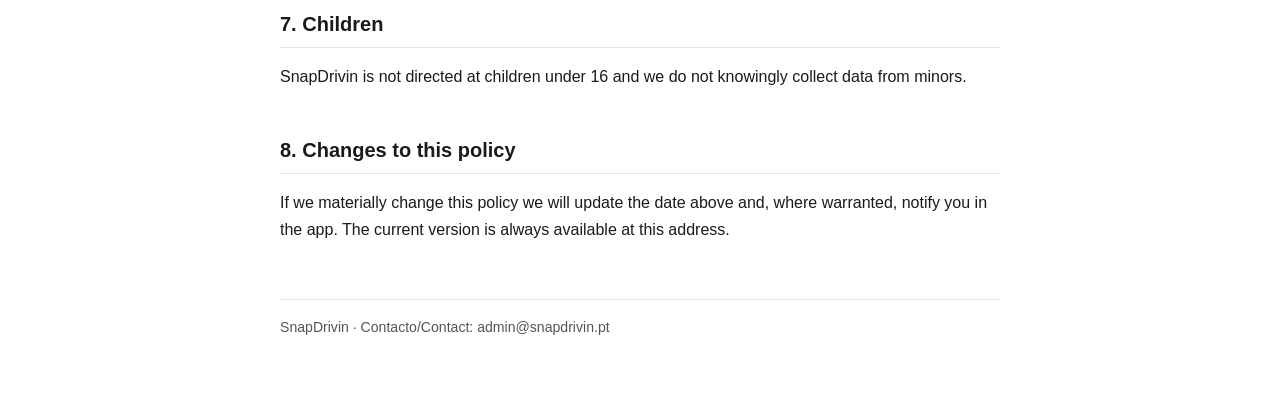
<file: privacy.html>
<!doctype html>
<html lang="pt">
<head>
<meta charset="utf-8">
<meta name="viewport" content="width=device-width, initial-scale=1">
<title>SnapDrivin — Política de Privacidade / Privacy Policy</title>
<style>
  :root { --ink:#1a1a1a; --muted:#555; --line:#e3e3e3; --accent:#0a5c8a; --bg:#ffffff; }
  * { box-sizing:border-box; }
  body { margin:0; background:var(--bg); color:var(--ink);
         font:16px/1.65 -apple-system, BlinkMacSystemFont, "Segoe UI", Roboto, Helvetica, Arial, sans-serif; }
  main { max-width:760px; margin:0 auto; padding:40px 20px 80px; }
  h1 { font-size:1.7rem; margin:0 0 4px; }
  h2 { font-size:1.25rem; margin:2.2em 0 .5em; border-bottom:1px solid var(--line); padding-bottom:6px; }
  h3 { font-size:1.02rem; margin:1.6em 0 .4em; }
  p, li { color:var(--ink); }
  .meta { color:var(--muted); font-size:.92rem; margin-bottom:28px; }
  .lang-switch { margin:18px 0 6px; font-size:.95rem; }
  .lang-switch a { color:var(--accent); text-decoration:none; margin-right:14px; }
  .lang-switch a:hover { text-decoration:underline; }
  table { border-collapse:collapse; width:100%; font-size:.93rem; margin:10px 0 4px; }
  th, td { border:1px solid var(--line); padding:8px 10px; text-align:left; vertical-align:top; }
  th { background:#f7f7f7; }
  .divider { margin:60px 0 40px; border:none; border-top:2px solid var(--line); }
  footer { margin-top:56px; color:var(--muted); font-size:.88rem; border-top:1px solid var(--line); padding-top:16px; }
</style>
</head>
<body>
<main>

<div class="lang-switch"><a href="#pt">🇵🇹 Português</a> <a href="#en">🇬🇧 English</a></div>

<!-- ============================== PORTUGUÊS ============================== -->
<section id="pt">
<h1>Política de Privacidade — SnapDrivin</h1>
<p class="meta">Última atualização: 23 de agosto de 2026 · Versão 1.1</p>

<p>A SnapDrivin é uma aplicação que analisa anúncios públicos de automóveis usados (por exemplo do OLX e do Standvirtual) e apresenta uma avaliação informativa do veículo: preço face ao mercado, problemas conhecidos do motor e estimativa de custos de utilização. Esta política explica, de forma honesta e completa, que dados tratamos, porquê, e quais são os teus direitos.</p>

<p>O responsável pelo tratamento é o programador individual da SnapDrivin. Contacto para questões de privacidade: <strong>admin@snapdrivin.pt</strong>.</p>

<h2>1. Dados que recolhemos</h2>

<h3>1.1 Conta (opcional)</h3>
<p>Podes usar a SnapDrivin sem criar conta. Se optares por registar-te, recolhemos: <strong>endereço de email</strong>, <strong>nome</strong> e <strong>palavra-passe</strong> (guardada apenas de forma cifrada com hash bcrypt — nunca em texto legível).</p>

<h3>1.2 Identificador de dispositivo</h3>
<p>No primeiro arranque a app cria um <strong>identificador anónimo de convidado</strong> (um código aleatório, sem ligação à tua identidade real) e regista a plataforma do dispositivo (Android/iOS). Se ativares notificações, guardamos também o <strong>token de notificações push</strong> do dispositivo. Este identificador permite guardar o teu histórico e aplicar limites de utilização justos sem exigir conta.</p>

<h3>1.3 Dados de utilização e diagnóstico</h3>
<p>Registamos <strong>contadores de utilização</strong> (número de análises efetuadas por dia, associado ao identificador de conta ou de convidado) para aplicar os limites do plano gratuito, e as <strong>análises que decidires guardar</strong> no teu histórico. Quando a aplicação encontra um erro, são recolhidos <strong>dados técnicos de diagnóstico</strong> (modelo do dispositivo, versão da app, rastreio do erro) para o corrigirmos — ver secção 3 (Sentry). Contamos ainda, de forma <strong>agregada e anónima</strong>, eventos de utilização (por exemplo, quantas análises são iniciadas, concluídas ou falham, e de que portal), <strong>sem cookies, sem o teu endereço IP e sem qualquer identificador</strong> — apenas totais por dia, para melhorar o serviço.</p>

<h3>1.4 Dados dos anúncios analisados</h3>
<p>Quando submetes o link de um anúncio, tratamos os <strong>dados públicos desse anúncio</strong>: marca, modelo, ano, quilometragem, motorização, preço e o endereço da fotografia principal. Estes são dados publicados pelo vendedor no site de anúncios, não dados pessoais teus. Para melhorar a fiabilidade, a app pode transmitir o conteúdo HTML da página do anúncio a partir do teu dispositivo para os nossos servidores; esse HTML é <strong>processado no momento e não é armazenado</strong> — guardamos apenas os dados estruturados do veículo.</p>

<h3>1.5 O que NÃO recolhemos</h3>
<ul>
  <li>Não recolhemos localização do dispositivo.</li>
  <li>Não acedemos a contactos, fotografias ou ficheiros do dispositivo.</li>
  <li>Os nossos servidores não registam o teu endereço IP nos registos aplicacionais.</li>
  <li>Não vendemos dados a terceiros e a app não mostra publicidade.</li>
</ul>

<h2>2. Para que usamos os dados</h2>
<table>
  <tr><th>Finalidade</th><th>Dados</th><th>Base legal (RGPD)</th></tr>
  <tr><td>Prestar o serviço de análise de veículos</td><td>Dados do anúncio, identificador de convidado</td><td>Execução do contrato (art. 6.º 1 b)</td></tr>
  <tr><td>Conta, histórico e sincronização</td><td>Email, nome, palavra-passe (hash), análises guardadas</td><td>Execução do contrato</td></tr>
  <tr><td>Limites de utilização do plano gratuito</td><td>Contadores diários por identificador</td><td>Interesse legítimo (sustentabilidade do serviço)</td></tr>
  <tr><td>Correção de erros da aplicação</td><td>Dados técnicos de diagnóstico (sem email/nome)</td><td>Interesse legítimo (qualidade e segurança do serviço)</td></tr>
  <tr><td>Notificações (ex.: alertas de preço)</td><td>Token push</td><td>Consentimento (podes desativar no dispositivo)</td></tr>
</table>

<h2>3. Com quem partilhamos dados</h2>
<p>Não vendemos nem cedemos dados pessoais. Usamos os seguintes subcontratantes técnicos:</p>
<ul>
  <li><strong>Railway</strong> (alojamento dos servidores e base de dados). Os dados descritos nesta política são armazenados nesta infraestrutura.</li>
  <li><strong>Tavily</strong> (pesquisa técnica na web): para identificar problemas conhecidos de um motor, enviamos <strong>apenas consultas técnicas</strong> do tipo «Peugeot 2.2 HDi 2014 problemas conhecidos» — nunca dados pessoais teus.</li>
  <li><strong>Sentry</strong> (monitorização de erros): quando a aplicação encontra um erro, são enviados dados técnicos de diagnóstico (modelo do dispositivo, versão da app, rastreio do erro e o identificador anónimo de convidado) para diagnóstico e correção. Não são enviados o teu email, nome nem conteúdos da conta.</li>
  <li><strong>Expo</strong> (entrega de notificações push e atualizações da app), quando aplicável.</li>
  <li><strong>Google Play</strong> (distribuição da app), sujeita à política de privacidade da Google.</li>
</ul>
<p>Fornecedores de infraestrutura de rede (ex.: CDN dos sites de anúncios, plataforma de alojamento) podem registar dados técnicos de ligação nos seus próprios sistemas, fora do nosso controlo aplicacional.</p>

<h2>4. Quanto tempo guardamos os dados</h2>
<ul>
  <li><strong>Cache de análises de anúncios:</strong> 7 dias.</li>
  <li><strong>Dados de referência de mercado</strong> (preços agregados, sem dados pessoais): até 30 dias nas caches; agregados podem persistir.</li>
  <li><strong>Conta, histórico guardado e identificadores:</strong> até pedires a eliminação.</li>
  <li><strong>Contadores de utilização:</strong> renovam diariamente/mensalmente.</li>
</ul>

<h2>5. Segurança</h2>
<p>Toda a comunicação entre a app e os servidores usa HTTPS. As palavras-passe são guardadas com hash bcrypt. As credenciais de sessão no dispositivo ficam em armazenamento seguro do sistema (Secure Store).</p>

<h2>6. Os teus direitos (RGPD)</h2>
<p>Se estás na União Europeia, tens direito a aceder, retificar, eliminar e transportar os teus dados, bem como a opor-te ou limitar certos tratamentos. Para exercer qualquer direito, escreve para <strong>admin@snapdrivin.pt</strong> — respondemos no prazo legal. A eliminação da conta elimina os teus dados pessoais (email, nome, credenciais) e desassocia de forma irreversível o teu histórico de análises, que deixa de estar ligado a qualquer pessoa. Tens ainda o direito de apresentar reclamação à autoridade de controlo portuguesa, a <strong>CNPD</strong> (Comissão Nacional de Proteção de Dados, www.cnpd.pt).</p>

<h2>7. Menores</h2>
<p>A SnapDrivin não se destina a menores de 16 anos e não recolhemos conscientemente dados de menores.</p>

<h2>8. Alterações a esta política</h2>
<p>Se alterarmos esta política de forma relevante, atualizamos a data no topo e, quando justificado, avisamos na app. A versão em vigor está sempre disponível neste endereço.</p>
</section>

<hr class="divider">

<!-- ============================== ENGLISH ============================== -->
<section id="en" lang="en">
<h1>Privacy Policy — SnapDrivin</h1>
<p class="meta">Last updated: August 23, 2026 · Version 1.1</p>

<p>SnapDrivin is an app that analyses public used-car listings (e.g. from OLX and Standvirtual) and presents an informative assessment of the vehicle: price versus market, known engine problems and estimated running costs. This policy explains, honestly and completely, what data we process, why, and what your rights are.</p>

<p>The data controller is the individual developer of SnapDrivin. Privacy contact: <strong>admin@snapdrivin.pt</strong>.</p>

<h2>1. Data we collect</h2>

<h3>1.1 Account (optional)</h3>
<p>You can use SnapDrivin without creating an account. If you choose to register, we collect: <strong>email address</strong>, <strong>name</strong> and <strong>password</strong> (stored only as a bcrypt hash — never in readable form).</p>

<h3>1.2 Device identifier</h3>
<p>On first launch the app creates an <strong>anonymous guest identifier</strong> (a random code, not linked to your real identity) and records the device platform (Android/iOS). If you enable notifications, we also store the device's <strong>push notification token</strong>. This identifier lets us keep your history and apply fair usage limits without requiring an account.</p>

<h3>1.3 Usage and diagnostic data</h3>
<p>We record <strong>usage counters</strong> (number of analyses per day, tied to the account or guest identifier) to apply free-plan limits, and the <strong>analyses you choose to save</strong> to your history. When the app hits an error, <strong>technical diagnostic data</strong> (device model, app version, error trace) is collected so we can fix it — see section 3 (Sentry). We also count, in an <strong>aggregated and anonymous</strong> way, usage events (for example, how many analyses are started, completed or fail, and from which portal), <strong>with no cookies, no IP address and no identifier</strong> — only per-day totals, to improve the service.</p>

<h3>1.4 Data from analysed listings</h3>
<p>When you submit a listing link, we process that listing's <strong>public data</strong>: make, model, year, mileage, engine, price and the main photo's address. This is data published by the seller on the listing site, not your personal data. To improve reliability, the app may transmit the listing page's HTML from your device to our servers; that HTML is <strong>processed on the fly and not stored</strong> — we keep only the structured vehicle data.</p>

<h3>1.5 What we do NOT collect</h3>
<ul>
  <li>We do not collect device location.</li>
  <li>We do not access contacts, photos or files on your device.</li>
  <li>Our application servers do not log your IP address.</li>
  <li>We do not sell data to third parties, and the app shows no advertising.</li>
</ul>

<h2>2. Why we use the data</h2>
<table>
  <tr><th>Purpose</th><th>Data</th><th>Legal basis (GDPR)</th></tr>
  <tr><td>Providing the vehicle-analysis service</td><td>Listing data, guest identifier</td><td>Contract performance (art. 6(1)(b))</td></tr>
  <tr><td>Account, history and sync</td><td>Email, name, password (hash), saved analyses</td><td>Contract performance</td></tr>
  <tr><td>Free-plan usage limits</td><td>Daily counters per identifier</td><td>Legitimate interest (service sustainability)</td></tr>
  <tr><td>Fixing app errors</td><td>Technical diagnostic data (no email/name)</td><td>Legitimate interest (service quality and security)</td></tr>
  <tr><td>Notifications (e.g. price alerts)</td><td>Push token</td><td>Consent (you can disable on the device)</td></tr>
</table>

<h2>3. Who we share data with</h2>
<p>We do not sell or trade personal data. We use the following technical processors:</p>
<ul>
  <li><strong>Railway</strong> (server and database hosting). The data described in this policy is stored on this infrastructure.</li>
  <li><strong>Tavily</strong> (technical web search): to identify an engine's known problems we send <strong>technical queries only</strong>, such as "Peugeot 2.2 HDi 2014 known problems" — never your personal data.</li>
  <li><strong>Sentry</strong> (error monitoring): when the app hits an error, technical diagnostic data (device model, app version, error trace and the anonymous guest identifier) is sent for diagnosis and fixing. Your email, name and account contents are never sent.</li>
  <li><strong>Expo</strong> (push notification delivery and app updates), where applicable.</li>
  <li><strong>Google Play</strong> (app distribution), subject to Google's privacy policy.</li>
</ul>
<p>Network infrastructure providers (e.g. the listing sites' CDN, the hosting platform) may log technical connection data in their own systems, outside our application-level control.</p>

<h2>4. How long we keep data</h2>
<ul>
  <li><strong>Listing analysis cache:</strong> 7 days.</li>
  <li><strong>Market reference data</strong> (aggregated prices, no personal data): up to 30 days in caches; aggregates may persist.</li>
  <li><strong>Account, saved history and identifiers:</strong> until you request deletion.</li>
  <li><strong>Usage counters:</strong> reset daily/monthly.</li>
</ul>

<h2>5. Security</h2>
<p>All communication between the app and our servers uses HTTPS. Passwords are stored as bcrypt hashes. Session credentials on the device are kept in the system's secure storage.</p>

<h2>6. Your rights (GDPR)</h2>
<p>If you are in the European Union, you have the right to access, rectify, erase and port your data, and to object to or restrict certain processing. To exercise any right, write to <strong>admin@snapdrivin.pt</strong> — we reply within the legal deadline. Deleting your account erases your personal data (email, name, credentials) and irreversibly dissociates your analysis history, which is no longer linked to any person. You also have the right to lodge a complaint with the Portuguese supervisory authority, the <strong>CNPD</strong> (Comissão Nacional de Proteção de Dados, www.cnpd.pt).</p>

<h2>7. Children</h2>
<p>SnapDrivin is not directed at children under 16 and we do not knowingly collect data from minors.</p>

<h2>8. Changes to this policy</h2>
<p>If we materially change this policy we will update the date above and, where warranted, notify you in the app. The current version is always available at this address.</p>
</section>

<footer>
SnapDrivin · Contacto/Contact: admin@snapdrivin.pt
</footer>

</main>
</body>
</html>
</file>
<file: _astro/analisar.nRE-r0Nr.css>
*,:before,:after{--tw-border-spacing-x: 0;--tw-border-spacing-y: 0;--tw-translate-x: 0;--tw-translate-y: 0;--tw-rotate: 0;--tw-skew-x: 0;--tw-skew-y: 0;--tw-scale-x: 1;--tw-scale-y: 1;--tw-pan-x: ;--tw-pan-y: ;--tw-pinch-zoom: ;--tw-scroll-snap-strictness: proximity;--tw-gradient-from-position: ;--tw-gradient-via-position: ;--tw-gradient-to-position: ;--tw-ordinal: ;--tw-slashed-zero: ;--tw-numeric-figure: ;--tw-numeric-spacing: ;--tw-numeric-fraction: ;--tw-ring-inset: ;--tw-ring-offset-width: 0px;--tw-ring-offset-color: #fff;--tw-ring-color: rgb(59 130 246 / .5);--tw-ring-offset-shadow: 0 0 #0000;--tw-ring-shadow: 0 0 #0000;--tw-shadow: 0 0 #0000;--tw-shadow-colored: 0 0 #0000;--tw-blur: ;--tw-brightness: ;--tw-contrast: ;--tw-grayscale: ;--tw-hue-rotate: ;--tw-invert: ;--tw-saturate: ;--tw-sepia: ;--tw-drop-shadow: ;--tw-backdrop-blur: ;--tw-backdrop-brightness: ;--tw-backdrop-contrast: ;--tw-backdrop-grayscale: ;--tw-backdrop-hue-rotate: ;--tw-backdrop-invert: ;--tw-backdrop-opacity: ;--tw-backdrop-saturate: ;--tw-backdrop-sepia: ;--tw-contain-size: ;--tw-contain-layout: ;--tw-contain-paint: ;--tw-contain-style: }::backdrop{--tw-border-spacing-x: 0;--tw-border-spacing-y: 0;--tw-translate-x: 0;--tw-translate-y: 0;--tw-rotate: 0;--tw-skew-x: 0;--tw-skew-y: 0;--tw-scale-x: 1;--tw-scale-y: 1;--tw-pan-x: ;--tw-pan-y: ;--tw-pinch-zoom: ;--tw-scroll-snap-strictness: proximity;--tw-gradient-from-position: ;--tw-gradient-via-position: ;--tw-gradient-to-position: ;--tw-ordinal: ;--tw-slashed-zero: ;--tw-numeric-figure: ;--tw-numeric-spacing: ;--tw-numeric-fraction: ;--tw-ring-inset: ;--tw-ring-offset-width: 0px;--tw-ring-offset-color: #fff;--tw-ring-color: rgb(59 130 246 / .5);--tw-ring-offset-shadow: 0 0 #0000;--tw-ring-shadow: 0 0 #0000;--tw-shadow: 0 0 #0000;--tw-shadow-colored: 0 0 #0000;--tw-blur: ;--tw-brightness: ;--tw-contrast: ;--tw-grayscale: ;--tw-hue-rotate: ;--tw-invert: ;--tw-saturate: ;--tw-sepia: ;--tw-drop-shadow: ;--tw-backdrop-blur: ;--tw-backdrop-brightness: ;--tw-backdrop-contrast: ;--tw-backdrop-grayscale: ;--tw-backdrop-hue-rotate: ;--tw-backdrop-invert: ;--tw-backdrop-opacity: ;--tw-backdrop-saturate: ;--tw-backdrop-sepia: ;--tw-contain-size: ;--tw-contain-layout: ;--tw-contain-paint: ;--tw-contain-style: }/*! tailwindcss v3.4.19 | MIT License | https://tailwindcss.com
 */*,:before,:after{box-sizing:border-box;border-width:0;border-style:solid;border-color:#e5e7eb}:before,:after{--tw-content: ""}html,:host{line-height:1.5;-webkit-text-size-adjust:100%;-moz-tab-size:4;-o-tab-size:4;tab-size:4;font-family:Inter,system-ui,sans-serif;font-feature-settings:normal;font-variation-settings:normal;-webkit-tap-highlight-color:transparent}body{margin:0;line-height:inherit}hr{height:0;color:inherit;border-top-width:1px}abbr:where([title]){-webkit-text-decoration:underline dotted;text-decoration:underline dotted}h1,h2,h3,h4,h5,h6{font-size:inherit;font-weight:inherit}a{color:inherit;text-decoration:inherit}b,strong{font-weight:bolder}code,kbd,samp,pre{font-family:JetBrains Mono,ui-monospace,monospace;font-feature-settings:normal;font-variation-settings:normal;font-size:1em}small{font-size:80%}sub,sup{font-size:75%;line-height:0;position:relative;vertical-align:baseline}sub{bottom:-.25em}sup{top:-.5em}table{text-indent:0;border-color:inherit;border-collapse:collapse}button,input,optgroup,select,textarea{font-family:inherit;font-feature-settings:inherit;font-variation-settings:inherit;font-size:100%;font-weight:inherit;line-height:inherit;letter-spacing:inherit;color:inherit;margin:0;padding:0}button,select{text-transform:none}button,input:where([type=button]),input:where([type=reset]),input:where([type=submit]){-webkit-appearance:button;background-color:transparent;background-image:none}:-moz-focusring{outline:auto}:-moz-ui-invalid{box-shadow:none}progress{vertical-align:baseline}::-webkit-inner-spin-button,::-webkit-outer-spin-button{height:auto}[type=search]{-webkit-appearance:textfield;outline-offset:-2px}::-webkit-search-decoration{-webkit-appearance:none}::-webkit-file-upload-button{-webkit-appearance:button;font:inherit}summary{display:list-item}blockquote,dl,dd,h1,h2,h3,h4,h5,h6,hr,figure,p,pre{margin:0}fieldset{margin:0;padding:0}legend{padding:0}ol,ul,menu{list-style:none;margin:0;padding:0}dialog{padding:0}textarea{resize:vertical}input::-moz-placeholder,textarea::-moz-placeholder{opacity:1;color:#9ca3af}input::placeholder,textarea::placeholder{opacity:1;color:#9ca3af}button,[role=button]{cursor:pointer}:disabled{cursor:default}img,svg,video,canvas,audio,iframe,embed,object{display:block;vertical-align:middle}img,video{max-width:100%;height:auto}[hidden]:where(:not([hidden=until-found])){display:none}.container{width:100%}@media(min-width:640px){.container{max-width:640px}}@media(min-width:768px){.container{max-width:768px}}@media(min-width:1024px){.container{max-width:1024px}}@media(min-width:1280px){.container{max-width:1280px}}@media(min-width:1536px){.container{max-width:1536px}}.sr-only{position:absolute;width:1px;height:1px;padding:0;margin:-1px;overflow:hidden;clip:rect(0,0,0,0);white-space:nowrap;border-width:0}.pointer-events-none{pointer-events:none}.visible{visibility:visible}.fixed{position:fixed}.absolute{position:absolute}.relative{position:relative}.sticky{position:sticky}.inset-0{inset:0}.inset-x-0{left:0;right:0}.inset-x-6{left:1.5rem;right:1.5rem}.-left-32{left:-8rem}.-right-40{right:-10rem}.-top-40{top:-10rem}.bottom-\[-20\%\]{bottom:-20%}.left-\[35\%\]{left:35%}.top-0{top:0}.top-\[10\%\]{top:10%}.z-0{z-index:0}.z-10{z-index:10}.z-30{z-index:30}.mx-auto{margin-left:auto;margin-right:auto}.mt-0\.5{margin-top:.125rem}.mt-1{margin-top:.25rem}.mt-1\.5{margin-top:.375rem}.mt-10{margin-top:2.5rem}.mt-12{margin-top:3rem}.mt-2{margin-top:.5rem}.mt-3{margin-top:.75rem}.mt-4{margin-top:1rem}.mt-5{margin-top:1.25rem}.mt-6{margin-top:1.5rem}.mt-8{margin-top:2rem}.block{display:block}.inline-block{display:inline-block}.inline{display:inline}.flex{display:flex}.inline-flex{display:inline-flex}.grid{display:grid}.hidden{display:none}.size-1\.5{width:.375rem;height:.375rem}.size-2{width:.5rem;height:.5rem}.size-2\.5{width:.625rem;height:.625rem}.size-7{width:1.75rem;height:1.75rem}.size-8{width:2rem;height:2rem}.size-9{width:2.25rem;height:2.25rem}.h-11{height:2.75rem}.h-24{height:6rem}.h-\[480px\]{height:480px}.h-\[520px\]{height:520px}.h-\[560px\]{height:560px}.h-px{height:1px}.min-h-screen{min-height:100vh}.w-4{width:1rem}.w-\[480px\]{width:480px}.w-\[520px\]{width:520px}.w-\[560px\]{width:560px}.w-auto{width:auto}.w-fit{width:-moz-fit-content;width:fit-content}.w-full{width:100%}.min-w-0{min-width:0px}.max-w-2xl{max-width:42rem}.max-w-3xl{max-width:48rem}.max-w-5xl{max-width:64rem}.max-w-6xl{max-width:72rem}.max-w-xl{max-width:36rem}.flex-1{flex:1 1 0%}.flex-shrink{flex-shrink:1}.shrink-0{flex-shrink:0}.cursor-not-allowed{cursor:not-allowed}.cursor-pointer{cursor:pointer}.resize{resize:both}.list-none{list-style-type:none}.grid-cols-2{grid-template-columns:repeat(2,minmax(0,1fr))}.grid-cols-3{grid-template-columns:repeat(3,minmax(0,1fr))}.flex-col{flex-direction:column}.flex-wrap{flex-wrap:wrap}.place-items-center{place-items:center}.items-start{align-items:flex-start}.items-center{align-items:center}.justify-center{justify-content:center}.justify-between{justify-content:space-between}.gap-2{gap:.5rem}.gap-2\.5{gap:.625rem}.gap-3{gap:.75rem}.gap-4{gap:1rem}.gap-5{gap:1.25rem}.gap-6{gap:1.5rem}.gap-7{gap:1.75rem}.gap-px{gap:1px}.gap-x-5{-moz-column-gap:1.25rem;column-gap:1.25rem}.gap-y-2{row-gap:.5rem}.space-y-0>:not([hidden])~:not([hidden]){--tw-space-y-reverse: 0;margin-top:calc(0px * calc(1 - var(--tw-space-y-reverse)));margin-bottom:calc(0px * var(--tw-space-y-reverse))}.space-y-2>:not([hidden])~:not([hidden]){--tw-space-y-reverse: 0;margin-top:calc(.5rem * calc(1 - var(--tw-space-y-reverse)));margin-bottom:calc(.5rem * var(--tw-space-y-reverse))}.space-y-2\.5>:not([hidden])~:not([hidden]){--tw-space-y-reverse: 0;margin-top:calc(.625rem * calc(1 - var(--tw-space-y-reverse)));margin-bottom:calc(.625rem * var(--tw-space-y-reverse))}.space-y-3>:not([hidden])~:not([hidden]){--tw-space-y-reverse: 0;margin-top:calc(.75rem * calc(1 - var(--tw-space-y-reverse)));margin-bottom:calc(.75rem * var(--tw-space-y-reverse))}.divide-y>:not([hidden])~:not([hidden]){--tw-divide-y-reverse: 0;border-top-width:calc(1px * calc(1 - var(--tw-divide-y-reverse)));border-bottom-width:calc(1px * var(--tw-divide-y-reverse))}.divide-line>:not([hidden])~:not([hidden]){--tw-divide-opacity: 1;border-color:rgb(35 42 38 / var(--tw-divide-opacity, 1))}.overflow-hidden{overflow:hidden}.overflow-x-hidden{overflow-x:hidden}.text-balance{text-wrap:balance}.text-pretty{text-wrap:pretty}.rounded-2xl{border-radius:1rem}.rounded-full{border-radius:9999px}.rounded-lg{border-radius:.5rem}.rounded-xl{border-radius:.75rem}.border{border-width:1px}.border-y{border-top-width:1px;border-bottom-width:1px}.border-b{border-bottom-width:1px}.border-t{border-top-width:1px}.border-dashed{border-style:dashed}.border-amber\/25{border-color:#f4c45340}.border-brine\/25{border-color:#45d98a40}.border-brine\/40{border-color:#45d98a66}.border-line{--tw-border-opacity: 1;border-color:rgb(35 42 38 / var(--tw-border-opacity, 1))}.border-line\/70{border-color:#232a26b3}.bg-amber{--tw-bg-opacity: 1;background-color:rgb(244 196 83 / var(--tw-bg-opacity, 1))}.bg-amber\/10{background-color:#f4c4531a}.bg-brine{--tw-bg-opacity: 1;background-color:rgb(69 217 138 / var(--tw-bg-opacity, 1))}.bg-brine-deep\/20{background-color:#16a86233}.bg-brine\/10{background-color:#45d98a1a}.bg-brine\/15{background-color:#45d98a26}.bg-brine\/20{background-color:#45d98a33}.bg-brine\/25{background-color:#45d98a40}.bg-halo\/15{background-color:#8ff0c126}.bg-ink{--tw-bg-opacity: 1;background-color:rgb(8 10 9 / var(--tw-bg-opacity, 1))}.bg-ink-soft\/40{background-color:#0e110f66}.bg-ink-soft\/60{background-color:#0e110f99}.bg-ink-soft\/70{background-color:#0e110fb3}.bg-ink-soft\/80{background-color:#0e110fcc}.bg-ink\/40{background-color:#080a0966}.bg-ink\/70{background-color:#080a09b3}.bg-ink\/95{background-color:#080a09f2}.bg-line{--tw-bg-opacity: 1;background-color:rgb(35 42 38 / var(--tw-bg-opacity, 1))}.bg-paper{--tw-bg-opacity: 1;background-color:rgb(238 241 239 / var(--tw-bg-opacity, 1))}.bg-transparent{background-color:transparent}.bg-\[linear-gradient\(to_right\,rgba\(69\,217\,138\,0\.05\)_1px\,transparent_1px\)\,linear-gradient\(to_bottom\,rgba\(69\,217\,138\,0\.05\)_1px\,transparent_1px\)\]{background-image:linear-gradient(to right,rgba(69,217,138,.05) 1px,transparent 1px),linear-gradient(to bottom,rgba(69,217,138,.05) 1px,transparent 1px)}.bg-gradient-to-b{background-image:linear-gradient(to bottom,var(--tw-gradient-stops))}.bg-gradient-to-r{background-image:linear-gradient(to right,var(--tw-gradient-stops))}.from-transparent{--tw-gradient-from: transparent var(--tw-gradient-from-position);--tw-gradient-to: rgb(0 0 0 / 0) var(--tw-gradient-to-position);--tw-gradient-stops: var(--tw-gradient-from), var(--tw-gradient-to)}.via-brine{--tw-gradient-to: rgb(69 217 138 / 0) var(--tw-gradient-to-position);--tw-gradient-stops: var(--tw-gradient-from), #45d98a var(--tw-gradient-via-position), var(--tw-gradient-to)}.via-brine\/10{--tw-gradient-to: rgb(69 217 138 / 0) var(--tw-gradient-to-position);--tw-gradient-stops: var(--tw-gradient-from), rgb(69 217 138 / .1) var(--tw-gradient-via-position), var(--tw-gradient-to)}.to-transparent{--tw-gradient-to: transparent var(--tw-gradient-to-position)}.bg-\[size\:56px_56px\]{background-size:56px 56px}.p-2{padding:.5rem}.p-3{padding:.75rem}.p-4{padding:1rem}.p-5{padding:1.25rem}.p-6{padding:1.5rem}.px-2{padding-left:.5rem;padding-right:.5rem}.px-3{padding-left:.75rem;padding-right:.75rem}.px-4{padding-left:1rem;padding-right:1rem}.px-5{padding-left:1.25rem;padding-right:1.25rem}.px-6{padding-left:1.5rem;padding-right:1.5rem}.py-0\.5{padding-top:.125rem;padding-bottom:.125rem}.py-1{padding-top:.25rem;padding-bottom:.25rem}.py-12{padding-top:3rem;padding-bottom:3rem}.py-2{padding-top:.5rem;padding-bottom:.5rem}.py-2\.5{padding-top:.625rem;padding-bottom:.625rem}.py-20{padding-top:5rem;padding-bottom:5rem}.py-3{padding-top:.75rem;padding-bottom:.75rem}.py-3\.5{padding-top:.875rem;padding-bottom:.875rem}.py-4{padding-top:1rem;padding-bottom:1rem}.py-8{padding-top:2rem;padding-bottom:2rem}.pb-12{padding-bottom:3rem}.pb-8{padding-bottom:2rem}.pt-16{padding-top:4rem}.pt-6{padding-top:1.5rem}.text-center{text-align:center}.text-right{text-align:right}.font-mono{font-family:JetBrains Mono,ui-monospace,monospace}.font-sans{font-family:Inter,system-ui,sans-serif}.text-2xl{font-size:1.5rem;line-height:2rem}.text-3xl{font-size:1.875rem;line-height:2.25rem}.text-4xl{font-size:2.25rem;line-height:2.5rem}.text-\[10px\]{font-size:10px}.text-\[11px\]{font-size:11px}.text-\[13px\]{font-size:13px}.text-\[15px\]{font-size:15px}.text-base{font-size:1rem;line-height:1.5rem}.text-lg{font-size:1.125rem;line-height:1.75rem}.text-sm{font-size:.875rem;line-height:1.25rem}.text-xl{font-size:1.25rem;line-height:1.75rem}.text-xs{font-size:.75rem;line-height:1rem}.font-bold{font-weight:700}.font-extrabold{font-weight:800}.font-medium{font-weight:500}.font-normal{font-weight:400}.font-semibold{font-weight:600}.uppercase{text-transform:uppercase}.lowercase{text-transform:lowercase}.italic{font-style:italic}.tabular-nums{--tw-numeric-spacing: tabular-nums;font-variant-numeric:var(--tw-ordinal) var(--tw-slashed-zero) var(--tw-numeric-figure) var(--tw-numeric-spacing) var(--tw-numeric-fraction)}.leading-\[1\.05\]{line-height:1.05}.leading-\[1\.08\]{line-height:1.08}.leading-relaxed{line-height:1.625}.tracking-\[0\.2em\]{letter-spacing:.2em}.tracking-tight{letter-spacing:-.025em}.tracking-wider{letter-spacing:.05em}.text-amber{--tw-text-opacity: 1;color:rgb(244 196 83 / var(--tw-text-opacity, 1))}.text-brine{--tw-text-opacity: 1;color:rgb(69 217 138 / var(--tw-text-opacity, 1))}.text-brine\/80{color:#45d98acc}.text-ink{--tw-text-opacity: 1;color:rgb(8 10 9 / var(--tw-text-opacity, 1))}.text-mist{--tw-text-opacity: 1;color:rgb(169 177 171 / var(--tw-text-opacity, 1))}.text-mist\/70{color:#a9b1abb3}.text-mist\/80{color:#a9b1abcc}.text-paper{--tw-text-opacity: 1;color:rgb(238 241 239 / var(--tw-text-opacity, 1))}.underline{text-decoration-line:underline}.decoration-brine\/40{text-decoration-color:#45d98a66}.underline-offset-2{text-underline-offset:2px}.antialiased{-webkit-font-smoothing:antialiased;-moz-osx-font-smoothing:grayscale}.opacity-70{opacity:.7}.opacity-90{opacity:.9}.shadow-\[0_0_12px_2px_rgba\(69\,217\,138\,0\.6\)\]{--tw-shadow: 0 0 12px 2px rgba(69,217,138,.6);--tw-shadow-colored: 0 0 12px 2px var(--tw-shadow-color);box-shadow:var(--tw-ring-offset-shadow, 0 0 #0000),var(--tw-ring-shadow, 0 0 #0000),var(--tw-shadow)}.shadow-\[0_5px_0_\#eef1ef\,0_-5px_0_\#eef1ef\]{--tw-shadow: 0 5px 0 #eef1ef,0 -5px 0 #eef1ef;--tw-shadow-colored: 0 5px 0 var(--tw-shadow-color), 0 -5px 0 var(--tw-shadow-color);box-shadow:var(--tw-ring-offset-shadow, 0 0 #0000),var(--tw-ring-shadow, 0 0 #0000),var(--tw-shadow)}.outline-none{outline:2px solid transparent;outline-offset:2px}.outline{outline-style:solid}.ring-1{--tw-ring-offset-shadow: var(--tw-ring-inset) 0 0 0 var(--tw-ring-offset-width) var(--tw-ring-offset-color);--tw-ring-shadow: var(--tw-ring-inset) 0 0 0 calc(1px + var(--tw-ring-offset-width)) var(--tw-ring-color);box-shadow:var(--tw-ring-offset-shadow),var(--tw-ring-shadow),var(--tw-shadow, 0 0 #0000)}.ring-brine\/25{--tw-ring-color: rgb(69 217 138 / .25)}.ring-brine\/30{--tw-ring-color: rgb(69 217 138 / .3)}.ring-brine\/40{--tw-ring-color: rgb(69 217 138 / .4)}.blur{--tw-blur: blur(8px);filter:var(--tw-blur) var(--tw-brightness) var(--tw-contrast) var(--tw-grayscale) var(--tw-hue-rotate) var(--tw-invert) var(--tw-saturate) var(--tw-sepia) var(--tw-drop-shadow)}.blur-\[140px\]{--tw-blur: blur(140px);filter:var(--tw-blur) var(--tw-brightness) var(--tw-contrast) var(--tw-grayscale) var(--tw-hue-rotate) var(--tw-invert) var(--tw-saturate) var(--tw-sepia) var(--tw-drop-shadow)}.blur-\[150px\]{--tw-blur: blur(150px);filter:var(--tw-blur) var(--tw-brightness) var(--tw-contrast) var(--tw-grayscale) var(--tw-hue-rotate) var(--tw-invert) var(--tw-saturate) var(--tw-sepia) var(--tw-drop-shadow)}.blur-\[160px\]{--tw-blur: blur(160px);filter:var(--tw-blur) var(--tw-brightness) var(--tw-contrast) var(--tw-grayscale) var(--tw-hue-rotate) var(--tw-invert) var(--tw-saturate) var(--tw-sepia) var(--tw-drop-shadow)}.filter{filter:var(--tw-blur) var(--tw-brightness) var(--tw-contrast) var(--tw-grayscale) var(--tw-hue-rotate) var(--tw-invert) var(--tw-saturate) var(--tw-sepia) var(--tw-drop-shadow)}.backdrop-blur-md{--tw-backdrop-blur: blur(12px);backdrop-filter:var(--tw-backdrop-blur) var(--tw-backdrop-brightness) var(--tw-backdrop-contrast) var(--tw-backdrop-grayscale) var(--tw-backdrop-hue-rotate) var(--tw-backdrop-invert) var(--tw-backdrop-opacity) var(--tw-backdrop-saturate) var(--tw-backdrop-sepia)}.backdrop-blur-xl{--tw-backdrop-blur: blur(24px);backdrop-filter:var(--tw-backdrop-blur) var(--tw-backdrop-brightness) var(--tw-backdrop-contrast) var(--tw-backdrop-grayscale) var(--tw-backdrop-hue-rotate) var(--tw-backdrop-invert) var(--tw-backdrop-opacity) var(--tw-backdrop-saturate) var(--tw-backdrop-sepia)}.backdrop-filter{backdrop-filter:var(--tw-backdrop-blur) var(--tw-backdrop-brightness) var(--tw-backdrop-contrast) var(--tw-backdrop-grayscale) var(--tw-backdrop-hue-rotate) var(--tw-backdrop-invert) var(--tw-backdrop-opacity) var(--tw-backdrop-saturate) var(--tw-backdrop-sepia)}.transition{transition-property:color,background-color,border-color,text-decoration-color,fill,stroke,opacity,box-shadow,transform,filter,backdrop-filter;transition-timing-function:cubic-bezier(.4,0,.2,1);transition-duration:.15s}.transition-colors{transition-property:color,background-color,border-color,text-decoration-color,fill,stroke;transition-timing-function:cubic-bezier(.4,0,.2,1);transition-duration:.15s}.transition-transform{transition-property:transform;transition-timing-function:cubic-bezier(.4,0,.2,1);transition-duration:.15s}.\[mask-image\:radial-gradient\(ellipse_80\%_60\%_at_50\%_0\%\,black\,transparent\)\]{-webkit-mask-image:radial-gradient(ellipse 80% 60% at 50% 0%,black,transparent);mask-image:radial-gradient(ellipse 80% 60% at 50% 0%,black,transparent)}html{scroll-behavior:smooth;background:#080a09}body{margin:0;background:#080a09;color:#eef1ef}@keyframes rise{0%{opacity:0;transform:translateY(24px)}to{opacity:1;transform:translateY(0)}}@keyframes scan{0%{opacity:0;transform:translateY(-60%)}18%{opacity:1}82%{opacity:1}to{opacity:0;transform:translateY(60%)}}@keyframes fill{0%{clip-path:inset(0 100% 0 0)}to{clip-path:inset(0)}}.rise{animation:rise .6s cubic-bezier(.32,.72,0,1) both}.scan{animation:scan 3.2s cubic-bezier(.4,0,.2,1) infinite}.fill{animation:fill .9s cubic-bezier(.32,.72,0,1) .7s both}details summary::-webkit-details-marker{display:none}#m:checked~.drawer{display:block}@media(prefers-reduced-motion:reduce){.rise,.scan,.fill{animation:none}}.placeholder\:text-mist\/60::-moz-placeholder{color:#a9b1ab99}.placeholder\:text-mist\/60::placeholder{color:#a9b1ab99}.hover\:border-brine\/70:hover{border-color:#45d98ab3}.hover\:border-mist\/40:hover{border-color:#a9b1ab66}.hover\:bg-halo:hover{--tw-bg-opacity: 1;background-color:rgb(143 240 193 / var(--tw-bg-opacity, 1))}.hover\:text-brine:hover{--tw-text-opacity: 1;color:rgb(69 217 138 / var(--tw-text-opacity, 1))}.hover\:text-halo:hover{--tw-text-opacity: 1;color:rgb(143 240 193 / var(--tw-text-opacity, 1))}.hover\:text-paper:hover{--tw-text-opacity: 1;color:rgb(238 241 239 / var(--tw-text-opacity, 1))}.group[open] .group-open\:rotate-45{--tw-rotate: 45deg;transform:translate(var(--tw-translate-x),var(--tw-translate-y)) rotate(var(--tw-rotate)) skew(var(--tw-skew-x)) skewY(var(--tw-skew-y)) scaleX(var(--tw-scale-x)) scaleY(var(--tw-scale-y))}@media(min-width:640px){.sm\:flex-row{flex-direction:row}}@media(min-width:768px){.md\:flex{display:flex}.md\:\!hidden{display:none!important}.md\:hidden{display:none}.md\:grid-cols-3{grid-template-columns:repeat(3,minmax(0,1fr))}.md\:grid-cols-4{grid-template-columns:repeat(4,minmax(0,1fr))}.md\:grid-cols-\[1fr_1\.2fr\]{grid-template-columns:1fr 1.2fr}.md\:grid-cols-\[1fr_1\.35fr\]{grid-template-columns:1fr 1.35fr}.md\:flex-row{flex-direction:row}.md\:pt-20{padding-top:5rem}.md\:pt-24{padding-top:6rem}.md\:text-left{text-align:left}.md\:text-2xl{font-size:1.5rem;line-height:2rem}.md\:text-4xl{font-size:2.25rem;line-height:2.5rem}.md\:text-6xl{font-size:3.75rem;line-height:1}.md\:text-lg{font-size:1.125rem;line-height:1.75rem}}*,*:before,*:after{box-sizing:border-box}html{scroll-behavior:smooth}body:not(.bare){margin:0;min-height:100vh;display:flex;flex-direction:column;overflow-x:hidden;background:var(--color-bg);color:var(--color-text);font-family:var(--font-body);font-size:var(--text-0);line-height:var(--leading-normal);-webkit-font-smoothing:antialiased;text-rendering:optimizeLegibility}img{max-width:100%;height:auto}a{color:var(--color-tint-strong)}h1,h2,h3,h4{font-family:var(--font-display);letter-spacing:var(--tracking-tight);color:var(--color-text)}main{flex:1 0 auto;width:100%}.container{width:100%;max-width:1120px;margin-inline:auto;padding-inline:var(--space-5)}.section{padding-block:var(--space-9)}@media(min-width:768px){.section{padding-block:var(--space-11)}}.skip-link{position:absolute;left:-9999px;top:0;z-index:100;padding:var(--space-3) var(--space-4);background:var(--color-surface);color:var(--color-text);border-radius:var(--radius-md)}.skip-link:focus{left:var(--space-4);top:var(--space-4);outline:2px solid var(--color-tint-bright);outline-offset:2px}.site-header{position:sticky;top:0;z-index:50;background:color-mix(in srgb,var(--color-bg) 88%,transparent);backdrop-filter:saturate(1.2) blur(8px);border-bottom:1px solid var(--color-border)}.nav{display:flex;align-items:center;justify-content:space-between;gap:var(--space-4);width:100%;max-width:1120px;margin-inline:auto;padding:var(--space-3) var(--space-5)}.nav__brand{font-family:var(--font-display);font-size:var(--text-2);font-weight:var(--weight-bold);letter-spacing:var(--tracking-tight);color:var(--color-text);text-decoration:none}.nav__menu{display:flex;align-items:center;gap:var(--space-6)}.nav__links{display:flex;align-items:center;gap:var(--space-5);margin:0;padding:0;list-style:none}.nav__link{font-family:var(--font-body);font-size:var(--text-0);font-weight:var(--weight-medium);color:var(--color-text-secondary);text-decoration:none;padding-block:var(--space-2)}.nav__link:hover{color:var(--color-text)}.nav__cta{display:inline-flex;align-items:center;justify-content:center;min-height:40px;padding:var(--space-2) var(--space-5);font-family:var(--font-body);font-size:var(--text-0);font-weight:var(--weight-semibold);color:var(--color-on-tint);background:var(--color-tint);border:1px solid var(--color-tint);border-radius:var(--radius-pill);text-decoration:none;white-space:nowrap;transition:background-color .12s ease}.nav__cta:hover{background:var(--color-tint-strong);border-color:var(--color-tint-strong)}.nav__link:focus-visible,.nav__cta:focus-visible,.nav__brand:focus-visible,.nav__toggle:focus-visible{outline:2px solid var(--color-tint-bright);outline-offset:2px;border-radius:var(--radius-sm)}.nav__toggle{display:none;flex-direction:column;gap:5px;width:44px;height:44px;padding:10px;background:transparent;border:1px solid var(--color-border);border-radius:var(--radius-sm);cursor:pointer}.nav__toggle-bar{display:block;width:100%;height:2px;background:var(--color-text);border-radius:2px}@media(max-width:768px){.nav__toggle{display:flex}.nav__menu{position:absolute;top:100%;left:0;right:0;flex-direction:column;align-items:stretch;gap:var(--space-4);padding:var(--space-5);background:var(--color-surface);border-bottom:1px solid var(--color-border);box-shadow:var(--shadow-md);display:none}.site-header.is-open .nav__menu{display:flex}.nav__links{flex-direction:column;align-items:stretch;gap:var(--space-3)}.nav__link{padding-block:var(--space-3)}.nav__cta{width:100%}}.site-footer{flex-shrink:0;margin-top:var(--space-11);border-top:1px solid var(--color-border);background:var(--color-surface)}.site-footer__inner{display:flex;flex-wrap:wrap;align-items:center;gap:var(--space-4) var(--space-6);width:100%;max-width:1120px;margin-inline:auto;padding:var(--space-7) var(--space-5)}.site-footer__brand{font-family:var(--font-display);font-weight:var(--weight-bold);color:var(--color-text)}.site-footer__links{display:flex;flex-wrap:wrap;gap:var(--space-5);margin:0;padding:0;list-style:none}.site-footer__link{font-size:var(--text--1);color:var(--color-text-secondary);text-decoration:none}.site-footer__link:hover{color:var(--color-text)}.site-footer__meta{margin-left:auto;font-size:var(--text--1);color:var(--color-text-tertiary)}@media(prefers-reduced-motion:reduce){html{scroll-behavior:auto}*,*:before,*:after{animation-duration:.001ms!important;animation-iteration-count:1!important;transition-duration:.001ms!important;scroll-behavior:auto!important}}
</file>
